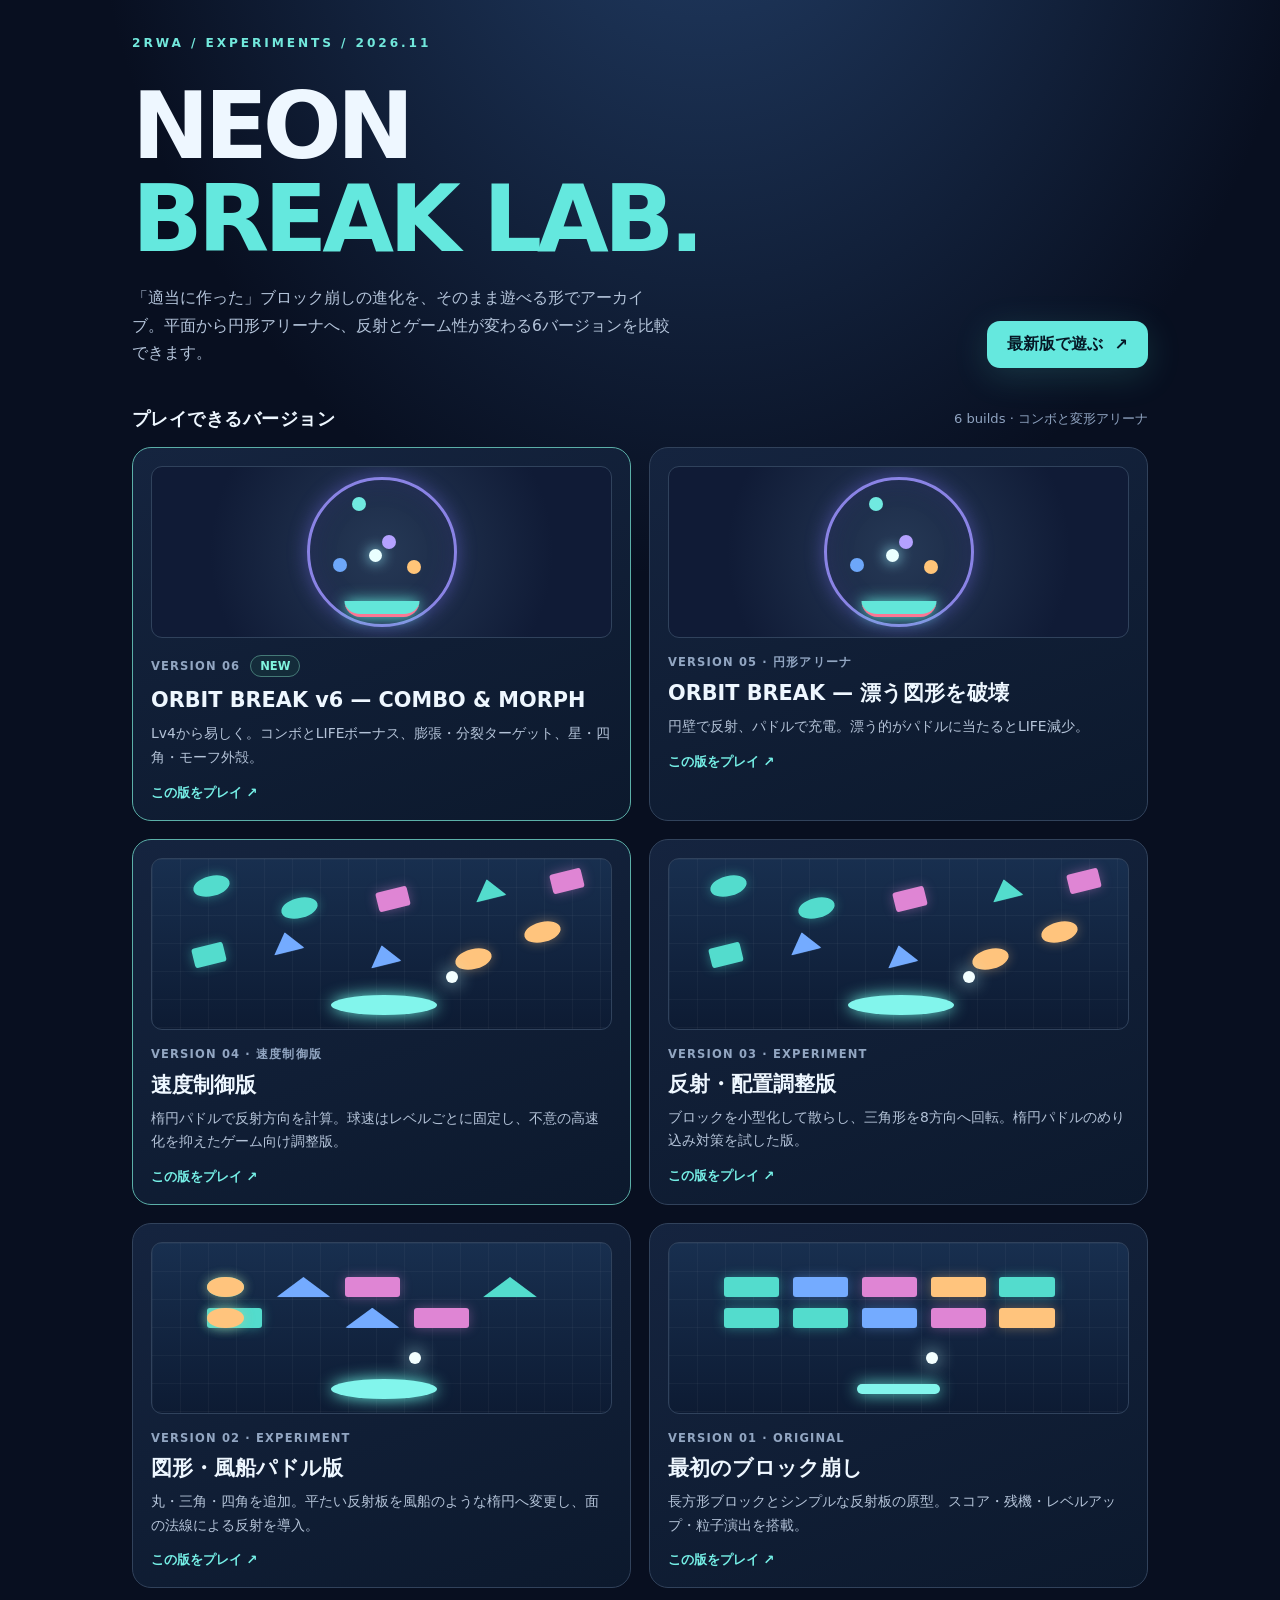
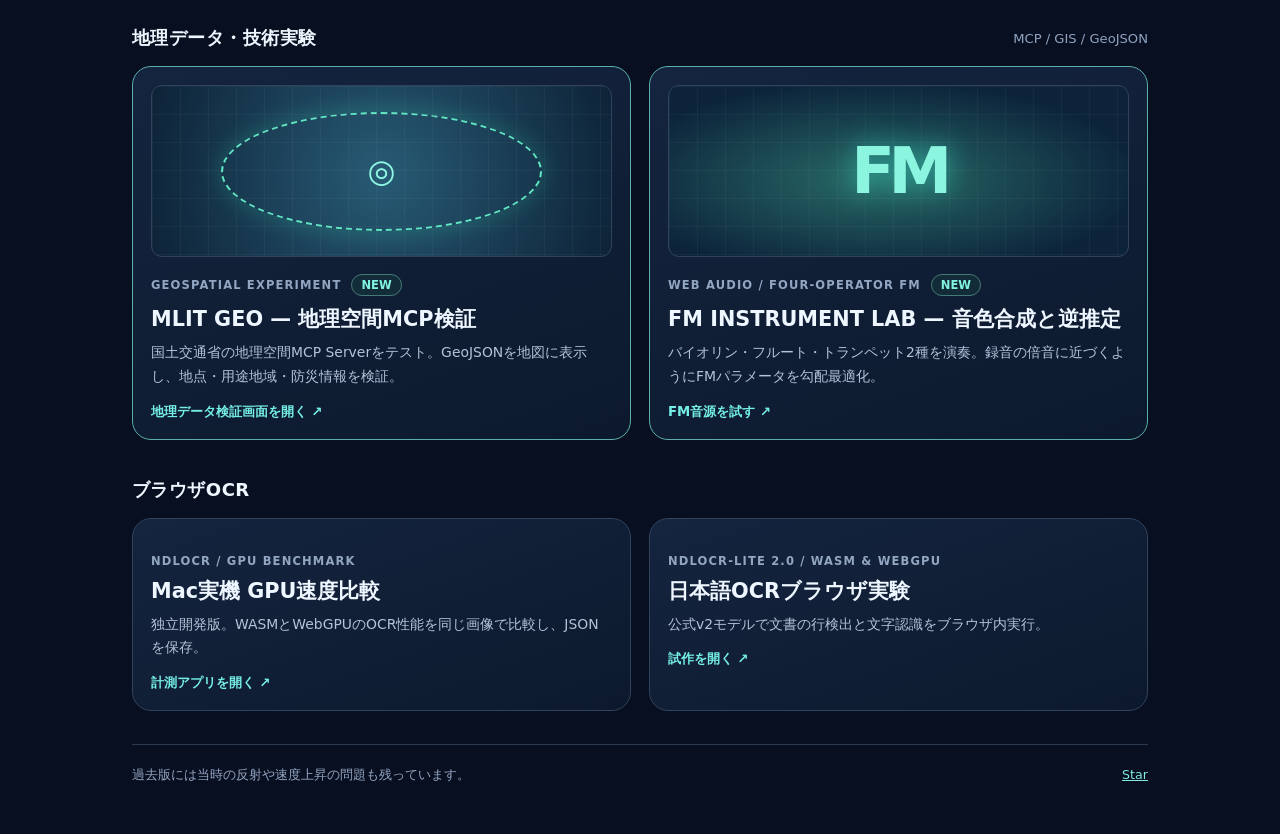
<file: index.html>
<!doctype html>
<html lang="ja">
<head>
<meta charset="utf-8">
<meta name="viewport" content="width=device-width, initial-scale=1">
<meta name="theme-color" content="#080f20">
<title>NEON BREAK LAB | ブロック崩しの実験記録</title>
<style>
:root{color-scheme:dark;font-family:system-ui,-apple-system,BlinkMacSystemFont,"Hiragino Kaku Gothic ProN","Noto Sans JP",sans-serif}
*{box-sizing:border-box}
body{margin:0;min-height:100vh;background:radial-gradient(ellipse 65% 45% at 55% -10%,#24416b,transparent 75%),#080f20;color:#eef7ff}
a{color:inherit}
.wrap{max-width:1100px;margin:auto;padding:36px clamp(18px,4vw,42px) 48px}
.topline{font-size:.76rem;letter-spacing:.24em;font-weight:800;color:#72e8dc;margin-bottom:30px}
header{display:flex;align-items:flex-end;justify-content:space-between;gap:25px;flex-wrap:wrap;margin-bottom:39px}
h1{font-size:clamp(2.8rem,7.5vw,5.8rem);letter-spacing:-.055em;line-height:1;margin:0;font-weight:900}
h1 span{color:#64e8de}
.lead{max-width:540px;line-height:1.8;color:#b4c4da;font-size:.97rem;margin:19px 0 0}
.cta{display:inline-flex;gap:12px;align-items:center;padding:13px 20px;border-radius:13px;background:#65e8de;color:#061826;font-weight:850;text-decoration:none;box-shadow:0 8px 35px #57eade28}
.cta:hover{background:#9ffbf3;transform:translateY(-2px)}
.cta:focus-visible,.tile:focus-visible,.footer a:focus-visible{outline:3px solid #ffe491;outline-offset:4px}
.sectionhead{display:flex;justify-content:space-between;gap:12px;flex-wrap:wrap;align-items:center;margin:8px 0 16px}
h2{font-size:1.13rem;margin:0;letter-spacing:.025em}
.muted{font-size:.82rem;color:#8fa3c0}
.gallery{display:grid;grid-template-columns:repeat(2,minmax(0,1fr));gap:18px}
.tile{display:block;text-decoration:none;border:1px solid #31425b;background:linear-gradient(160deg,#15243f,#0c192d);padding:18px;border-radius:19px;transition:transform .15s ease,border-color .15s ease;min-width:0}
.tile:hover{transform:translateY(-4px);border-color:#66e8df}
.tile.featured{border-color:#5bafa8}
.preview{height:172px;border-radius:11px;position:relative;overflow:hidden;border:1px solid #30425c;background:linear-gradient(#182f4f,#0d1b33)}
.preview:before{content:"";position:absolute;inset:0;background-image:linear-gradient(#ffffff09 1px,transparent 1px),linear-gradient(90deg,#ffffff09 1px,transparent 1px);background-size:28px 28px}
.blocks{position:absolute;inset:0}
.blocks i{display:block;position:absolute;width:12%;height:12%;background:#53dccd;border-radius:3px;box-shadow:0 0 12px #4ce3d26c}
.blocks i:nth-child(6n+2){background:#74abff;box-shadow:0 0 12px #74abff62}
.blocks i:nth-child(6n+3){background:#df85d4;box-shadow:0 0 12px #df85d462}
.blocks i:nth-child(6n+4){background:#ffc47d;box-shadow:0 0 12px #ffc47d62}
.blocks i:nth-child(1){top:20%;left:12%}.blocks i:nth-child(2){top:20%;left:27%}.blocks i:nth-child(3){top:20%;left:42%}.blocks i:nth-child(4){top:20%;left:57%}.blocks i:nth-child(5){top:20%;left:72%}
.blocks i:nth-child(6){top:38%;left:12%}.blocks i:nth-child(7){top:38%;left:27%}.blocks i:nth-child(8){top:38%;left:42%}.blocks i:nth-child(9){top:38%;left:57%}.blocks i:nth-child(10){top:38%;left:72%}
.shapes .blocks i:nth-child(3n+1){border-radius:50%;width:8%;left:calc(12% + (var(--shift,0) * 1%))}
.shapes .blocks i:nth-child(3n+2){clip-path:polygon(50% 0,100% 100%,0 100%)}
.scatter .blocks i{width:7%;height:12%;transform:rotate(-14deg)}
.scatter .blocks i:nth-child(1){top:10%;left:9%}.scatter .blocks i:nth-child(2){top:43%;left:26%}.scatter .blocks i:nth-child(3){top:18%;left:49%}.scatter .blocks i:nth-child(4){top:37%;left:81%}.scatter .blocks i:nth-child(5){top:12%;left:70%}
.scatter .blocks i:nth-child(6){top:51%;left:9%}.scatter .blocks i:nth-child(7){top:23%;left:28%}.scatter .blocks i:nth-child(8){top:51%;left:47%}.scatter .blocks i:nth-child(9){top:7%;left:87%}.scatter .blocks i:nth-child(10){top:53%;left:66%}
.ball{position:absolute;top:64%;left:56%;border-radius:50%;width:12px;height:12px;background:#f3ffff;box-shadow:0 0 18px #bffaff}
.paddle{position:absolute;bottom:11%;left:41%;width:18%;height:10px;background:#82f5ec;border-radius:8px;box-shadow:0 0 16px #6becde}
.shapes .paddle,.scatter .paddle{width:23%;height:20px;bottom:8%;border-radius:50%;left:39%}
.scatter .ball{left:64%;top:66%}
.meta{display:flex;gap:10px;align-items:center;margin-top:17px;font-size:.72rem;color:#92a6c2;font-weight:750;letter-spacing:.1em}
.status{color:#81f4df;border:1px solid #457a77;background:#1b484451;padding:3px 9px;border-radius:100px;letter-spacing:0}
h3{font-size:1.3rem;line-height:1.3;margin:10px 0 8px}
.tile p{color:#b4c3d8;font-size:.87rem;line-height:1.7;margin:0}
.open{display:block;color:#75efe6;font-size:.83rem;font-weight:800;margin-top:14px}
.footer{border-top:1px solid #2d3b52;margin-top:33px;padding-top:20px;display:flex;justify-content:space-between;gap:20px;flex-wrap:wrap;color:#93a5c1;font-size:.79rem;line-height:1.65}
.footer a{color:#82e9e1}
@media(max-width:650px){.gallery{grid-template-columns:1fr}.wrap{padding-top:22px}.preview{height:154px}header{margin-bottom:28px}}
@media(prefers-reduced-motion:reduce){.tile,.cta{transition:none}.tile:hover,.cta:hover{transform:none}}
.orbit-art{position:relative;height:172px;display:grid;place-items:center;overflow:hidden;border:1px solid #30425c;border-radius:11px;background:radial-gradient(circle,#263956,#101b36 70%)}.orbit-ring{width:150px;height:150px;border:3px solid #8a83e5;border-radius:50%;box-shadow:0 0 19px #7469e777,inset 0 0 27px #654bbc2b;position:relative}.orbit-ring::after{content:"";position:absolute;left:42px;top:17px;width:14px;height:14px;border-radius:50%;background:#70e9e0;box-shadow:30px 38px 0 #b4a1ff,55px 63px 0 #ffc478,-19px 61px 0 #6da7f9}.orbit-paddle{position:absolute;bottom:7px;left:50%;width:75px;height:16px;background:#62e6d9;border-radius:0 0 70px 70px;transform:translateX(-50%);border-bottom:3px solid #fd7694;box-shadow:0 0 15px #62e6d9}.orbit-orb{position:absolute;width:13px;height:13px;left:59px;bottom:62px;border-radius:50%;background:#eaffff;box-shadow:0 0 14px #9beefa}
</style>
</head>
<body>
<main class="wrap">
<div class="topline">2RWA / EXPERIMENTS / 2026.11</div>
<header>
 <div>
  <h1>NEON<br><span>BREAK LAB.</span></h1>
  <p class="lead">「適当に作った」ブロック崩しの進化を、そのまま遊べる形でアーカイブ。平面から円形アリーナへ、反射とゲーム性が変わる6バージョンを比較できます。</p>
 </div>
 <a class="cta" href="games/v6-orbit.html">最新版で遊ぶ <span aria-hidden="true">↗</span></a>
</header>
<div class="sectionhead"><h2>プレイできるバージョン</h2><span class="muted">6 builds · コンボと変形アリーナ</span></div>
<section class="gallery" aria-label="過去のブロック崩し一覧">
<a class="tile featured" href="games/v6-orbit.html">
 <div class="orbit-art" aria-hidden="true"><div class="orbit-ring"><span class="orbit-paddle"></span><span class="orbit-orb"></span></div></div>
 <div class="meta">VERSION 06 <span class="status">NEW</span></div>
 <h3>ORBIT BREAK v6 — COMBO &amp; MORPH</h3>
 <p>Lv4から易しく。コンボとLIFEボーナス、膨張・分裂ターゲット、星・四角・モーフ外殻。</p>
 <span class="open">この版をプレイ ↗</span>
</a>
<a class="tile" href="games/v5-orbit.html">
 <div class="orbit-art" aria-hidden="true"><div class="orbit-ring"><span class="orbit-paddle"></span><span class="orbit-orb"></span></div></div>
 <div class="meta">VERSION 05 · 円形アリーナ</div>
 <h3>ORBIT BREAK — 漂う図形を破壊</h3>
 <p>円壁で反射、パドルで充電。漂う的がパドルに当たるとLIFE減少。</p>
 <span class="open">この版をプレイ ↗</span>
</a>

<a class="tile featured" href="games/v4-speed.html">
 <div class="preview shapes scatter" aria-hidden="true"><div class="blocks"><i></i><i></i><i></i><i></i><i></i><i></i><i></i><i></i><i></i><i></i></div><div class="ball"></div><div class="paddle"></div></div>
 <div class="meta">VERSION 04 · 速度制御版</div>
 <h3>速度制御版</h3>
 <p>楕円パドルで反射方向を計算。球速はレベルごとに固定し、不意の高速化を抑えたゲーム向け調整版。</p>
 <span class="open">この版をプレイ ↗</span>
</a>
<a class="tile" href="games/v3-reflections.html">
 <div class="preview shapes scatter" aria-hidden="true"><div class="blocks"><i></i><i></i><i></i><i></i><i></i><i></i><i></i><i></i><i></i><i></i></div><div class="ball"></div><div class="paddle"></div></div>
 <div class="meta">VERSION 03 · EXPERIMENT</div>
 <h3>反射・配置調整版</h3>
 <p>ブロックを小型化して散らし、三角形を8方向へ回転。楕円パドルのめり込み対策を試した版。</p>
 <span class="open">この版をプレイ ↗</span>
</a>
<a class="tile" href="games/v2-shapes.html">
 <div class="preview shapes" aria-hidden="true"><div class="blocks"><i></i><i></i><i></i><i></i><i></i><i></i><i></i><i></i><i></i><i></i></div><div class="ball"></div><div class="paddle"></div></div>
 <div class="meta">VERSION 02 · EXPERIMENT</div>
 <h3>図形・風船パドル版</h3>
 <p>丸・三角・四角を追加。平たい反射板を風船のような楕円へ変更し、面の法線による反射を導入。</p>
 <span class="open">この版をプレイ ↗</span>
</a>
<a class="tile" href="games/v1-classic.html">
 <div class="preview" aria-hidden="true"><div class="blocks"><i></i><i></i><i></i><i></i><i></i><i></i><i></i><i></i><i></i><i></i></div><div class="ball"></div><div class="paddle"></div></div>
 <div class="meta">VERSION 01 · ORIGINAL</div>
 <h3>最初のブロック崩し</h3>
 <p>長方形ブロックとシンプルな反射板の原型。スコア・残機・レベルアップ・粒子演出を搭載。</p>
 <span class="open">この版をプレイ ↗</span>
</a>
</section>
<div class="sectionhead" style="margin-top:38px"><h2>地理データ・技術実験</h2><span class="muted">MCP / GIS / GeoJSON</span></div>
<section class="gallery" aria-label="その他の実験">
<a class="tile featured" href="geo-mcp/index.html">
 <div class="preview" aria-hidden="true" style="display:grid;place-items:center;background:radial-gradient(circle at 50% 52%,#285b75,#0d2237)">
 <div style="position:relative;width:70%;height:70%;border:2px dashed #61e5c3;border-radius:50%;display:grid;place-items:center;color:#8ff7e3;font-size:2rem;box-shadow:0 0 25px #3df8b337">◎</div></div>
 <div class="meta">GEOSPATIAL EXPERIMENT <span class="status">NEW</span></div>
 <h3>MLIT GEO — 地理空間MCP検証</h3>
 <p>国土交通省の地理空間MCP Serverをテスト。GeoJSONを地図に表示し、地点・用途地域・防災情報を検証。</p>
 <span class="open">地理データ検証画面を開く ↗</span>
</a>

<a class="tile featured" href="fm-lab/">
 <div class="preview" aria-hidden="true" style="display:grid;place-items:center;background:radial-gradient(ellipse at 45% 55%,#286a67,#0c233a 75%)">
  <div style="font-size:4rem;font-weight:900;letter-spacing:-.1em;color:#8bf5df;text-shadow:0 0 28px #3ef0d58a">FM</div></div>
 <div class="meta">WEB AUDIO / FOUR-OPERATOR FM <span class="status">NEW</span></div>
 <h3>FM INSTRUMENT LAB — 音色合成と逆推定</h3>
 <p>バイオリン・フルート・トランペット2種を演奏。録音の倍音に近づくようにFMパラメータを勾配最適化。</p>
 <span class="open">FM音源を試す ↗</span>
</a>
</section>
<div class="sectionhead" style="margin-top:38px"><h2>ブラウザOCR</h2></div>
<section class="gallery"><a class="tile" href="ndlocr-gpu/"><div class="meta">NDLOCR / GPU BENCHMARK</div><h3>Mac実機 GPU速度比較</h3><p>独立開発版。WASMとWebGPUのOCR性能を同じ画像で比較し、JSONを保存。</p><span class="open">計測アプリを開く ↗</span></a><a class="tile" href="ndlocr-lite-v2/"><div class="meta">NDLOCR-LITE 2.0 / WASM &amp; WEBGPU</div><h3>日本語OCRブラウザ実験</h3><p>公式v2モデルで文書の行検出と文字認識をブラウザ内実行。</p><span class="open">試作を開く ↗</span></a></section>
<div class="footer"><span>過去版には当時の反射や速度上昇の問題も残っています。</span><a class="github-button" href="https://github.com/2rwa/tmp-202611" data-show-count="true" aria-label="Star on GitHub">Star</a><script defer src="https://buttons.github.io/buttons.js"></script></div>
</main>
</body>
</html>
</file>
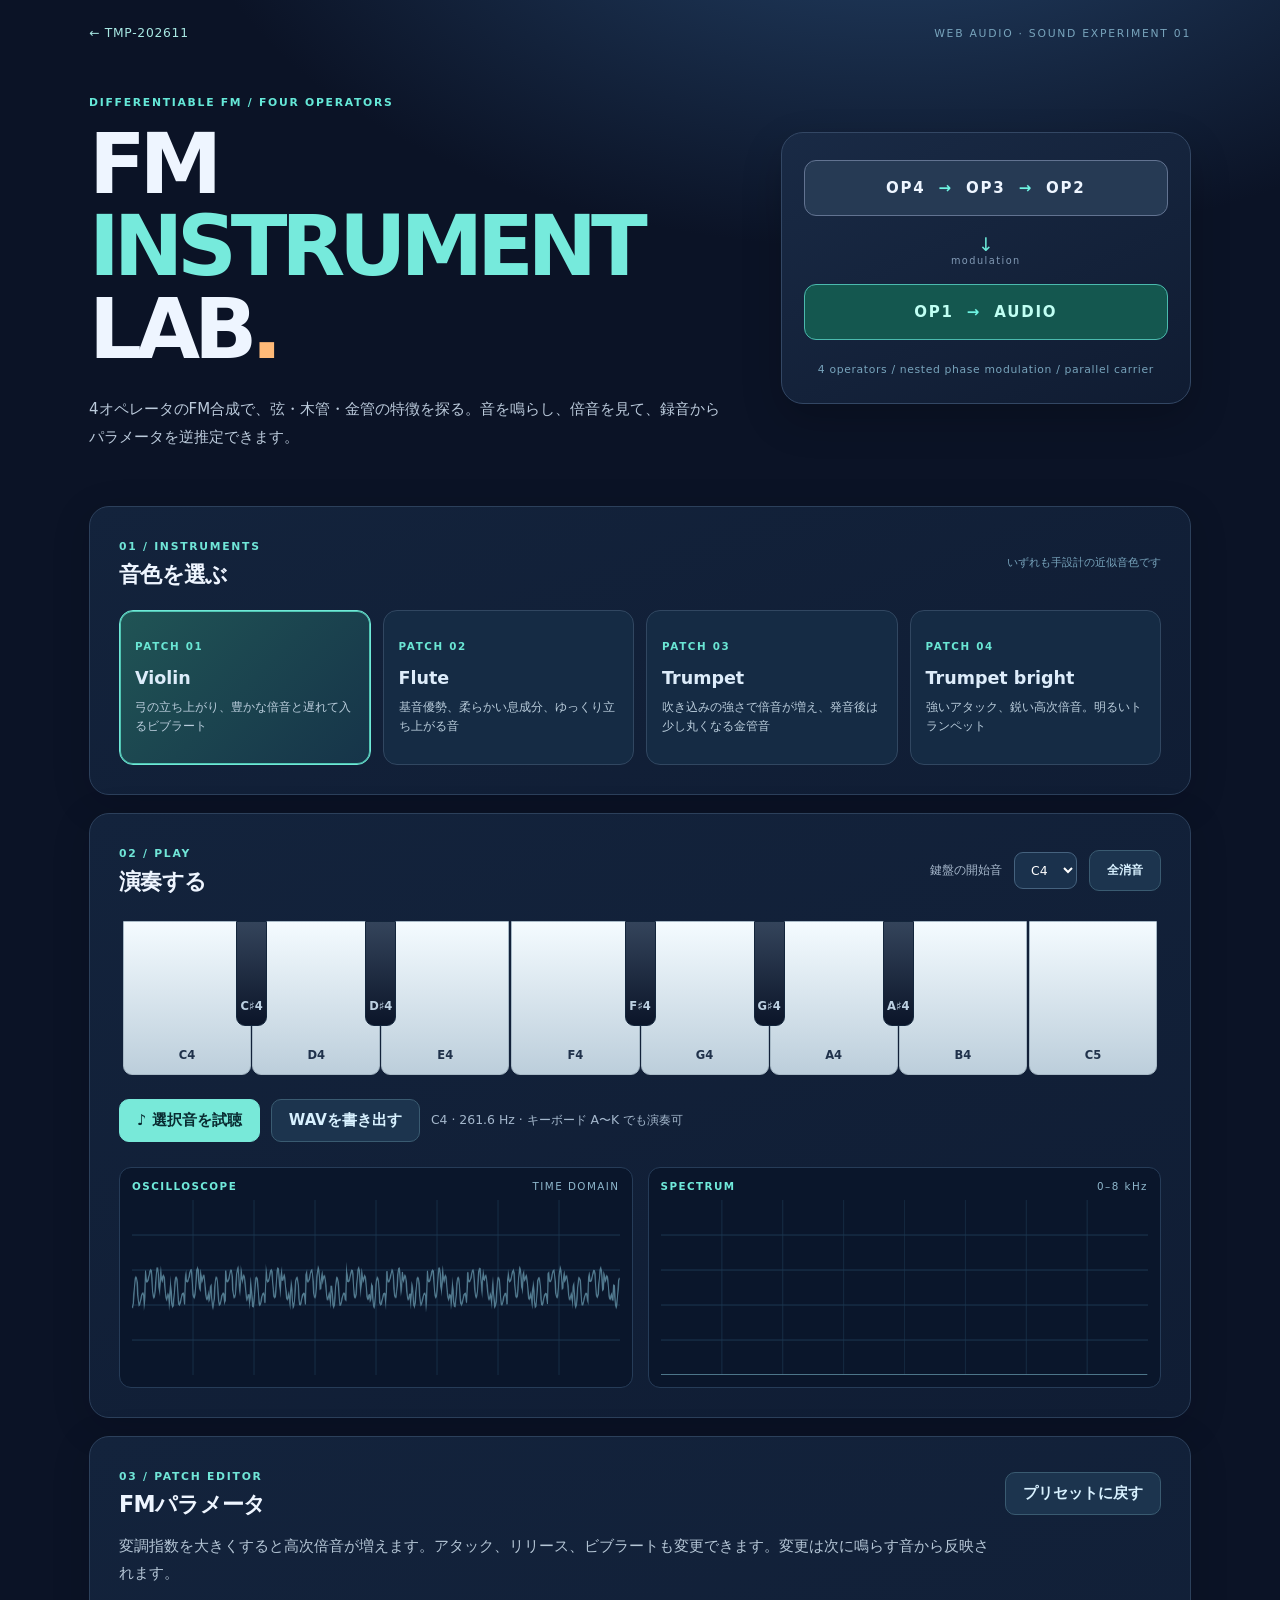
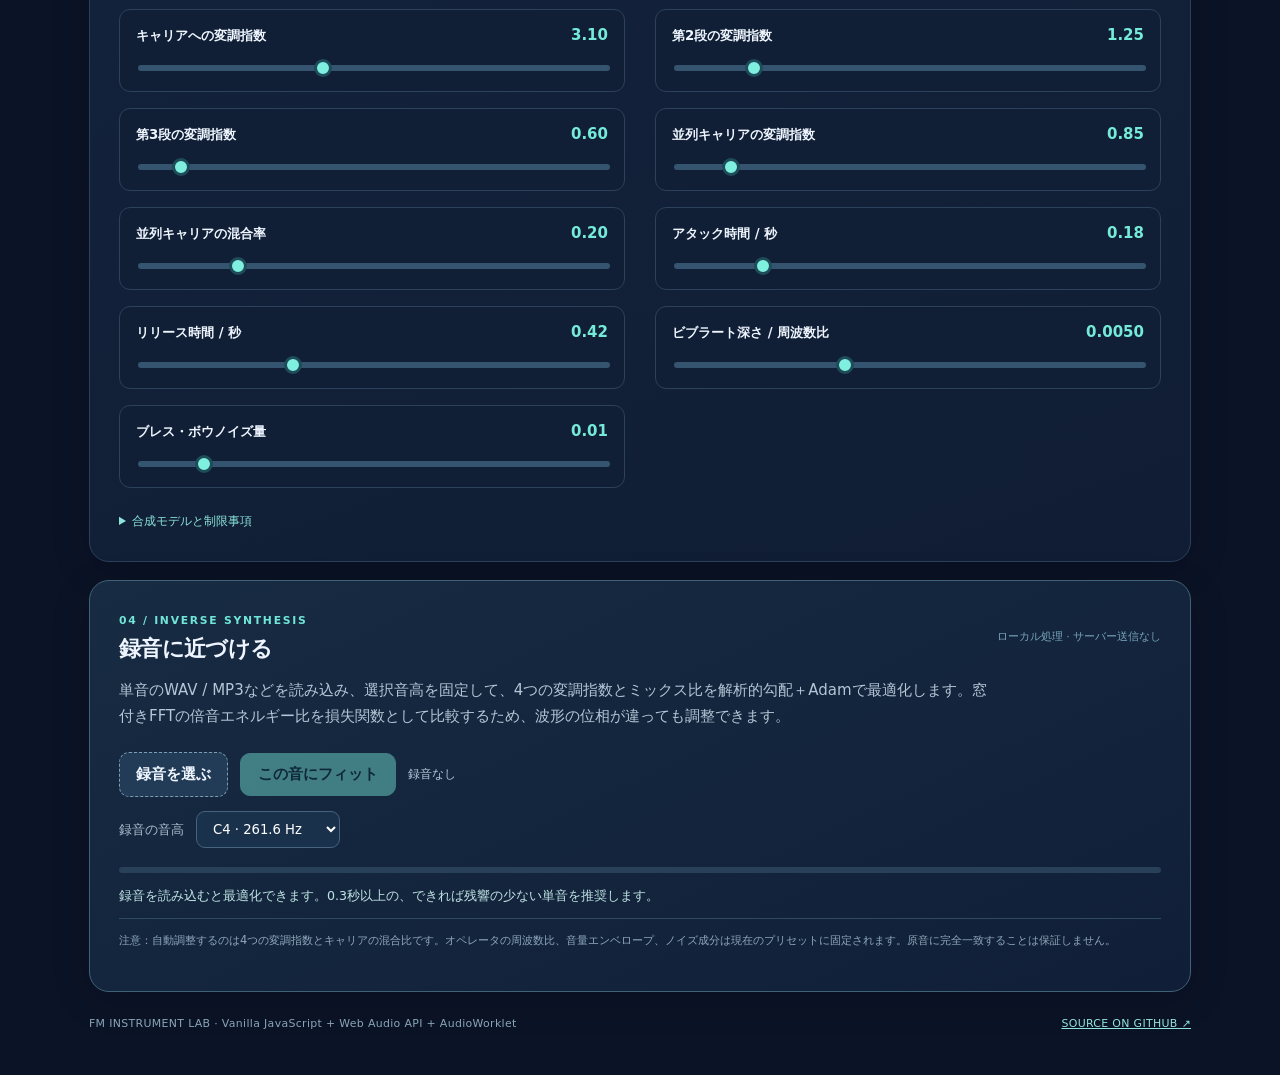
<file: fm-lab/index.html>
<!doctype html>
<html lang="ja">
<head>
<meta charset="utf-8">
<meta name="viewport" content="width=device-width,initial-scale=1">
<meta name="theme-color" content="#0b1326">
<title>FM INSTRUMENT LAB — 4-op FM synthesis</title>
<link rel="stylesheet" href="./style.css">
<script type="module" src="./app.mjs"></script>
</head>
<body>
<div class="shell">
  <header class="hero">
    <nav><a class="back" href="../">← TMP-202611</a><span class="eyebrow">WEB AUDIO · SOUND EXPERIMENT 01</span></nav>
    <div class="hero-grid">
      <div>
        <p class="overline">DIFFERENTIABLE FM / FOUR OPERATORS</p>
        <h1>FM <span>INSTRUMENT</span> LAB<span class="dot">.</span></h1>
        <p class="intro">4オペレータのFM合成で、弦・木管・金管の特徴を探る。音を鳴らし、倍音を見て、録音からパラメータを逆推定できます。</p>
      </div>
      <div class="hero-formula" aria-label="FMの構造">
        <div class="chip">OP4 <span>→</span> OP3 <span>→</span> OP2</div>
        <div class="path">↓ <small>modulation</small></div>
        <div class="chip accent">OP1 <span>→</span> AUDIO</div>
        <div class="legend">4 operators / nested phase modulation / parallel carrier</div>
      </div>
    </div>
  </header>
  <main>
    <section class="panel">
      <div class="panelhead"><div><span class="tag">01 / INSTRUMENTS</span><h2>音色を選ぶ</h2></div><span class="hint">いずれも手設計の近似音色です</span></div>
      <div class="presets" id="presets" role="group" aria-label="音色プリセット"></div>
    </section>
    <section class="panel instrument">
      <div class="panelhead"><div><span class="tag">02 / PLAY</span><h2>演奏する</h2></div><div class="inline-tools"><label for="octave">鍵盤の開始音</label><select id="octave"><option value="48">C3</option><option value="60" selected>C4</option><option value="72">C5</option></select><button id="panic" class="ghost">全消音</button></div></div>
      <div id="keyboard" class="keyboard" aria-label="演奏鍵盤"></div>
      <div class="playline"><button id="demo" class="primary">♪ 選択音を試聴</button><button id="export" class="ghost">WAVを書き出す</button><span id="note-info">C4 · 261.6 Hz · キーボード A〜K でも演奏可</span></div>
      <div class="visuals">
        <div class="monitor"><div class="monitorhead"><strong>OSCILLOSCOPE</strong><span>TIME DOMAIN</span></div><canvas id="scope" width="760" height="190" aria-label="オシロスコープの波形"></canvas></div>
        <div class="monitor"><div class="monitorhead"><strong>SPECTRUM</strong><span>0–8 kHz</span></div><canvas id="spectrum" width="760" height="190" aria-label="周波数スペクトル"></canvas></div>
      </div>
    </section>
    <section class="panel">
      <div class="panelhead"><div><span class="tag">03 / PATCH EDITOR</span><h2>FMパラメータ</h2></div><button id="reset" class="ghost">プリセットに戻す</button></div>
      <p class="section-copy">変調指数を大きくすると高次倍音が増えます。アタック、リリース、ビブラートも変更できます。変更は次に鳴らす音から反映されます。</p>
      <div id="controls" class="controls"></div>
      <details class="math"><summary>合成モデルと制限事項</summary>
        <p>4つのサイン波オペレータの位相を入れ子状に変調し、2系統のキャリアを混合します。指数は時間減衰し、ADSRに近い音量エンベロープとビブラートを使用します。弓・息・金管の物理モデリングではなく、FMでそれらの特徴を近似しています。</p>
      </details>
    </section>
    <section class="panel fit-panel">
      <div class="panelhead"><div><span class="tag">04 / INVERSE SYNTHESIS</span><h2>録音に近づける</h2></div><span class="hint">ローカル処理 · サーバー送信なし</span></div>
      <p class="section-copy">単音のWAV / MP3などを読み込み、選択音高を固定して、4つの変調指数とミックス比を解析的勾配＋Adamで最適化します。窓付きFFTの倍音エネルギー比を損失関数として比較するため、波形の位相が違っても調整できます。</p>
      <div class="fit-row"><label class="upload" for="target">録音を選ぶ <input type="file" accept="audio/*" id="target"></label><button class="primary" id="fit" disabled>この音にフィット</button><span id="target-name" class="filename">録音なし</span></div>
      <div class="fit-row secondary"><label for="target-note">録音の音高</label><select id="target-note"></select><audio id="target-audio" controls preload="none" hidden></audio></div>
      <div class="progress"><div id="progress-fill"></div></div>
      <p id="fit-status" role="status" aria-live="polite">録音を読み込むと最適化できます。0.3秒以上の、できれば残響の少ない単音を推奨します。</p>
      <p class="caveat">注意：自動調整するのは4つの変調指数とキャリアの混合比です。オペレータの周波数比、音量エンベロープ、ノイズ成分は現在のプリセットに固定されます。原音に完全一致することは保証しません。</p>
    </section>
  </main>
  <footer><span>FM INSTRUMENT LAB · Vanilla JavaScript + Web Audio API + AudioWorklet</span><a href="https://github.com/2rwa/tmp-202611/tree/main/fm-lab">SOURCE ON GITHUB ↗</a></footer>
</div>
</body>
</html>
</file>
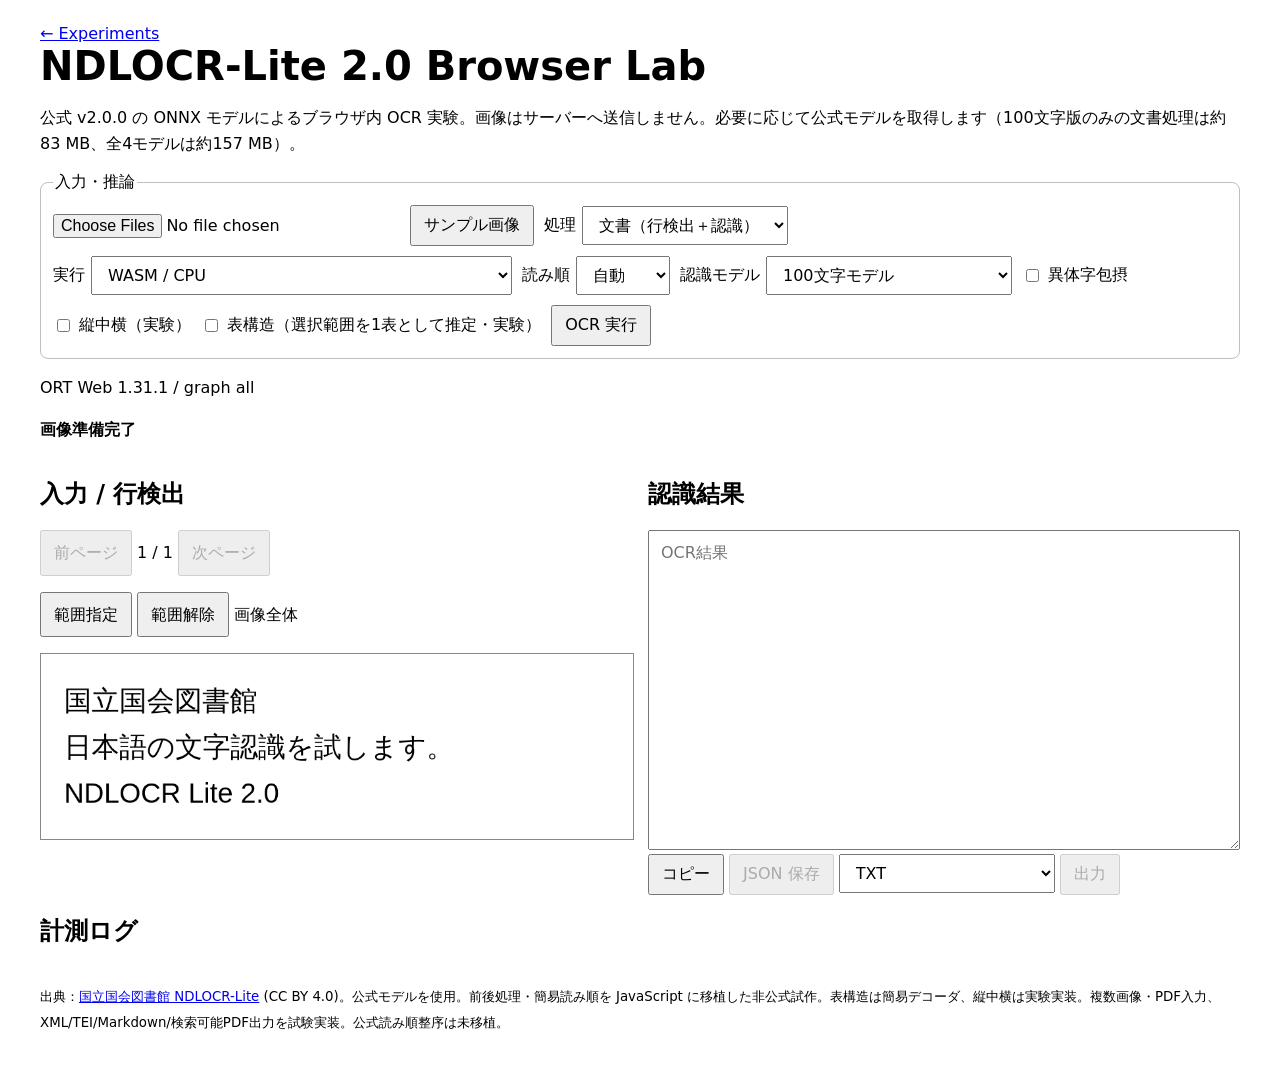
<file: ndlocr-lite-v2/index.html>
<!doctype html>
<html lang="ja"><meta charset="utf-8"><meta name="viewport" content="width=device-width,initial-scale=1">
<title>NDLOCR-Lite 2.0 Browser Lab</title>
<style>
:root{color-scheme:light dark;font:16px system-ui,sans-serif}body{max-width:1200px;margin:auto;padding:24px}h1{margin:0 0 8px;font-size:clamp(1.5rem,4vw,2.5rem)}p{line-height:1.6}button,input,select,textarea{font:inherit}button,select{padding:8px 12px}button{cursor:pointer}button:disabled{cursor:wait}#crop[aria-pressed=true]{outline:3px solid #0284c7}fieldset{border:1px solid #8888;border-radius:8px;display:flex;gap:10px;flex-wrap:wrap;align-items:center;margin:16px 0;padding:12px}label{display:flex;align-items:center;gap:6px}.panes{display:grid;grid-template-columns:minmax(0,1fr) minmax(0,1fr);gap:16px}canvas{display:block;max-width:100%;height:auto;background:#fff;border:1px solid #888}textarea{box-sizing:border-box;width:100%;min-height:320px;padding:12px;resize:vertical}pre{white-space:pre-wrap;overflow-wrap:anywhere;font-size:12px;max-height:220px;overflow:auto}#status{font-weight:bold}small{line-height:1.5}#table-preview{overflow:auto}#table-preview table{border-collapse:collapse;margin-top:12px}#table-preview td{border:1px solid #888;padding:6px} @media(max-width:750px){.panes{grid-template-columns:1fr}body{padding:12px}}
.edit-row{display:grid;grid-template-columns:5.5em minmax(0,1fr) auto;gap:6px;margin:8px 0;align-items:center}.edit-row textarea{min-height:0;padding:6px}.edit-row button{font-size:.8rem;padding:5px}#editor-panel{margin-top:16px}#editor-panel summary{cursor:pointer;font-weight:bold}</style>
<a href="../">← Experiments</a><h1>NDLOCR-Lite 2.0 Browser Lab</h1>
<p>公式 v2.0.0 の ONNX モデルによるブラウザ内 OCR 実験。画像はサーバーへ送信しません。必要に応じて公式モデルを取得します（100文字版のみの文書処理は約83 MB、全4モデルは約157 MB）。</p>
<fieldset><legend>入力・推論</legend><input id="file" type="file" accept="image/*,application/pdf,.pdf,.tif,.tiff,.jp2,.j2k,.j2c,.jpc" multiple><button id="sample">サンプル画像</button><label>処理 <select id="mode"><option value="page">文書（行検出＋認識）</option><option value="line">1行画像（認識のみ）</option></select></label><label>実行 <select id="ep"><option value="wasm">WASM / CPU</option><option value="webgpu">WebGPU + WASM</option><option value="webgpu-rec">DEIM WASM / PARSeq WebGPU</option><option value="webgpu-det">DEIM WebGPU / PARSeq WASM（Mac実測推奨）</option></select></label><label>読み順 <select id="order"><option value="auto">自動</option><option value="horizontal">横書き</option><option value="vertical">縦書き</option></select></label><label>認識モデル <select id="cascade"><option value="simple">100文字モデル</option><option value="cascade">自動カスケード 30/50/100</option></select></label><label><input type="checkbox" id="normalize-variants">異体字包摂</label><label><input type="checkbox" id="enable-tcy">縦中横（実験）</label><label><input type="checkbox" id="table-structure">表構造（選択範囲を1表として推定・実験）</label><button id="run" disabled>OCR 実行</button></fieldset>
<p id="runtime-info"></p><p id="status" role="status" data-state="idle">初期化前</p>
<div class="panes"><section><h2>入力 / 行検出</h2><p><button id="page-prev" disabled>前ページ</button> <span id="page-info">0 / 0</span> <button id="page-next" disabled>次ページ</button></p><p><button id="crop" aria-pressed="false">範囲指定</button> <button id="crop-clear">範囲解除</button> <span id="crop-info">画像全体</span></p><canvas id="preview" width="640" height="160"></canvas></section><section><h2>認識結果</h2><textarea id="result" readonly aria-label="認識結果" placeholder="OCR結果"></textarea><button id="copy">コピー</button> <button id="save" disabled>JSON 保存</button> <select id="export-format" aria-label="出力形式"><option value="txt">TXT</option><option value="html">HTML</option><option value="xml">NDL XML</option><option value="tei">TEI XML</option><option value="markdown">Markdown</option><option value="pdf">検索可能PDF</option><option value="daisy">テキストDAISY 3 (ZIP)</option></select> <button id="export" disabled>出力</button><div id="table-preview"></div><details id="editor-panel" hidden><summary>認識結果を訂正</summary><p>行単位で本文を訂正できます。表セルは別に訂正できます。元の認識と座標は保持します。</p><p id="edit-status" role="status"></p><h3>本文</h3><div id="line-editor"></div><h3 id="cell-editor-heading">表セル</h3><div id="cell-editor"></div></details></section></div>
<h2>計測ログ</h2><pre id="log"></pre>
<p><small>出典：<a href="https://github.com/ndl-lab/ndlocr-lite">国立国会図書館 NDLOCR-Lite</a> (CC BY 4.0)。公式モデルを使用。前後処理・簡易読み順を JavaScript に移植した非公式試作。表構造は簡易デコーダ、縦中横は実験実装。複数画像・PDF入力、XML/TEI/Markdown/検索可能PDF出力を試験実装。公式読み順整序は未移植。</small></p>
<script type="module" src="./app.mjs?v=14"></script></html>
</file>
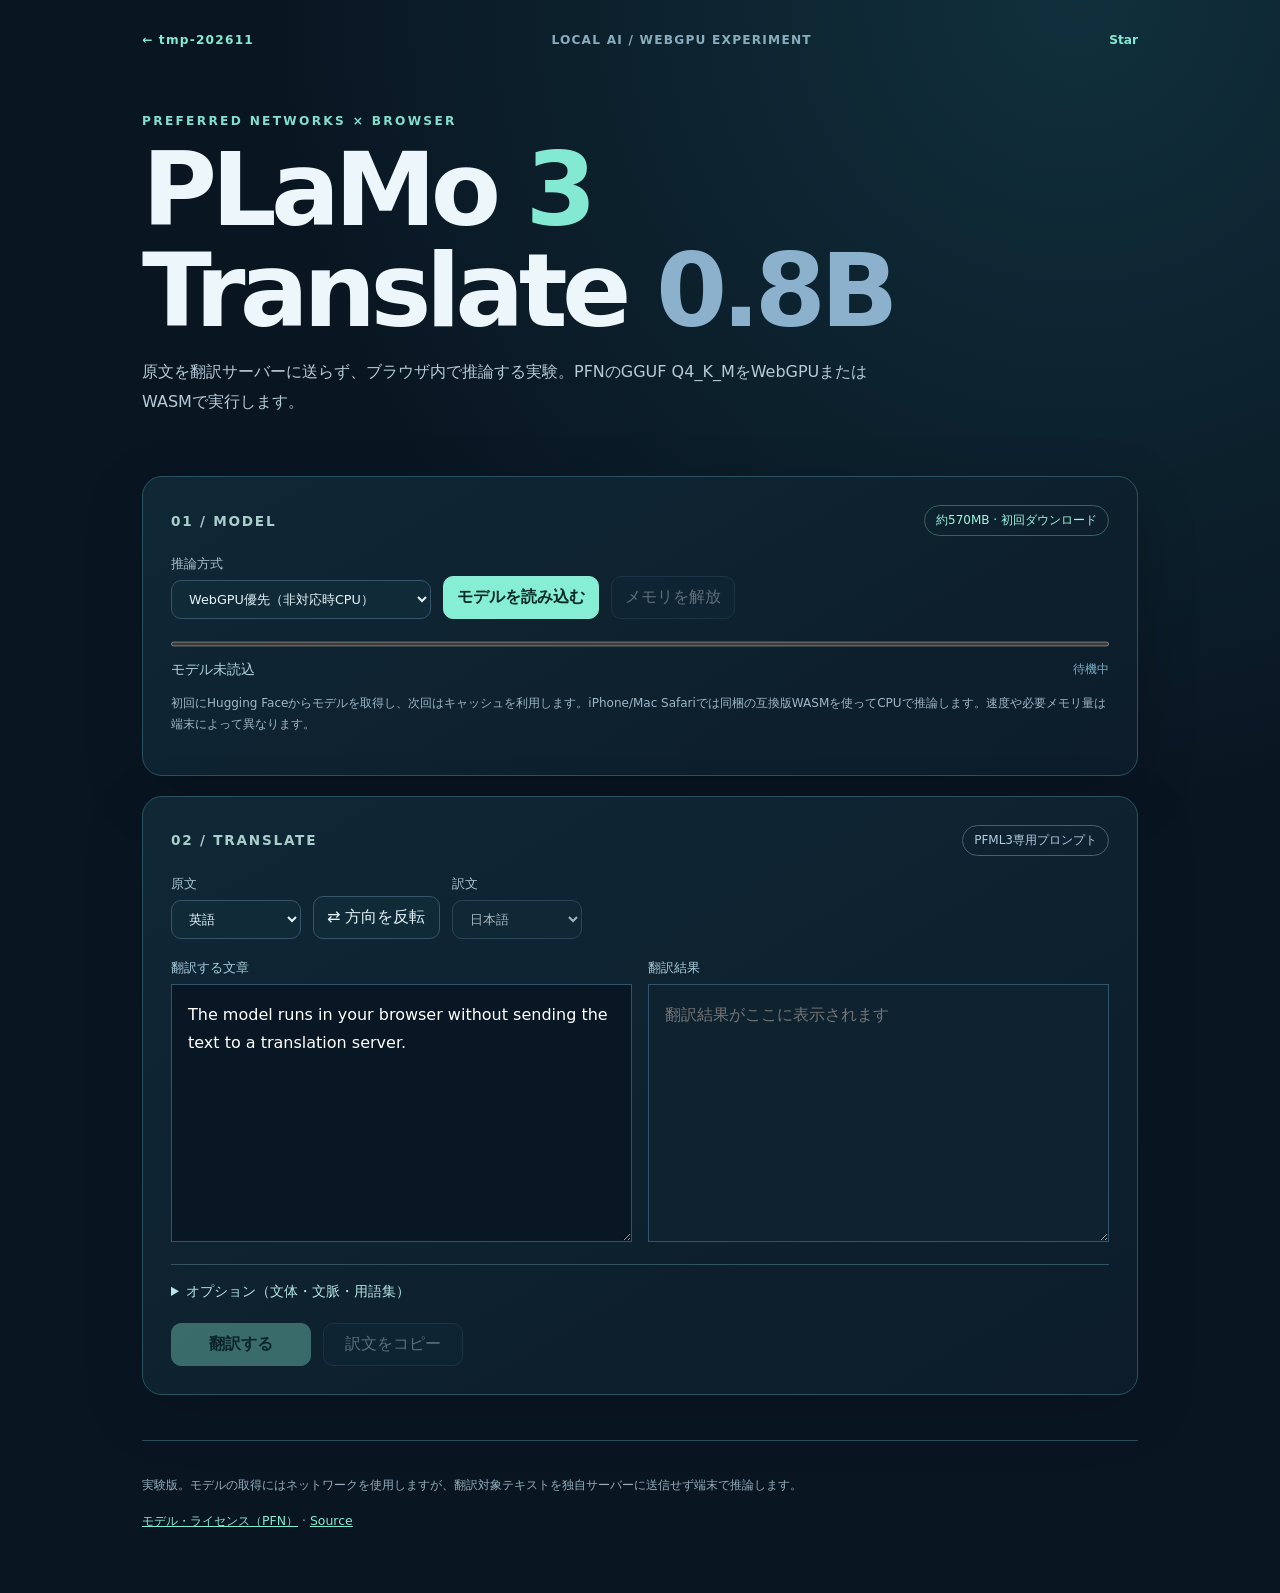
<file: translate/index.html>
<!doctype html>
<html lang="ja"><head><meta charset="utf-8"><meta name="viewport" content="width=device-width, initial-scale=1">
<meta name="theme-color" content="#091622"><title>PLaMo 3 Translate 0.8B | Browser Lab</title>
<link rel="stylesheet" href="./style.css"><script type="module" src="./app.js"></script></head>
<body><main class="wrap">
<nav><a href="../">← tmp-202611</a><span>LOCAL AI / WEBGPU EXPERIMENT</span><div class="github-star"><a class="github-button" href="https://github.com/2rwa/tmp-202611" data-show-count="true" aria-label="Star on GitHub">Star</a></div></nav>
<header><p class="eyebrow">PREFERRED NETWORKS × BROWSER</p><h1>PLaMo <em>3</em><br>Translate <span>0.8B</span></h1>
<p class="lede">原文を翻訳サーバーに送らず、ブラウザ内で推論する実験。PFNのGGUF Q4_K_MをWebGPUまたはWASMで実行します。</p></header>
<section class="card" aria-labelledby="setup-title"><div class="heading"><h2 id="setup-title">01 / MODEL</h2><span class="pill">約570MB · 初回ダウンロード</span></div>
<div class="toolbar"><label>推論方式<select id="backend"><option value="auto">WebGPU優先（非対応時CPU）</option><option value="cpu">CPU / WASM固定</option></select></label>
<button class="primary" id="load">モデルを読み込む</button><button id="unload" disabled>メモリを解放</button></div>
<progress id="progress" value="0" max="100" aria-label="ダウンロード進捗"></progress>
<div class="subline"><span id="status" role="status" aria-live="polite" data-state="idle">モデル未読込</span><small id="progressText">待機中</small></div>
<p class="note">初回にHugging Faceからモデルを取得し、次回はキャッシュを利用します。iPhone/Mac Safariでは同梱の互換版WASMを使ってCPUで推論します。速度や必要メモリ量は端末によって異なります。</p></section>
<section class="card" aria-labelledby="translate-title"><div class="heading"><h2 id="translate-title">02 / TRANSLATE</h2><span class="pill neutral">PFML3専用プロンプト</span></div>
<div class="languages"><label>原文<select id="sourceLang"><option value="en">英語</option><option value="ja">日本語</option></select></label>
<button id="swap">⇄ 方向を反転</button><label>訳文<select id="targetLang" disabled><option value="ja">日本語</option><option value="en">英語</option></select></label></div>
<div class="columns"><div><label for="source">翻訳する文章</label><textarea id="source" rows="8" spellcheck="false">The model runs in your browser without sending the text to a translation server.</textarea></div>
<div><label for="result">翻訳結果</label><textarea id="result" rows="8" readonly placeholder="翻訳結果がここに表示されます"></textarea></div></div>
<details><summary>オプション（文体・文脈・用語集）</summary><div class="options">
<label>日本語の文体<select id="form"><option value="polite">です・ます調</option><option value="plain">だ・である調</option></select></label>
<label>補足文脈<textarea id="context" rows="2" placeholder="例：技術文書の説明です"></textarea></label>
<label>用語集（一行に 原語=訳語）<textarea id="glossary" rows="3" placeholder="WebGPU=WebGPU"></textarea></label></div></details>
<div class="actions"><button id="translate" class="primary" disabled>翻訳する</button><button id="copy" disabled>訳文をコピー</button><span id="stats" aria-live="polite"></span></div>
</section><footer><p>実験版。モデルの取得にはネットワークを使用しますが、翻訳対象テキストを独自サーバーに送信せず端末で推論します。</p><a href="https://huggingface.co/pfnet/plamo-3-translate-0.8b-GGUF">モデル・ライセンス（PFN）</a> · <a href="https://github.com/2rwa/tmp-202611">Source</a></footer>
<script defer src="https://buttons.github.io/buttons.js"></script></main></body></html>
</file>
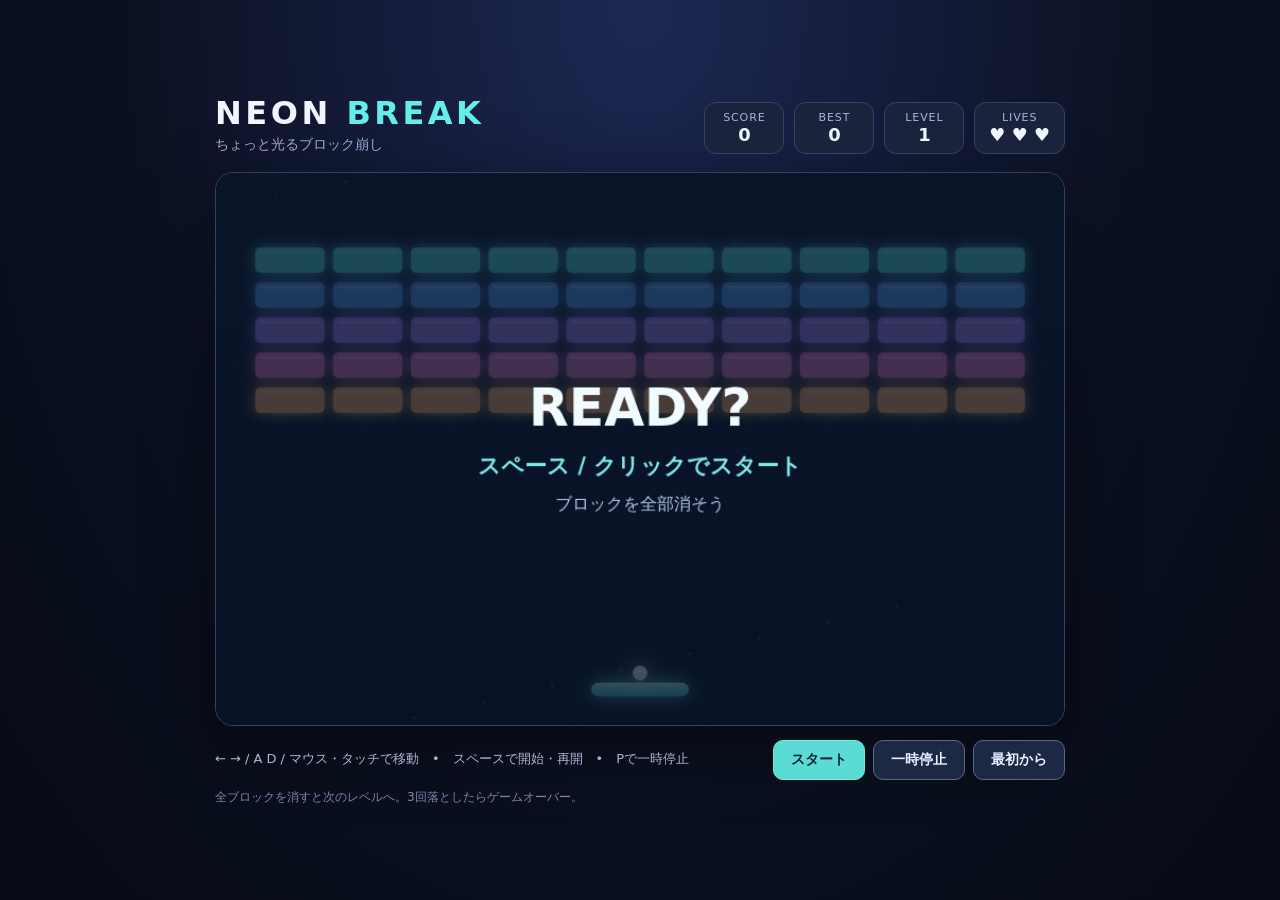
<file: games/v1-classic.html>
<!doctype html>
<html lang="ja">
<head>
  <meta charset="utf-8">
  <meta name="viewport" content="width=device-width, initial-scale=1">
  <meta name="theme-color" content="#0b1020">
  <title>NEON BREAK — ブロック崩し</title>
  <style>
    :root { color-scheme: dark; font-family: system-ui, -apple-system, BlinkMacSystemFont, "Hiragino Kaku Gothic ProN", "Noto Sans JP", sans-serif; }
    * { box-sizing: border-box; }
    body { margin: 0; min-height: 100vh; display: grid; place-items: center; padding: 22px 14px; color: #f1f5ff; background: radial-gradient(ellipse at 50% 0%, #1d2854 0%, #0b1020 58%, #070b16 100%); }
    .shell { width: min(100%, 850px); }
    header { display: flex; align-items: end; justify-content: space-between; flex-wrap: wrap; gap: 10px; margin: 0 0 18px; }
    h1 { margin: 0; font-size: clamp(1.35rem, 4vw, 2rem); letter-spacing: .11em; font-weight: 850; }
    h1 span { color: #63eeeb; }
    .subtitle { margin: 4px 0 0; color: #9caad0; font-size: .85rem; }
    .scores { display: flex; gap: 10px; }
    .score { background: #19233c; padding: 8px 14px; border: 1px solid #354263; border-radius: 12px; min-width: 80px; text-align: center; }
    .score small { display: block; color: #a7b7d7; font-size: .69rem; letter-spacing: .08em; }
    .score strong { font-variant-numeric: tabular-nums; font-size: 1.12rem; }
    .frame { border: 1px solid #344363; border-radius: 18px; overflow: hidden; background: #0d1529; box-shadow: 0 20px 72px #0006, inset 0 0 0 1px #ffffff0b; }
    canvas { width: 100%; aspect-ratio: 800 / 520; height: auto; display: block; touch-action: none; cursor: crosshair; }
    .bar { display: flex; align-items: center; gap: 10px; flex-wrap: wrap; justify-content: space-between; margin-top: 14px; }
    .hint { color: #aab8d7; font-size: .81rem; line-height: 1.6; }
    .controls { display: flex; gap: 8px; }
    button { appearance: none; border: 1px solid #586889; padding: 10px 17px; background: #1d2944; color: #e9f1ff; border-radius: 10px; font-weight: 720; font-size: .86rem; cursor: pointer; }
    button:hover { background: #283857; }
    button.primary { border-color: #77e9de; background: #5adbd4; color: #092331; }
    button.primary:hover { background: #8ff8ed; }
    button:focus-visible { outline: 3px solid #f6d886; outline-offset: 3px; }
    .footer { margin-top: 9px; color: #7989ac; font-size: .76rem; }
    @media (max-width: 620px) { .score { min-width: 70px; padding: 6px 9px; } header { align-items: start; } .bar { justify-content: center; } .hint { text-align: center; width: 100%; } .footer { text-align: center; } }
  </style>
</head>
<body>
  <main class="shell">
    <header>
      <div><h1>NEON <span>BREAK</span></h1><p class="subtitle">ちょっと光るブロック崩し</p></div>
      <div class="scores">
        <div class="score"><small>SCORE</small><strong id="score">0</strong></div>
        <div class="score"><small>BEST</small><strong id="best">0</strong></div>
        <div class="score"><small>LEVEL</small><strong id="level">1</strong></div>
        <div class="score"><small>LIVES</small><strong id="lives">♥ ♥ ♥</strong></div>
      </div>
    </header>
    <div class="frame"><canvas id="game" width="800" height="520" role="img" aria-label="ブロック崩しのゲーム画面。左右キー、マウス、タッチでパドルを操作します。"></canvas></div>
    <div class="bar">
      <div class="hint">← → / A D / マウス・タッチで移動　•　スペースで開始・再開　•　Pで一時停止</div>
      <div class="controls"><button class="primary" id="start">スタート</button><button id="pause">一時停止</button><button id="reset">最初から</button></div>
    </div>
    <div class="footer">全ブロックを消すと次のレベルへ。3回落としたらゲームオーバー。</div>
  </main>
  <script>
  (() => {
    'use strict';
    const canvas = document.querySelector('#game');
    const ctx = canvas.getContext('2d');
    const W = canvas.width, H = canvas.height;
    const els = Object.fromEntries(['score','best','level','lives','start','pause','reset'].map(id => [id, document.getElementById(id)]));
    const colors = ['#54e7de','#57a8ff','#a68cff','#ec83c9','#ffb86f','#f6db82','#7fe6a6'];
    const clamp = (x,a,b) => Math.max(a,Math.min(b,x));
    let best = 0;
    try { best = Number(localStorage.getItem('neonBreakBest')) || 0; } catch (_) {}
    let score=0,level=1,lives=3,state='ready', last=0;
    let left=false,right=false,pointerX=null;
    let particles=[], trails=[];
    const paddle={x:354,y:480,w:92,h:13};
    const ball={x:400,y:467,vx:180,vy:-330,r:7};
    let bricks=[];
    const stars=Array.from({length:48},(_,i)=>({x:(i*173+57)%W,y:(i*101+23)%H,r:i%5===0?1.3:0.75}));

    function syncUI(){
      els.score.textContent=score.toLocaleString('ja-JP');
      els.best.textContent=best.toLocaleString('ja-JP');
      els.level.textContent=level;
      els.lives.textContent='♥ '.repeat(lives).trim() || '—';
      els.start.textContent=state==='playing'?'プレイ中':state==='paused'?'再開':state==='ready'?'スタート':'もう一度';
      els.pause.textContent=state==='paused'?'再開':'一時停止';
    }
    function newBricks(){
      bricks=[];
      const cols=10, rows=Math.min(4+level,7), gap=8, margin=37, bw=(W-margin*2-gap*(cols-1))/cols, bh=24;
      for(let r=0;r<rows;r++) for(let c=0;c<cols;c++) {
        const hp=level>=3&&r===0?2:1;
        bricks.push({x:margin+c*(bw+gap),y:70+r*(bh+9),w:bw,h:bh,hp,maxHp:hp,color:colors[r%colors.length]});
      }
    }
    function resetBall(){
      paddle.x=(W-paddle.w)/2;
      ball.x=paddle.x+paddle.w/2; ball.y=paddle.y-ball.r-2;
      const speed=Math.min(360+level*24,505);
      ball.vx=speed*.48*(Math.random()>.5?1:-1);ball.vy=-Math.sqrt(speed*speed-ball.vx*ball.vx);
      trails=[];
    }
    function restart(){score=0;level=1;lives=3;particles=[];state='ready';newBricks();resetBall();syncUI();}
    function nextLevel(){level++;newBricks();resetBall();state='ready';syncUI();}
    function start(){
      if(state==='playing')return;
      if(state==='gameover'||state==='won')restart();
      state='playing';syncUI();
    }
    function togglePause(){
      if(state==='playing')state='paused'; else if(state==='paused')state='playing'; else if(state==='ready')state='playing';
      syncUI();
    }
    function addScore(points){
      score+=points;
      if(score>best){best=score;try{localStorage.setItem('neonBreakBest',String(best));}catch(_){}}
      syncUI();
    }
    function pop(x,y,color,n=9){
      for(let i=0;i<n;i++){const a=Math.random()*Math.PI*2,v=45+Math.random()*135;
        particles.push({x,y,vx:Math.cos(a)*v,vy:Math.sin(a)*v,t:0,life:.35+Math.random()*.35,color});}
    }
    function circleRect(b,r){const cx=clamp(b.x,r.x,r.x+r.w),cy=clamp(b.y,r.y,r.y+r.h);const dx=b.x-cx,dy=b.y-cy;return dx*dx+dy*dy<b.r*b.r;}
    function update(dt){
      if(pointerX!==null){paddle.x+=(clamp(pointerX-paddle.w/2,5,W-paddle.w-5)-paddle.x)*Math.min(1,dt*18);}
      else {const dir=(right?1:0)-(left?1:0);paddle.x=clamp(paddle.x+dir*580*dt,5,W-paddle.w-5);}
      particles=particles.filter(p=>p.t<p.life);
      for(const p of particles){p.t+=dt;p.x+=p.vx*dt;p.y+=p.vy*dt;p.vy+=160*dt;}
      if(state!=='playing'){
        if(state==='ready'){ball.x=paddle.x+paddle.w/2;ball.y=paddle.y-ball.r-2;}
        return;
      }
      const steps=Math.max(1,Math.ceil(dt/(1/180))),s=dt/steps;
      for(let j=0;j<steps;j++){
        const prevX=ball.x,prevY=ball.y;
        ball.x+=ball.vx*s;ball.y+=ball.vy*s;
        if(ball.x-ball.r<8){ball.x=8+ball.r;ball.vx=Math.abs(ball.vx);}
        if(ball.x+ball.r>W-8){ball.x=W-8-ball.r;ball.vx=-Math.abs(ball.vx);}
        if(ball.y-ball.r<8){ball.y=8+ball.r;ball.vy=Math.abs(ball.vy);}
        if(ball.vy>0&&circleRect(ball,paddle)&&prevY+ball.r<=paddle.y+9){
          ball.y=paddle.y-ball.r-.1;
          let speed=Math.min(Math.hypot(ball.vx,ball.vy)*1.015,720);
          const frac=clamp((ball.x-(paddle.x+paddle.w/2))/(paddle.w/2),-1,1);
          ball.vx=speed*Math.sin(frac*1.13);
          ball.vy=-Math.abs(speed*Math.cos(frac*1.13));
          pop(ball.x,paddle.y,'#69f4e9',5);
        }
        for(let i=bricks.length-1;i>=0;i--){
          const b=bricks[i];if(!circleRect(ball,b))continue;
          const priorOutsideX=prevX+ball.r<=b.x||prevX-ball.r>=b.x+b.w;
          const priorOutsideY=prevY+ball.r<=b.y||prevY-ball.r>=b.y+b.h;
          if(priorOutsideX&&!priorOutsideY)ball.vx*=-1;
          else if(priorOutsideY&&!priorOutsideX)ball.vy*=-1;
          else {
            const ox=Math.min(Math.abs(ball.x+ball.r-b.x),Math.abs(b.x+b.w-(ball.x-ball.r)));
            const oy=Math.min(Math.abs(ball.y+ball.r-b.y),Math.abs(b.y+b.h-(ball.y-ball.r)));
            if(ox<oy)ball.vx*=-1;else ball.vy*=-1;
          }
          b.hp--;addScore(b.hp===0?10*level:5*level);pop(ball.x,ball.y,b.color,b.hp===0?11:5);
          if(b.hp<=0)bricks.splice(i,1);
          break;
        }
        if(ball.y-ball.r>H){
          lives--;pop(ball.x,H-10,'#ff849b',20);
          if(lives<=0){state='gameover';}
          else {state='ready';resetBall();}
          syncUI();break;
        }
        if(bricks.length===0){addScore(100*level);nextLevel();break;}
      }
      trails.push({x:ball.x,y:ball.y,t:0});if(trails.length>12)trails.shift();
      for(const t of trails)t.t+=dt;
    }
    function roundRect(x,y,w,h,r){ctx.beginPath();ctx.roundRect(x,y,w,h,r);}
    function draw(){
      const bg=ctx.createLinearGradient(0,0,0,H);bg.addColorStop(0,'#101c36');bg.addColorStop(1,'#0a1427');ctx.fillStyle=bg;ctx.fillRect(0,0,W,H);
      ctx.strokeStyle='#29416938';ctx.lineWidth=1;
      for(let x=20;x<W;x+=40){ctx.beginPath();ctx.moveTo(x,0);ctx.lineTo(x,H);ctx.stroke();}
      for(let y=20;y<H;y+=40){ctx.beginPath();ctx.moveTo(0,y);ctx.lineTo(W,y);ctx.stroke();}
      for(const s of stars){ctx.fillStyle='#96c8ff55';ctx.beginPath();ctx.arc(s.x,s.y,s.r,0,Math.PI*2);ctx.fill();}
      ctx.shadowBlur=13;
      for(const b of bricks){
        ctx.shadowColor=b.color;ctx.fillStyle=b.color;roundRect(b.x,b.y,b.w,b.h,5);ctx.fill();
        ctx.shadowBlur=0;ctx.fillStyle='#ffffff48';roundRect(b.x+4,b.y+3,b.w-8,3,2);ctx.fill();
        if(b.hp>1){ctx.strokeStyle='#ffffffa0';ctx.lineWidth=1.5;roundRect(b.x+4,b.y+4,b.w-8,b.h-8,3);ctx.stroke();}
        ctx.shadowBlur=13;
      }
      ctx.shadowBlur=17;ctx.shadowColor='#5de9e2';
      const pgrad=ctx.createLinearGradient(paddle.x,paddle.y,paddle.x,paddle.y+paddle.h);pgrad.addColorStop(0,'#b9fff4');pgrad.addColorStop(1,'#39c5d5');
      ctx.fillStyle=pgrad;roundRect(paddle.x,paddle.y,paddle.w,paddle.h,7);ctx.fill();ctx.shadowBlur=0;
      if(state==='playing'||state==='ready'){
        for(let i=0;i<trails.length;i++){const t=trails[i];ctx.fillStyle=`rgba(103,236,232,${(i/trails.length)*.22})`;ctx.beginPath();ctx.arc(t.x,t.y,ball.r*(.3+i/trails.length*.55),0,Math.PI*2);ctx.fill();}
      }
      ctx.shadowColor='#c1fbff';ctx.shadowBlur=22;ctx.fillStyle='#f4ffff';ctx.beginPath();ctx.arc(ball.x,ball.y,ball.r,0,Math.PI*2);ctx.fill();ctx.shadowBlur=0;
      for(const p of particles){ctx.globalAlpha=Math.max(0,1-p.t/p.life);ctx.fillStyle=p.color;ctx.beginPath();ctx.arc(p.x,p.y,2.7,0,Math.PI*2);ctx.fill();}ctx.globalAlpha=1;
      if(state!=='playing'){
        ctx.fillStyle='#071225bd';ctx.fillRect(0,0,W,H);
        let title='',hint='',small='';
        if(state==='ready'){title=level===1&&score===0?'READY?':`LEVEL ${level}`;hint='スペース / クリックでスタート';small='ブロックを全部消そう';}
        if(state==='paused'){title='PAUSED';hint='スペース / クリックで再開';small='';}
        if(state==='gameover'){title='GAME OVER';hint='クリックでリトライ';small=`SCORE ${score.toLocaleString('ja-JP')}`;}
        if(state==='won'){title='CLEAR!';hint='クリックでリトライ';small=`SCORE ${score.toLocaleString('ja-JP')}`;}
        ctx.textAlign='center';ctx.fillStyle='#f2fbff';ctx.font='800 49px system-ui, sans-serif';ctx.fillText(title,W/2,H/2-22);
        ctx.font='600 21px system-ui, sans-serif';ctx.fillStyle='#7deae5';ctx.fillText(hint,W/2,H/2+23);
        ctx.font='16px system-ui, sans-serif';ctx.fillStyle='#b6c7e4';ctx.fillText(small,W/2,H/2+57);
      }
    }
    function frame(now){let dt=last?Math.min((now-last)/1000,.033):1/60;last=now;update(dt);draw();requestAnimationFrame(frame);}
    function position(e){const r=canvas.getBoundingClientRect();pointerX=clamp((e.clientX-r.left)/r.width*W,0,W);}
    canvas.addEventListener('pointermove',e=>{position(e);});
    canvas.addEventListener('pointerdown',e=>{position(e);try{canvas.setPointerCapture(e.pointerId);}catch(_){}if(state!=='playing')start();});
    canvas.addEventListener('pointerleave',e=>{if(e.pointerType==='mouse')pointerX=null;});
    window.addEventListener('keydown',e=>{
      if(['ArrowLeft','ArrowRight','Space','KeyA','KeyD','KeyP','KeyR'].includes(e.code))e.preventDefault();
      if(e.code==='ArrowLeft'||e.code==='KeyA'){left=true;pointerX=null;}
      if(e.code==='ArrowRight'||e.code==='KeyD'){right=true;pointerX=null;}
      if(e.code==='Space'){if(state==='playing')togglePause();else start();}
      if(e.code==='KeyP')togglePause();
      if(e.code==='KeyR')restart();
    });
    window.addEventListener('keyup',e=>{if(e.code==='ArrowLeft'||e.code==='KeyA')left=false;if(e.code==='ArrowRight'||e.code==='KeyD')right=false;});
    window.addEventListener('blur',()=>{left=false;right=false;if(state==='playing'){state='paused';syncUI();}});
    els.start.addEventListener('click',()=>{if(state==='playing')return;start();});
    els.pause.addEventListener('click',togglePause);
    els.reset.addEventListener('click',restart);
    restart();requestAnimationFrame(frame);
  })();
  </script>
</body>
</html>
</file>
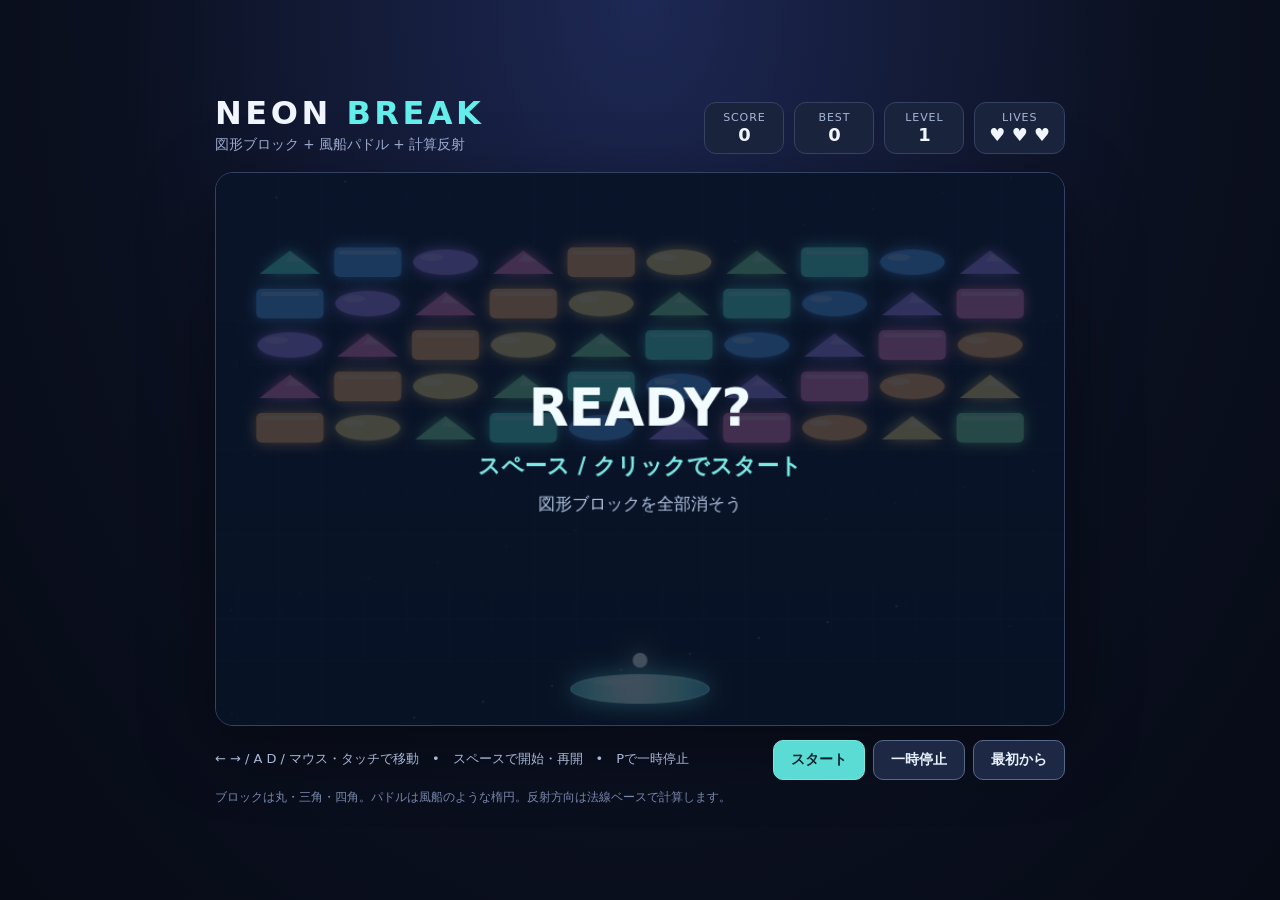
<file: games/v2-shapes.html>
<!doctype html>
<html lang="ja">
<head>
  <meta charset="utf-8">
  <meta name="viewport" content="width=device-width, initial-scale=1">
  <meta name="theme-color" content="#0b1020">
  <title>NEON BREAK — 図形ブロック崩し</title>
  <style>
    :root {
      color-scheme: dark;
      font-family: system-ui, -apple-system, BlinkMacSystemFont, "Hiragino Kaku Gothic ProN", "Noto Sans JP", sans-serif;
    }
    * { box-sizing: border-box; }
    body {
      margin: 0;
      min-height: 100vh;
      display: grid;
      place-items: center;
      padding: 22px 14px;
      color: #f1f5ff;
      background: radial-gradient(ellipse at 50% 0%, #1d2854 0%, #0b1020 58%, #070b16 100%);
    }
    .shell { width: min(100%, 850px); }
    header {
      display: flex;
      align-items: end;
      justify-content: space-between;
      flex-wrap: wrap;
      gap: 10px;
      margin: 0 0 18px;
    }
    h1 { margin: 0; font-size: clamp(1.35rem, 4vw, 2rem); letter-spacing: .11em; font-weight: 850; }
    h1 span { color: #63eeeb; }
    .subtitle { margin: 4px 0 0; color: #9caad0; font-size: .85rem; }
    .scores { display: flex; gap: 10px; }
    .score {
      background: #19233c;
      padding: 8px 14px;
      border: 1px solid #354263;
      border-radius: 12px;
      min-width: 80px;
      text-align: center;
    }
    .score small { display: block; color: #a7b7d7; font-size: .69rem; letter-spacing: .08em; }
    .score strong { font-variant-numeric: tabular-nums; font-size: 1.12rem; }
    .frame {
      border: 1px solid #344363;
      border-radius: 18px;
      overflow: hidden;
      background: #0d1529;
      box-shadow: 0 20px 72px #0006, inset 0 0 0 1px #ffffff0b;
    }
    canvas {
      width: 100%;
      aspect-ratio: 800 / 520;
      height: auto;
      display: block;
      touch-action: none;
      cursor: crosshair;
    }
    .bar {
      display: flex;
      align-items: center;
      gap: 10px;
      flex-wrap: wrap;
      justify-content: space-between;
      margin-top: 14px;
    }
    .hint { color: #aab8d7; font-size: .81rem; line-height: 1.6; }
    .controls { display: flex; gap: 8px; }
    button {
      appearance: none;
      border: 1px solid #586889;
      padding: 10px 17px;
      background: #1d2944;
      color: #e9f1ff;
      border-radius: 10px;
      font-weight: 720;
      font-size: .86rem;
      cursor: pointer;
    }
    button:hover { background: #283857; }
    button.primary { border-color: #77e9de; background: #5adbd4; color: #092331; }
    button.primary:hover { background: #8ff8ed; }
    button:focus-visible { outline: 3px solid #f6d886; outline-offset: 3px; }
    .footer { margin-top: 9px; color: #7989ac; font-size: .76rem; }
    @media (max-width: 620px) {
      .score { min-width: 70px; padding: 6px 9px; }
      header { align-items: start; }
      .bar { justify-content: center; }
      .hint { text-align: center; width: 100%; }
      .footer { text-align: center; }
    }
  </style>
</head>
<body>
  <main class="shell">
    <header>
      <div>
        <h1>NEON <span>BREAK</span></h1>
        <p class="subtitle">図形ブロック + 風船パドル + 計算反射</p>
      </div>
      <div class="scores">
        <div class="score"><small>SCORE</small><strong id="score">0</strong></div>
        <div class="score"><small>BEST</small><strong id="best">0</strong></div>
        <div class="score"><small>LEVEL</small><strong id="level">1</strong></div>
        <div class="score"><small>LIVES</small><strong id="lives">♥ ♥ ♥</strong></div>
      </div>
    </header>
    <div class="frame">
      <canvas id="game" width="800" height="520" role="img" aria-label="ブロック崩しのゲーム画面。左右キー、マウス、タッチでパドルを操作します。"></canvas>
    </div>
    <div class="bar">
      <div class="hint">← → / A D / マウス・タッチで移動　•　スペースで開始・再開　•　Pで一時停止</div>
      <div class="controls">
        <button class="primary" id="start">スタート</button>
        <button id="pause">一時停止</button>
        <button id="reset">最初から</button>
      </div>
    </div>
    <div class="footer">ブロックは丸・三角・四角。パドルは風船のような楕円。反射方向は法線ベースで計算します。</div>
  </main>
  <script>
  (() => {
    'use strict';

    const canvas = document.querySelector('#game');
    const ctx = canvas.getContext('2d');
    const W = canvas.width;
    const H = canvas.height;
    const els = Object.fromEntries(['score','best','level','lives','start','pause','reset'].map(id => [id, document.getElementById(id)]));

    const colors = ['#54e7de','#57a8ff','#a68cff','#ec83c9','#ffb86f','#f6db82','#7fe6a6'];
    const clamp = (x, a, b) => Math.max(a, Math.min(b, x));
    const len = (x, y) => Math.hypot(x, y);
    const normalize = (x, y) => {
      const l = Math.hypot(x, y) || 1;
      return { x: x / l, y: y / l };
    };
    const reflect = (vx, vy, nx, ny) => {
      const dot = vx * nx + vy * ny;
      return { vx: vx - 2 * dot * nx, vy: vy - 2 * dot * ny };
    };
    const pointInTriangle = (px, py, a, b, c) => {
      const s1 = (px - c.x) * (b.y - c.y) - (b.x - c.x) * (py - c.y);
      const s2 = (px - a.x) * (c.y - a.y) - (c.x - a.x) * (py - a.y);
      const s3 = (px - b.x) * (a.y - b.y) - (a.x - b.x) * (py - b.y);
      const hasNeg = s1 < 0 || s2 < 0 || s3 < 0;
      const hasPos = s1 > 0 || s2 > 0 || s3 > 0;
      return !(hasNeg && hasPos);
    };
    const closestPointOnSegment = (px, py, ax, ay, bx, by) => {
      const dx = bx - ax, dy = by - ay;
      const denom = dx * dx + dy * dy || 1;
      const t = clamp(((px - ax) * dx + (py - ay) * dy) / denom, 0, 1);
      return { x: ax + dx * t, y: ay + dy * t, t };
    };

    let best = 0;
    try { best = Number(localStorage.getItem('neonBreakBest')) || 0; } catch (_) {}

    let score = 0;
    let level = 1;
    let lives = 3;
    let state = 'ready';
    let last = 0;
    let left = false;
    let right = false;
    let pointerX = null;
    let particles = [];
    let trails = [];
    let bricks = [];

    const paddle = { x: 334, y: 472, w: 132, h: 28, rx: 66, ry: 14 };
    const ball = { x: 400, y: 458, vx: 195, vy: -330, r: 7 };
    const stars = Array.from({ length: 48 }, (_, i) => ({ x: (i * 173 + 57) % W, y: (i * 101 + 23) % H, r: i % 5 === 0 ? 1.3 : 0.75 }));

    function syncUI() {
      els.score.textContent = score.toLocaleString('ja-JP');
      els.best.textContent = best.toLocaleString('ja-JP');
      els.level.textContent = level;
      els.lives.textContent = '♥ '.repeat(lives).trim() || '—';
      els.start.textContent = state === 'playing' ? 'プレイ中' : state === 'paused' ? '再開' : state === 'ready' ? 'スタート' : 'もう一度';
      els.pause.textContent = state === 'paused' ? '再開' : '一時停止';
    }

    function updatePaddleShape() {
      paddle.rx = paddle.w / 2;
      paddle.ry = paddle.h / 2;
    }

    function newBricks() {
      bricks = [];
      const cols = 10;
      const rows = Math.min(4 + level, 7);
      const gap = 10;
      const margin = 38;
      const bw = (W - margin * 2 - gap * (cols - 1)) / cols;
      const bh = 28;
      const shapes = ['circle', 'triangle', 'rect'];
      for (let r = 0; r < rows; r++) {
        for (let c = 0; c < cols; c++) {
          const hp = level >= 3 && r === 0 ? 2 : 1;
          bricks.push({
            x: margin + c * (bw + gap),
            y: 70 + r * (bh + 11),
            w: bw,
            h: bh,
            hp,
            maxHp: hp,
            color: colors[(r + c) % colors.length],
            shape: shapes[(r + c + level) % shapes.length]
          });
        }
      }
    }

    function resetBall() {
      paddle.x = (W - paddle.w) / 2;
      ball.x = paddle.x + paddle.w / 2;
      ball.y = paddle.y - ball.r - 6;
      const speed = Math.min(380 + level * 24, 520);
      const angle = -Math.PI / 2 + (level % 2 === 0 ? 0.18 : -0.18);
      ball.vx = Math.cos(angle) * speed;
      ball.vy = Math.sin(angle) * speed;
      trails = [];
    }

    function restart() {
      score = 0;
      level = 1;
      lives = 3;
      particles = [];
      state = 'ready';
      newBricks();
      resetBall();
      syncUI();
    }

    function nextLevel() {
      level++;
      newBricks();
      resetBall();
      state = 'ready';
      syncUI();
    }

    function start() {
      if (state === 'playing') return;
      if (state === 'gameover' || state === 'won') restart();
      state = 'playing';
      syncUI();
    }

    function togglePause() {
      if (state === 'playing') state = 'paused';
      else if (state === 'paused') state = 'playing';
      else if (state === 'ready') state = 'playing';
      syncUI();
    }

    function addScore(points) {
      score += points;
      if (score > best) {
        best = score;
        try { localStorage.setItem('neonBreakBest', String(best)); } catch (_) {}
      }
      syncUI();
    }

    function pop(x, y, color, n = 9) {
      for (let i = 0; i < n; i++) {
        const a = Math.random() * Math.PI * 2;
        const v = 45 + Math.random() * 135;
        particles.push({ x, y, vx: Math.cos(a) * v, vy: Math.sin(a) * v, t: 0, life: .35 + Math.random() * .35, color });
      }
    }

    function keepBallSpeed(speedTarget) {
      const n = normalize(ball.vx, ball.vy);
      ball.vx = n.x * speedTarget;
      ball.vy = n.y * speedTarget;
    }

    function resolveWallCollision() {
      let bounced = false;
      if (ball.x - ball.r < 8) {
        ball.x = 8 + ball.r;
        const out = reflect(ball.vx, ball.vy, 1, 0);
        ball.vx = out.vx; ball.vy = out.vy;
        bounced = true;
      }
      if (ball.x + ball.r > W - 8) {
        ball.x = W - 8 - ball.r;
        const out = reflect(ball.vx, ball.vy, -1, 0);
        ball.vx = out.vx; ball.vy = out.vy;
        bounced = true;
      }
      if (ball.y - ball.r < 8) {
        ball.y = 8 + ball.r;
        const out = reflect(ball.vx, ball.vy, 0, 1);
        ball.vx = out.vx; ball.vy = out.vy;
        bounced = true;
      }
      if (bounced) keepBallSpeed(Math.min(Math.hypot(ball.vx, ball.vy), 720));
    }

    function collideBallPaddle(prevX, prevY) {
      if (ball.vy <= 0) return false;
      const cx = paddle.x + paddle.w / 2;
      const cy = paddle.y + paddle.h / 2;
      const rx = paddle.rx + ball.r;
      const ry = paddle.ry + ball.r;
      const dx = ball.x - cx;
      const dy = ball.y - cy;
      const inside = (dx * dx) / (rx * rx) + (dy * dy) / (ry * ry) <= 1;
      const wasAbove = prevY <= cy;
      if (!inside || !wasAbove) return false;

      let nx = dx / (rx * rx);
      let ny = dy / (ry * ry);
      let n = normalize(nx, ny);
      if (n.y > -0.08) n = normalize(n.x, -0.22);
      if (n.y > 0) n.y *= -1;

      const out = reflect(ball.vx, ball.vy, n.x, n.y);
      ball.vx = out.vx;
      ball.vy = out.vy;
      if (ball.vy > -70) ball.vy = -70;

      const surfaceScale = 1 / Math.sqrt((dx * dx) / (rx * rx * rx * rx) + (dy * dy) / (ry * ry * ry * ry) || 1);
      const sx = cx + (dx / (rx * rx)) * surfaceScale;
      const sy = cy + (dy / (ry * ry)) * surfaceScale;
      ball.x = sx + n.x * (ball.r + 0.6);
      ball.y = sy + n.y * (ball.r + 0.6);

      const speed = Math.min(Math.hypot(ball.vx, ball.vy) * 1.01, 720);
      keepBallSpeed(speed);
      pop(ball.x, paddle.y + 6, '#69f4e9', 5);
      return true;
    }

    function getRectCollision(b) {
      const nearestX = clamp(ball.x, b.x, b.x + b.w);
      const nearestY = clamp(ball.y, b.y, b.y + b.h);
      const dx = ball.x - nearestX;
      const dy = ball.y - nearestY;
      const dist2 = dx * dx + dy * dy;
      if (dist2 > ball.r * ball.r) return null;

      if (dist2 > 1e-6) {
        const n = normalize(dx, dy);
        return { nx: n.x, ny: n.y, px: nearestX, py: nearestY, penetration: ball.r - Math.sqrt(dist2) + 0.2 };
      }

      const leftPen = Math.abs(ball.x - b.x);
      const rightPen = Math.abs(ball.x - (b.x + b.w));
      const topPen = Math.abs(ball.y - b.y);
      const bottomPen = Math.abs(ball.y - (b.y + b.h));
      const minPen = Math.min(leftPen, rightPen, topPen, bottomPen);
      if (minPen === leftPen) return { nx: -1, ny: 0, px: b.x, py: ball.y, penetration: ball.r + 0.4 };
      if (minPen === rightPen) return { nx: 1, ny: 0, px: b.x + b.w, py: ball.y, penetration: ball.r + 0.4 };
      if (minPen === topPen) return { nx: 0, ny: -1, px: ball.x, py: b.y, penetration: ball.r + 0.4 };
      return { nx: 0, ny: 1, px: ball.x, py: b.y + b.h, penetration: ball.r + 0.4 };
    }

    function getCircleBrickCollision(b) {
      const cx = b.x + b.w / 2;
      const cy = b.y + b.h / 2;
      const rr = Math.min(b.w, b.h) * 0.48;
      const dx = ball.x - cx;
      const dy = ball.y - cy;
      const dist = Math.hypot(dx, dy);
      if (dist > rr + ball.r) return null;
      const n = dist > 1e-6 ? { x: dx / dist, y: dy / dist } : { x: 0, y: -1 };
      return { nx: n.x, ny: n.y, px: cx + n.x * rr, py: cy + n.y * rr, penetration: rr + ball.r - dist + 0.2 };
    }

    function getTriangleBrickCollision(b) {
      const pad = 3;
      const a = { x: b.x + b.w / 2, y: b.y + pad };
      const c = { x: b.x + pad, y: b.y + b.h - pad };
      const d = { x: b.x + b.w - pad, y: b.y + b.h - pad };
      const edges = [[a, d], [d, c], [c, a]];
      let bestHit = null;
      for (const [p1, p2] of edges) {
        const cp = closestPointOnSegment(ball.x, ball.y, p1.x, p1.y, p2.x, p2.y);
        const dx = ball.x - cp.x;
        const dy = ball.y - cp.y;
        const dist = Math.hypot(dx, dy);
        if (dist <= ball.r + 0.1) {
          let n;
          if (dist > 1e-6) n = { x: dx / dist, y: dy / dist };
          else {
            const ex = p2.x - p1.x;
            const ey = p2.y - p1.y;
            n = normalize(-ey, ex);
            const midx = (p1.x + p2.x) * 0.5;
            const midy = (p1.y + p2.y) * 0.5;
            const toCenter = { x: (b.x + b.w / 2) - midx, y: (b.y + b.h / 2) - midy };
            if (n.x * toCenter.x + n.y * toCenter.y > 0) n = { x: -n.x, y: -n.y };
          }
          const penetration = ball.r - dist + 0.2;
          if (!bestHit || penetration > bestHit.penetration) bestHit = { nx: n.x, ny: n.y, px: cp.x, py: cp.y, penetration };
        }
      }
      if (bestHit) return bestHit;

      if (pointInTriangle(ball.x, ball.y, a, d, c)) {
        let best = null;
        for (const [p1, p2] of edges) {
          const cp = closestPointOnSegment(ball.x, ball.y, p1.x, p1.y, p2.x, p2.y);
          const dx = ball.x - cp.x;
          const dy = ball.y - cp.y;
          const dist = Math.hypot(dx, dy) || 1;
          const penetration = ball.r + dist;
          const n = normalize(dx, dy);
          if (!best || dist < best.dist) best = { dist, nx: n.x, ny: n.y, px: cp.x, py: cp.y, penetration: penetration * 0.5 };
        }
        return best;
      }
      return null;
    }

    function getBrickCollision(b) {
      if (b.shape === 'circle') return getCircleBrickCollision(b);
      if (b.shape === 'triangle') return getTriangleBrickCollision(b);
      return getRectCollision(b);
    }

    function collideBricks() {
      for (let i = bricks.length - 1; i >= 0; i--) {
        const b = bricks[i];
        const hit = getBrickCollision(b);
        if (!hit) continue;

        const out = reflect(ball.vx, ball.vy, hit.nx, hit.ny);
        ball.vx = out.vx;
        ball.vy = out.vy;
        ball.x += hit.nx * hit.penetration;
        ball.y += hit.ny * hit.penetration;
        keepBallSpeed(Math.min(Math.hypot(ball.vx, ball.vy) * 1.006, 720));

        b.hp--;
        addScore(b.hp === 0 ? 10 * level : 5 * level);
        pop(hit.px, hit.py, b.color, b.hp === 0 ? 11 : 5);
        if (b.hp <= 0) bricks.splice(i, 1);
        return true;
      }
      return false;
    }

    function update(dt) {
      if (pointerX !== null) {
        paddle.x += (clamp(pointerX - paddle.w / 2, 5, W - paddle.w - 5) - paddle.x) * Math.min(1, dt * 18);
      } else {
        const dir = (right ? 1 : 0) - (left ? 1 : 0);
        paddle.x = clamp(paddle.x + dir * 580 * dt, 5, W - paddle.w - 5);
      }

      particles = particles.filter(p => p.t < p.life);
      for (const p of particles) {
        p.t += dt;
        p.x += p.vx * dt;
        p.y += p.vy * dt;
        p.vy += 160 * dt;
      }

      if (state !== 'playing') {
        if (state === 'ready') {
          ball.x = paddle.x + paddle.w / 2;
          ball.y = paddle.y - ball.r - 6;
        }
        return;
      }

      const steps = Math.max(1, Math.ceil(dt / (1 / 180)));
      const s = dt / steps;
      for (let j = 0; j < steps; j++) {
        const prevX = ball.x;
        const prevY = ball.y;
        ball.x += ball.vx * s;
        ball.y += ball.vy * s;

        resolveWallCollision();
        collideBallPaddle(prevX, prevY);
        collideBricks();

        if (ball.y - ball.r > H) {
          lives--;
          pop(ball.x, H - 10, '#ff849b', 20);
          if (lives <= 0) state = 'gameover';
          else {
            state = 'ready';
            resetBall();
          }
          syncUI();
          break;
        }
        if (bricks.length === 0) {
          addScore(100 * level);
          nextLevel();
          break;
        }
      }

      trails.push({ x: ball.x, y: ball.y, t: 0 });
      if (trails.length > 12) trails.shift();
      for (const t of trails) t.t += dt;
    }

    function roundRectPath(x, y, w, h, r) {
      ctx.beginPath();
      ctx.roundRect(x, y, w, h, r);
    }

    function ellipsePath(x, y, w, h) {
      ctx.beginPath();
      ctx.ellipse(x + w / 2, y + h / 2, w / 2, h / 2, 0, 0, Math.PI * 2);
    }

    function trianglePath(x, y, w, h) {
      const pad = 3;
      ctx.beginPath();
      ctx.moveTo(x + w / 2, y + pad);
      ctx.lineTo(x + w - pad, y + h - pad);
      ctx.lineTo(x + pad, y + h - pad);
      ctx.closePath();
    }

    function drawBrick(b) {
      ctx.save();
      ctx.shadowColor = b.color;
      ctx.shadowBlur = 13;
      ctx.fillStyle = b.color;
      if (b.shape === 'circle') ellipsePath(b.x + 1, b.y + 2, b.w - 2, b.h - 4);
      else if (b.shape === 'triangle') trianglePath(b.x, b.y, b.w, b.h);
      else roundRectPath(b.x, b.y, b.w, b.h, 5);
      ctx.fill();

      ctx.shadowBlur = 0;
      ctx.fillStyle = '#ffffff48';
      if (b.shape === 'circle') ellipsePath(b.x + 8, b.y + 6, b.w * 0.35, b.h * 0.25);
      else if (b.shape === 'triangle') {
        ctx.beginPath();
        ctx.moveTo(b.x + b.w * 0.52, b.y + 6);
        ctx.lineTo(b.x + b.w * 0.72, b.y + b.h * 0.48);
        ctx.lineTo(b.x + b.w * 0.42, b.y + b.h * 0.48);
        ctx.closePath();
      } else {
        roundRectPath(b.x + 4, b.y + 3, b.w - 8, 4, 2);
      }
      ctx.fill();

      if (b.hp > 1) {
        ctx.strokeStyle = '#ffffffb0';
        ctx.lineWidth = 1.5;
        if (b.shape === 'circle') ellipsePath(b.x + 4, b.y + 4, b.w - 8, b.h - 8);
        else if (b.shape === 'triangle') trianglePath(b.x + 3, b.y + 3, b.w - 6, b.h - 6);
        else roundRectPath(b.x + 4, b.y + 4, b.w - 8, b.h - 8, 3);
        ctx.stroke();
      }
      ctx.restore();
    }

    function drawPaddle() {
      ctx.save();
      ctx.shadowColor = '#5de9e2';
      ctx.shadowBlur = 22;

      const grad = ctx.createRadialGradient(
        paddle.x + paddle.w * 0.45, paddle.y + paddle.h * 0.35, paddle.w * 0.08,
        paddle.x + paddle.w * 0.5, paddle.y + paddle.h * 0.55, paddle.w * 0.65
      );
      grad.addColorStop(0, '#dcfffb');
      grad.addColorStop(0.42, '#8af2ea');
      grad.addColorStop(1, '#2da9c9');
      ctx.fillStyle = grad;
      ellipsePath(paddle.x, paddle.y, paddle.w, paddle.h);
      ctx.fill();

      ctx.shadowBlur = 0;
      ctx.fillStyle = '#ffffff55';
      ellipsePath(paddle.x + paddle.w * 0.16, paddle.y + paddle.h * 0.14, paddle.w * 0.34, paddle.h * 0.24);
      ctx.fill();

      ctx.strokeStyle = '#d7ffff80';
      ctx.lineWidth = 1.2;
      ellipsePath(paddle.x + 1, paddle.y + 1, paddle.w - 2, paddle.h - 2);
      ctx.stroke();
      ctx.restore();
    }

    function drawBall() {
      if (state === 'playing' || state === 'ready') {
        for (let i = 0; i < trails.length; i++) {
          const t = trails[i];
          ctx.fillStyle = `rgba(103,236,232,${(i / trails.length) * .22})`;
          ctx.beginPath();
          ctx.arc(t.x, t.y, ball.r * (.3 + i / trails.length * .55), 0, Math.PI * 2);
          ctx.fill();
        }
      }
      ctx.shadowColor = '#c1fbff';
      ctx.shadowBlur = 22;
      ctx.fillStyle = '#f4ffff';
      ctx.beginPath();
      ctx.arc(ball.x, ball.y, ball.r, 0, Math.PI * 2);
      ctx.fill();
      ctx.shadowBlur = 0;
    }

    function drawOverlay() {
      if (state === 'playing') return;
      ctx.fillStyle = '#071225bd';
      ctx.fillRect(0, 0, W, H);
      let title = '';
      let hint = '';
      let small = '';
      if (state === 'ready') {
        title = level === 1 && score === 0 ? 'READY?' : `LEVEL ${level}`;
        hint = 'スペース / クリックでスタート';
        small = '図形ブロックを全部消そう';
      }
      if (state === 'paused') {
        title = 'PAUSED';
        hint = 'スペース / クリックで再開';
      }
      if (state === 'gameover') {
        title = 'GAME OVER';
        hint = 'クリックでリトライ';
        small = `SCORE ${score.toLocaleString('ja-JP')}`;
      }
      if (state === 'won') {
        title = 'CLEAR!';
        hint = 'クリックでリトライ';
        small = `SCORE ${score.toLocaleString('ja-JP')}`;
      }
      ctx.textAlign = 'center';
      ctx.fillStyle = '#f2fbff';
      ctx.font = '800 49px system-ui, sans-serif';
      ctx.fillText(title, W / 2, H / 2 - 22);
      ctx.font = '600 21px system-ui, sans-serif';
      ctx.fillStyle = '#7deae5';
      ctx.fillText(hint, W / 2, H / 2 + 23);
      ctx.font = '16px system-ui, sans-serif';
      ctx.fillStyle = '#b6c7e4';
      ctx.fillText(small, W / 2, H / 2 + 57);
    }

    function draw() {
      const bg = ctx.createLinearGradient(0, 0, 0, H);
      bg.addColorStop(0, '#101c36');
      bg.addColorStop(1, '#0a1427');
      ctx.fillStyle = bg;
      ctx.fillRect(0, 0, W, H);

      ctx.strokeStyle = '#29416938';
      ctx.lineWidth = 1;
      for (let x = 20; x < W; x += 40) {
        ctx.beginPath();
        ctx.moveTo(x, 0);
        ctx.lineTo(x, H);
        ctx.stroke();
      }
      for (let y = 20; y < H; y += 40) {
        ctx.beginPath();
        ctx.moveTo(0, y);
        ctx.lineTo(W, y);
        ctx.stroke();
      }

      for (const s of stars) {
        ctx.fillStyle = '#96c8ff55';
        ctx.beginPath();
        ctx.arc(s.x, s.y, s.r, 0, Math.PI * 2);
        ctx.fill();
      }

      for (const b of bricks) drawBrick(b);
      drawPaddle();
      drawBall();

      for (const p of particles) {
        ctx.globalAlpha = Math.max(0, 1 - p.t / p.life);
        ctx.fillStyle = p.color;
        ctx.beginPath();
        ctx.arc(p.x, p.y, 2.7, 0, Math.PI * 2);
        ctx.fill();
      }
      ctx.globalAlpha = 1;

      drawOverlay();
    }

    function frame(now) {
      const dt = last ? Math.min((now - last) / 1000, .033) : 1 / 60;
      last = now;
      update(dt);
      draw();
      requestAnimationFrame(frame);
    }

    function position(e) {
      const r = canvas.getBoundingClientRect();
      pointerX = clamp((e.clientX - r.left) / r.width * W, 0, W);
    }

    canvas.addEventListener('pointermove', e => { position(e); });
    canvas.addEventListener('pointerdown', e => {
      position(e);
      try { canvas.setPointerCapture(e.pointerId); } catch (_) {}
      if (state !== 'playing') start();
    });
    canvas.addEventListener('pointerleave', e => { if (e.pointerType === 'mouse') pointerX = null; });

    window.addEventListener('keydown', e => {
      if (['ArrowLeft','ArrowRight','Space','KeyA','KeyD','KeyP','KeyR'].includes(e.code)) e.preventDefault();
      if (e.code === 'ArrowLeft' || e.code === 'KeyA') { left = true; pointerX = null; }
      if (e.code === 'ArrowRight' || e.code === 'KeyD') { right = true; pointerX = null; }
      if (e.code === 'Space') {
        if (state === 'playing') togglePause();
        else start();
      }
      if (e.code === 'KeyP') togglePause();
      if (e.code === 'KeyR') restart();
    });
    window.addEventListener('keyup', e => {
      if (e.code === 'ArrowLeft' || e.code === 'KeyA') left = false;
      if (e.code === 'ArrowRight' || e.code === 'KeyD') right = false;
    });
    window.addEventListener('blur', () => {
      left = false;
      right = false;
      if (state === 'playing') {
        state = 'paused';
        syncUI();
      }
    });

    els.start.addEventListener('click', () => {
      if (state === 'playing') return;
      start();
    });
    els.pause.addEventListener('click', togglePause);
    els.reset.addEventListener('click', restart);

    updatePaddleShape();
    restart();
    requestAnimationFrame(frame);
  })();
  </script>
</body>
</html>
</file>
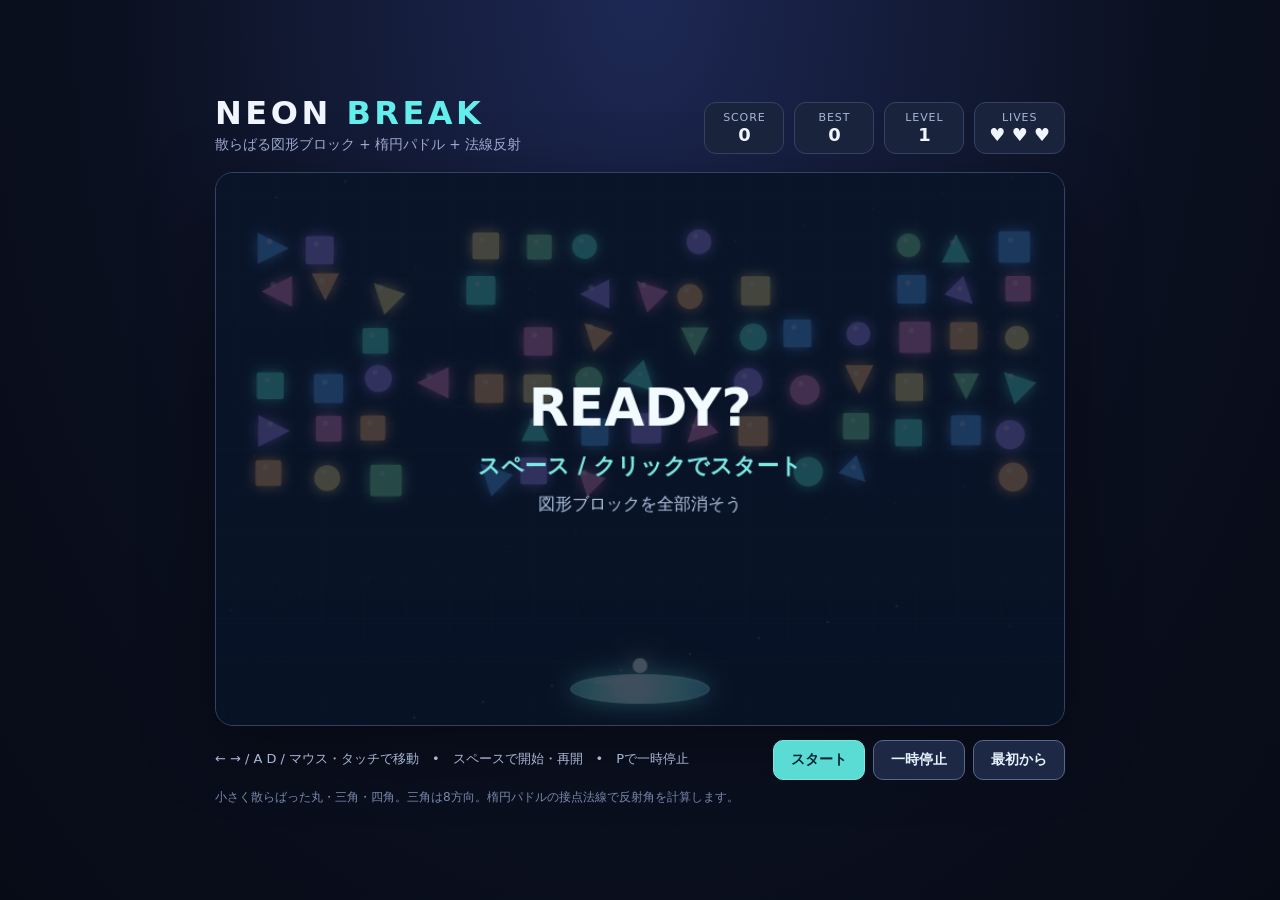
<file: games/v3-reflections.html>
<!doctype html>
<html lang="ja">
<head>
  <meta charset="utf-8">
  <meta name="viewport" content="width=device-width, initial-scale=1">
  <meta name="theme-color" content="#0b1020">
  <title>NEON BREAK — 図形ブロック崩し</title>
  <style>
    :root {
      color-scheme: dark;
      font-family: system-ui, -apple-system, BlinkMacSystemFont, "Hiragino Kaku Gothic ProN", "Noto Sans JP", sans-serif;
    }
    * { box-sizing: border-box; }
    body {
      margin: 0;
      min-height: 100vh;
      display: grid;
      place-items: center;
      padding: 22px 14px;
      color: #f1f5ff;
      background: radial-gradient(ellipse at 50% 0%, #1d2854 0%, #0b1020 58%, #070b16 100%);
    }
    .shell { width: min(100%, 850px); }
    header {
      display: flex;
      align-items: end;
      justify-content: space-between;
      flex-wrap: wrap;
      gap: 10px;
      margin: 0 0 18px;
    }
    h1 { margin: 0; font-size: clamp(1.35rem, 4vw, 2rem); letter-spacing: .11em; font-weight: 850; }
    h1 span { color: #63eeeb; }
    .subtitle { margin: 4px 0 0; color: #9caad0; font-size: .85rem; }
    .scores { display: flex; gap: 10px; }
    .score {
      background: #19233c;
      padding: 8px 14px;
      border: 1px solid #354263;
      border-radius: 12px;
      min-width: 80px;
      text-align: center;
    }
    .score small { display: block; color: #a7b7d7; font-size: .69rem; letter-spacing: .08em; }
    .score strong { font-variant-numeric: tabular-nums; font-size: 1.12rem; }
    .frame {
      border: 1px solid #344363;
      border-radius: 18px;
      overflow: hidden;
      background: #0d1529;
      box-shadow: 0 20px 72px #0006, inset 0 0 0 1px #ffffff0b;
    }
    canvas {
      width: 100%;
      aspect-ratio: 800 / 520;
      height: auto;
      display: block;
      touch-action: none;
      cursor: crosshair;
    }
    .bar {
      display: flex;
      align-items: center;
      gap: 10px;
      flex-wrap: wrap;
      justify-content: space-between;
      margin-top: 14px;
    }
    .hint { color: #aab8d7; font-size: .81rem; line-height: 1.6; }
    .controls { display: flex; gap: 8px; }
    button {
      appearance: none;
      border: 1px solid #586889;
      padding: 10px 17px;
      background: #1d2944;
      color: #e9f1ff;
      border-radius: 10px;
      font-weight: 720;
      font-size: .86rem;
      cursor: pointer;
    }
    button:hover { background: #283857; }
    button.primary { border-color: #77e9de; background: #5adbd4; color: #092331; }
    button.primary:hover { background: #8ff8ed; }
    button:focus-visible { outline: 3px solid #f6d886; outline-offset: 3px; }
    .footer { margin-top: 9px; color: #7989ac; font-size: .76rem; }
    @media (max-width: 620px) {
      .score { min-width: 70px; padding: 6px 9px; }
      header { align-items: start; }
      .bar { justify-content: center; }
      .hint { text-align: center; width: 100%; }
      .footer { text-align: center; }
    }
  </style>
</head>
<body>
  <main class="shell">
    <header>
      <div>
        <h1>NEON <span>BREAK</span></h1>
        <p class="subtitle">散らばる図形ブロック + 楕円パドル + 法線反射</p>
      </div>
      <div class="scores">
        <div class="score"><small>SCORE</small><strong id="score">0</strong></div>
        <div class="score"><small>BEST</small><strong id="best">0</strong></div>
        <div class="score"><small>LEVEL</small><strong id="level">1</strong></div>
        <div class="score"><small>LIVES</small><strong id="lives">♥ ♥ ♥</strong></div>
      </div>
    </header>
    <div class="frame">
      <canvas id="game" width="800" height="520" role="img" aria-label="ブロック崩しのゲーム画面。左右キー、マウス、タッチでパドルを操作します。"></canvas>
    </div>
    <div class="bar">
      <div class="hint">← → / A D / マウス・タッチで移動　•　スペースで開始・再開　•　Pで一時停止</div>
      <div class="controls">
        <button class="primary" id="start">スタート</button>
        <button id="pause">一時停止</button>
        <button id="reset">最初から</button>
      </div>
    </div>
    <div class="footer">小さく散らばった丸・三角・四角。三角は8方向。楕円パドルの接点法線で反射角を計算します。</div>
  </main>
  <script>
  (() => {
    'use strict';

    const canvas = document.querySelector('#game');
    const ctx = canvas.getContext('2d');
    const W = canvas.width;
    const H = canvas.height;
    const els = Object.fromEntries(['score','best','level','lives','start','pause','reset'].map(id => [id, document.getElementById(id)]));

    const colors = ['#54e7de','#57a8ff','#a68cff','#ec83c9','#ffb86f','#f6db82','#7fe6a6'];
    const clamp = (x, a, b) => Math.max(a, Math.min(b, x));
    const len = (x, y) => Math.hypot(x, y);
    const normalize = (x, y) => {
      const l = Math.hypot(x, y) || 1;
      return { x: x / l, y: y / l };
    };
    const reflect = (vx, vy, nx, ny) => {
      const dot = vx * nx + vy * ny;
      return { vx: vx - 2 * dot * nx, vy: vy - 2 * dot * ny };
    };
    const pointInTriangle = (px, py, a, b, c) => {
      const s1 = (px - c.x) * (b.y - c.y) - (b.x - c.x) * (py - c.y);
      const s2 = (px - a.x) * (c.y - a.y) - (c.x - a.x) * (py - a.y);
      const s3 = (px - b.x) * (a.y - b.y) - (a.x - b.x) * (py - b.y);
      const hasNeg = s1 < 0 || s2 < 0 || s3 < 0;
      const hasPos = s1 > 0 || s2 > 0 || s3 > 0;
      return !(hasNeg && hasPos);
    };
    const closestPointOnSegment = (px, py, ax, ay, bx, by) => {
      const dx = bx - ax, dy = by - ay;
      const denom = dx * dx + dy * dy || 1;
      const t = clamp(((px - ax) * dx + (py - ay) * dy) / denom, 0, 1);
      return { x: ax + dx * t, y: ay + dy * t, t };
    };

    let best = 0;
    try { best = Number(localStorage.getItem('neonBreakBest')) || 0; } catch (_) {}

    let score = 0;
    let level = 1;
    let lives = 3;
    let state = 'ready';
    let last = 0;
    let left = false;
    let right = false;
    let pointerX = null;
    let particles = [];
    let trails = [];
    let bricks = [];

    const paddle = { x: 334, y: 472, w: 132, h: 28, rx: 66, ry: 14 };
    const ball = { x: 400, y: 458, vx: 195, vy: -330, r: 7 };
    const stars = Array.from({ length: 48 }, (_, i) => ({ x: (i * 173 + 57) % W, y: (i * 101 + 23) % H, r: i % 5 === 0 ? 1.3 : 0.75 }));

    function syncUI() {
      els.score.textContent = score.toLocaleString('ja-JP');
      els.best.textContent = best.toLocaleString('ja-JP');
      els.level.textContent = level;
      els.lives.textContent = '♥ '.repeat(lives).trim() || '—';
      els.start.textContent = state === 'playing' ? 'プレイ中' : state === 'paused' ? '再開' : state === 'ready' ? 'スタート' : 'もう一度';
      els.pause.textContent = state === 'paused' ? '再開' : '一時停止';
    }

    function updatePaddleShape() {
      paddle.rx = paddle.w / 2;
      paddle.ry = paddle.h / 2;
    }

    // 固定シードの配置。ゲーム内容は再現可能で、反射に乱数は使わない。
    function seededRandom(seed) {
      let x = seed >>> 0;
      return () => {
        x = (Math.imul(1664525, x) + 1013904223) >>> 0;
        return x / 4294967296;
      };
    }

    function newBricks() {
      bricks = [];
      const rand = seededRandom(0x2bc9a5 + level * 15427);
      const cols = 15;
      const rows = Math.min(6 + Math.floor(level / 2), 8);
      const shapes = ['circle', 'triangle', 'rect'];

      // 小さな図形を、マス目の中で揺らしながら疎らに配置する。
      for (let r = 0; r < rows; r++) {
        for (let c = 0; c < cols; c++) {
          if (rand() < (r % 3 === 0 ? 0.23 : 0.34)) continue;
          const shape = shapes[Math.floor(rand() * shapes.length)];
          const size = 23 + rand() * 7;
          const w = size;
          const h = size;
          const x = 40 + c * 50 + (rand() - 0.5) * 11;
          const y = 56 + r * 43 + (rand() - 0.5) * 10;
          const hp = level >= 3 && rand() < 0.12 ? 2 : 1;
          bricks.push({
            x, y, w, h, hp, maxHp: hp,
            color: colors[(r * 2 + c + level) % colors.length],
            shape,
            // 0°,45°,90°...315°。斜面がさまざまな方向を向く。
            rotation: Math.floor(rand() * 8) * Math.PI / 4
          });
        }
      }
    }

    function resetBall() {
      paddle.x = (W - paddle.w) / 2;
      ball.x = paddle.x + paddle.w / 2;
      ball.y = paddle.y - ball.r - 1;
      const speed = Math.min(380 + level * 24, 520);
      const angle = -Math.PI / 2 + (level % 2 === 0 ? 0.18 : -0.18);
      ball.vx = Math.cos(angle) * speed;
      ball.vy = Math.sin(angle) * speed;
      trails = [];
    }

    function restart() {
      score = 0;
      level = 1;
      lives = 3;
      particles = [];
      state = 'ready';
      newBricks();
      resetBall();
      syncUI();
    }

    function nextLevel() {
      level++;
      newBricks();
      resetBall();
      state = 'ready';
      syncUI();
    }

    function start() {
      if (state === 'playing') return;
      if (state === 'gameover' || state === 'won') restart();
      state = 'playing';
      syncUI();
    }

    function togglePause() {
      if (state === 'playing') state = 'paused';
      else if (state === 'paused') state = 'playing';
      else if (state === 'ready') state = 'playing';
      syncUI();
    }

    function addScore(points) {
      score += points;
      if (score > best) {
        best = score;
        try { localStorage.setItem('neonBreakBest', String(best)); } catch (_) {}
      }
      syncUI();
    }

    function pop(x, y, color, n = 9) {
      for (let i = 0; i < n; i++) {
        const a = Math.random() * Math.PI * 2;
        const v = 45 + Math.random() * 135;
        particles.push({ x, y, vx: Math.cos(a) * v, vy: Math.sin(a) * v, t: 0, life: .35 + Math.random() * .35, color });
      }
    }

    function keepBallSpeed(speedTarget) {
      const n = normalize(ball.vx, ball.vy);
      ball.vx = n.x * speedTarget;
      ball.vy = n.y * speedTarget;
    }

    function resolveWallCollision() {
      let bounced = false;
      if (ball.x - ball.r < 8) {
        ball.x = 8 + ball.r;
        const out = reflect(ball.vx, ball.vy, 1, 0);
        ball.vx = out.vx; ball.vy = out.vy;
        bounced = true;
      }
      if (ball.x + ball.r > W - 8) {
        ball.x = W - 8 - ball.r;
        const out = reflect(ball.vx, ball.vy, -1, 0);
        ball.vx = out.vx; ball.vy = out.vy;
        bounced = true;
      }
      if (ball.y - ball.r < 8) {
        ball.y = 8 + ball.r;
        const out = reflect(ball.vx, ball.vy, 0, 1);
        ball.vx = out.vx; ball.vy = out.vy;
        bounced = true;
      }
      if (bounced) keepBallSpeed(Math.min(Math.hypot(ball.vx, ball.vy), 720));
    }

    // 点から楕円への最近接点。楕円の厳密な境界上の点を求める。
    // 楕円外の点ではラグランジュ乗数の単調方程式を二分探索する。
    function closestEllipsePoint(dx, dy, a, b) {
      const aa = a * a, bb = b * b;
      const q = dx * dx / aa + dy * dy / bb;
      if (q >= 1) {
        const f = t => (a * dx / (aa + t)) ** 2 + (b * dy / (bb + t)) ** 2 - 1;
        let low = 0, high = 1;
        while (f(high) > 0) high *= 2;
        for (let i = 0; i < 42; i++) {
          const mid = (low + high) / 2;
          if (f(mid) > 0) low = mid;
          else high = mid;
        }
        const t = (low + high) / 2;
        return { x: aa * dx / (aa + t), y: bb * dy / (bb + t), inside: false };
      }

      // 中心が内側に進入した場合も、上半分の最短距離点へ押し戻せるようにする。
      // 64サンプルで候補を選び、局所的に黄金分割探索で絞る。
      const dist2 = t => {
        const x = a * Math.cos(t), y = -b * Math.sin(t);
        return (x - dx) ** 2 + (y - dy) ** 2;
      };
      let best = 0, minimum = Infinity;
      for (let i = 0; i <= 64; i++) {
        const t = Math.PI * i / 64;
        const d = dist2(t);
        if (d < minimum) { minimum = d; best = t; }
      }
      let lo = Math.max(0, best - Math.PI / 64);
      let hi = Math.min(Math.PI, best + Math.PI / 64);
      const phi = (Math.sqrt(5) - 1) / 2;
      for (let i = 0; i < 32; i++) {
        const m1 = hi - phi * (hi - lo);
        const m2 = lo + phi * (hi - lo);
        if (dist2(m1) < dist2(m2)) hi = m2;
        else lo = m1;
      }
      const t = (lo + hi) / 2;
      return { x: a * Math.cos(t), y: -b * Math.sin(t), inside: true };
    }

    function collideBallPaddle(paddleVX) {
      const cx = paddle.x + paddle.rx;
      const cy = paddle.y + paddle.ry;
      const dx = ball.x - cx;
      const dy = ball.y - cy;
      const a = paddle.rx, b = paddle.ry;
      const r = ball.r;
      if (Math.abs(dx) > a + r || Math.abs(dy) > b + r) return false;
      // パドルの裏側では反射させない。
      if (ball.y > cy + 1) return false;

      const cp = closestEllipsePoint(dx, dy, a, b);
      const distance = Math.hypot(dx - cp.x, dy - cp.y);
      if (!cp.inside && distance > r) return false;

      // 楕円 x²/a²+y²/b²=1 の勾配が接触面の法線。
      const n = normalize(cp.x / (a * a), cp.y / (b * b));
      // 接触面からボール半径ぶん外側に配置。食い込みを必ず解消する。
      ball.x = cx + cp.x + n.x * (r + 0.25);
      ball.y = cy + cp.y + n.y * (r + 0.25);

      // 移動するパドルの速度を差し引いた相対速度を鏡面反射する。
      const rvx = ball.vx - paddleVX;
      const rvy = ball.vy;
      const approach = rvx * n.x + rvy * n.y;
      if (approach < -0.001) {
        const out = reflect(rvx, rvy, n.x, n.y);
        ball.vx = out.vx + paddleVX;
        ball.vy = out.vy;
        keepBallSpeed(Math.min(Math.hypot(ball.vx, ball.vy) * 1.005, 720));
        pop(ball.x, ball.y, '#69f4e9', 5);
      }
      return true;
    }

    function getRectCollision(b) {
      const nearestX = clamp(ball.x, b.x, b.x + b.w);
      const nearestY = clamp(ball.y, b.y, b.y + b.h);
      const dx = ball.x - nearestX;
      const dy = ball.y - nearestY;
      const dist2 = dx * dx + dy * dy;
      if (dist2 > ball.r * ball.r) return null;

      if (dist2 > 1e-6) {
        const n = normalize(dx, dy);
        return { nx: n.x, ny: n.y, px: nearestX, py: nearestY, penetration: ball.r - Math.sqrt(dist2) + 0.2 };
      }

      const leftPen = Math.abs(ball.x - b.x);
      const rightPen = Math.abs(ball.x - (b.x + b.w));
      const topPen = Math.abs(ball.y - b.y);
      const bottomPen = Math.abs(ball.y - (b.y + b.h));
      const minPen = Math.min(leftPen, rightPen, topPen, bottomPen);
      if (minPen === leftPen) return { nx: -1, ny: 0, px: b.x, py: ball.y, penetration: ball.r + minPen + 0.25 };
      if (minPen === rightPen) return { nx: 1, ny: 0, px: b.x + b.w, py: ball.y, penetration: ball.r + minPen + 0.25 };
      if (minPen === topPen) return { nx: 0, ny: -1, px: ball.x, py: b.y, penetration: ball.r + minPen + 0.25 };
      return { nx: 0, ny: 1, px: ball.x, py: b.y + b.h, penetration: ball.r + minPen + 0.25 };
    }

    function getCircleBrickCollision(b) {
      const cx = b.x + b.w / 2;
      const cy = b.y + b.h / 2;
      const rr = Math.min(b.w, b.h) * 0.48;
      const dx = ball.x - cx;
      const dy = ball.y - cy;
      const dist = Math.hypot(dx, dy);
      if (dist > rr + ball.r) return null;
      const n = dist > 1e-6 ? { x: dx / dist, y: dy / dist } : { x: 0, y: -1 };
      return { nx: n.x, ny: n.y, px: cx + n.x * rr, py: cy + n.y * rr, penetration: rr + ball.r - dist + 0.25 };
    }

    function triangleVertices(b) {
      const cx = b.x + b.w / 2, cy = b.y + b.h / 2;
      const base = [
        { x: 0, y: -b.h / 2 },
        { x: b.w / 2, y: b.h / 2 },
        { x: -b.w / 2, y: b.h / 2 }
      ];
      const cs = Math.cos(b.rotation), sn = Math.sin(b.rotation);
      return base.map(p => ({ x: cx + p.x * cs - p.y * sn, y: cy + p.x * sn + p.y * cs }));
    }

    function getTriangleBrickCollision(b) {
      const vertices = triangleVertices(b);
      const inside = pointInTriangle(ball.x, ball.y, vertices[0], vertices[1], vertices[2]);
      let nearest = null;
      for (let i = 0; i < 3; i++) {
        const a = vertices[i], c = vertices[(i + 1) % 3];
        const cp = closestPointOnSegment(ball.x, ball.y, a.x, a.y, c.x, c.y);
        const dx = ball.x - cp.x, dy = ball.y - cp.y;
        const d2 = dx * dx + dy * dy;
        if (nearest === null || d2 < nearest.d2) {
          let n = normalize(c.y - a.y, a.x - c.x);
          // 外向きになるよう三角形の重心との内積で向きを決める。
          const gc = { x: b.x + b.w / 2, y: b.y + b.h / 6 };
          // 実際の重心は回転させた頂点平均。
          gc.x = (vertices[0].x + vertices[1].x + vertices[2].x) / 3;
          gc.y = (vertices[0].y + vertices[1].y + vertices[2].y) / 3;
          if (n.x * (gc.x - cp.x) + n.y * (gc.y - cp.y) > 0) n = { x: -n.x, y: -n.y };
          nearest = { d2, px: cp.x, py: cp.y, edgeNormal: n };
        }
      }
      if (!inside && nearest.d2 > ball.r * ball.r) return null;
      const dist = Math.sqrt(nearest.d2);
      let n;
      if (inside || dist < 1e-8) n = nearest.edgeNormal;
      else n = { x: (ball.x - nearest.px) / dist, y: (ball.y - nearest.py) / dist };
      return {
        nx: n.x, ny: n.y, px: nearest.px, py: nearest.py,
        penetration: (inside ? ball.r + dist : ball.r - dist) + 0.25
      };
    }

    function getBrickCollision(b) {
      if (b.shape === 'circle') return getCircleBrickCollision(b);
      if (b.shape === 'triangle') return getTriangleBrickCollision(b);
      return getRectCollision(b);
    }

    function collideBricks() {
      for (let i = bricks.length - 1; i >= 0; i--) {
        const b = bricks[i];
        const hit = getBrickCollision(b);
        if (!hit) continue;

        // 反射前に重なりを解消する。同一ブロックの連続ヒットを防ぐ。
        ball.x += hit.nx * hit.penetration;
        ball.y += hit.ny * hit.penetration;
        const approach = ball.vx * hit.nx + ball.vy * hit.ny;
        if (approach >= -0.001) continue;

        const out = reflect(ball.vx, ball.vy, hit.nx, hit.ny);
        ball.vx = out.vx;
        ball.vy = out.vy;
        keepBallSpeed(Math.min(Math.hypot(ball.vx, ball.vy) * 1.006, 720));

        b.hp--;
        addScore(b.hp === 0 ? 10 * level : 5 * level);
        pop(hit.px, hit.py, b.color, b.hp === 0 ? 11 : 5);
        if (b.hp <= 0) bricks.splice(i, 1);
        return true;
      }
      return false;
    }

    function movePaddle(dt) {
      const oldX = paddle.x;
      const target = pointerX !== null
        ? clamp(pointerX - paddle.w / 2, 5, W - paddle.w - 5)
        : clamp(paddle.x + ((right ? 1 : 0) - (left ? 1 : 0)) * 580 * dt, 5, W - paddle.w - 5);
      const maxSpeed = pointerX !== null ? 1050 : 580;
      paddle.x = clamp(paddle.x + clamp(target - paddle.x, -maxSpeed * dt, maxSpeed * dt), 5, W - paddle.w - 5);
      return (paddle.x - oldX) / dt;
    }

    function update(dt) {
      particles = particles.filter(p => p.t < p.life);
      for (const p of particles) {
        p.t += dt;
        p.x += p.vx * dt;
        p.y += p.vy * dt;
        p.vy += 160 * dt;
      }

      if (state !== 'playing') {
        movePaddle(dt);
        if (state === 'ready') {
          ball.x = paddle.x + paddle.w / 2;
          ball.y = paddle.y - ball.r - 1;
        }
        return;
      }

      // ボールと移動中のパドルを同じ小刻みな時間ステップで進める。
      const steps = Math.max(1, Math.ceil(dt / (1 / 240)));
      const s = dt / steps;
      for (let j = 0; j < steps; j++) {
        const paddleVX = movePaddle(s);
        ball.x += ball.vx * s;
        ball.y += ball.vy * s;

        resolveWallCollision();
        collideBallPaddle(paddleVX);
        collideBricks();

        if (ball.y - ball.r > H) {
          lives--;
          pop(ball.x, H - 10, '#ff849b', 20);
          if (lives <= 0) state = 'gameover';
          else { state = 'ready'; resetBall(); }
          syncUI();
          break;
        }
        if (bricks.length === 0) {
          addScore(100 * level);
          nextLevel();
          break;
        }
      }

      trails.push({ x: ball.x, y: ball.y, t: 0 });
      if (trails.length > 12) trails.shift();
      for (const t of trails) t.t += dt;
    }

    function roundRectPath(x, y, w, h, r) {
      ctx.beginPath();
      ctx.roundRect(x, y, w, h, r);
    }

    function ellipsePath(x, y, w, h) {
      ctx.beginPath();
      ctx.ellipse(x + w / 2, y + h / 2, w / 2, h / 2, 0, 0, Math.PI * 2);
    }

    function trianglePath(b) {
      const verts = triangleVertices(b);
      ctx.beginPath();
      ctx.moveTo(verts[0].x, verts[0].y);
      ctx.lineTo(verts[1].x, verts[1].y);
      ctx.lineTo(verts[2].x, verts[2].y);
      ctx.closePath();
    }

    function drawBrick(b) {
      ctx.save();
      ctx.shadowColor = b.color;
      ctx.shadowBlur = 13;
      ctx.fillStyle = b.color;
      if (b.shape === 'circle') {
        ctx.beginPath();
        ctx.arc(b.x + b.w / 2, b.y + b.h / 2, Math.min(b.w, b.h) * .48, 0, Math.PI * 2);
      } else if (b.shape === 'triangle') trianglePath(b);
      else roundRectPath(b.x, b.y, b.w, b.h, 2);
      ctx.fill();

      ctx.shadowBlur = 0;
      ctx.fillStyle = '#ffffff65';
      ctx.beginPath();
      ctx.arc(b.x + b.w * .38, b.y + b.h * .28, 2.6, 0, Math.PI * 2);
      ctx.fill();
      if (b.hp > 1) {
        ctx.strokeStyle = '#ffffffb0';
        ctx.lineWidth = 1.6;
        ctx.beginPath();
        ctx.arc(b.x + b.w / 2, b.y + b.h / 2, 4.5, 0, Math.PI * 2);
        ctx.stroke();
      }
      ctx.restore();
    }

    function drawPaddle() {
      ctx.save();
      ctx.shadowColor = '#5de9e2';
      ctx.shadowBlur = 22;

      const grad = ctx.createRadialGradient(
        paddle.x + paddle.w * 0.45, paddle.y + paddle.h * 0.35, paddle.w * 0.08,
        paddle.x + paddle.w * 0.5, paddle.y + paddle.h * 0.55, paddle.w * 0.65
      );
      grad.addColorStop(0, '#dcfffb');
      grad.addColorStop(0.42, '#8af2ea');
      grad.addColorStop(1, '#2da9c9');
      ctx.fillStyle = grad;
      ellipsePath(paddle.x, paddle.y, paddle.w, paddle.h);
      ctx.fill();

      ctx.shadowBlur = 0;
      ctx.fillStyle = '#ffffff55';
      ellipsePath(paddle.x + paddle.w * 0.16, paddle.y + paddle.h * 0.14, paddle.w * 0.34, paddle.h * 0.24);
      ctx.fill();

      ctx.strokeStyle = '#d7ffff80';
      ctx.lineWidth = 1.2;
      ellipsePath(paddle.x + 1, paddle.y + 1, paddle.w - 2, paddle.h - 2);
      ctx.stroke();
      ctx.restore();
    }

    function drawBall() {
      if (state === 'playing' || state === 'ready') {
        for (let i = 0; i < trails.length; i++) {
          const t = trails[i];
          ctx.fillStyle = `rgba(103,236,232,${(i / trails.length) * .22})`;
          ctx.beginPath();
          ctx.arc(t.x, t.y, ball.r * (.3 + i / trails.length * .55), 0, Math.PI * 2);
          ctx.fill();
        }
      }
      ctx.shadowColor = '#c1fbff';
      ctx.shadowBlur = 22;
      ctx.fillStyle = '#f4ffff';
      ctx.beginPath();
      ctx.arc(ball.x, ball.y, ball.r, 0, Math.PI * 2);
      ctx.fill();
      ctx.shadowBlur = 0;
    }

    function drawOverlay() {
      if (state === 'playing') return;
      ctx.fillStyle = '#071225bd';
      ctx.fillRect(0, 0, W, H);
      let title = '';
      let hint = '';
      let small = '';
      if (state === 'ready') {
        title = level === 1 && score === 0 ? 'READY?' : `LEVEL ${level}`;
        hint = 'スペース / クリックでスタート';
        small = '図形ブロックを全部消そう';
      }
      if (state === 'paused') {
        title = 'PAUSED';
        hint = 'スペース / クリックで再開';
      }
      if (state === 'gameover') {
        title = 'GAME OVER';
        hint = 'クリックでリトライ';
        small = `SCORE ${score.toLocaleString('ja-JP')}`;
      }
      if (state === 'won') {
        title = 'CLEAR!';
        hint = 'クリックでリトライ';
        small = `SCORE ${score.toLocaleString('ja-JP')}`;
      }
      ctx.textAlign = 'center';
      ctx.fillStyle = '#f2fbff';
      ctx.font = '800 49px system-ui, sans-serif';
      ctx.fillText(title, W / 2, H / 2 - 22);
      ctx.font = '600 21px system-ui, sans-serif';
      ctx.fillStyle = '#7deae5';
      ctx.fillText(hint, W / 2, H / 2 + 23);
      ctx.font = '16px system-ui, sans-serif';
      ctx.fillStyle = '#b6c7e4';
      ctx.fillText(small, W / 2, H / 2 + 57);
    }

    function draw() {
      const bg = ctx.createLinearGradient(0, 0, 0, H);
      bg.addColorStop(0, '#101c36');
      bg.addColorStop(1, '#0a1427');
      ctx.fillStyle = bg;
      ctx.fillRect(0, 0, W, H);

      ctx.strokeStyle = '#29416938';
      ctx.lineWidth = 1;
      for (let x = 20; x < W; x += 40) {
        ctx.beginPath();
        ctx.moveTo(x, 0);
        ctx.lineTo(x, H);
        ctx.stroke();
      }
      for (let y = 20; y < H; y += 40) {
        ctx.beginPath();
        ctx.moveTo(0, y);
        ctx.lineTo(W, y);
        ctx.stroke();
      }

      for (const s of stars) {
        ctx.fillStyle = '#96c8ff55';
        ctx.beginPath();
        ctx.arc(s.x, s.y, s.r, 0, Math.PI * 2);
        ctx.fill();
      }

      for (const b of bricks) drawBrick(b);
      drawPaddle();
      drawBall();

      for (const p of particles) {
        ctx.globalAlpha = Math.max(0, 1 - p.t / p.life);
        ctx.fillStyle = p.color;
        ctx.beginPath();
        ctx.arc(p.x, p.y, 2.7, 0, Math.PI * 2);
        ctx.fill();
      }
      ctx.globalAlpha = 1;

      drawOverlay();
    }

    function frame(now) {
      const dt = last ? Math.min((now - last) / 1000, .033) : 1 / 60;
      last = now;
      update(dt);
      draw();
      requestAnimationFrame(frame);
    }

    function position(e) {
      const r = canvas.getBoundingClientRect();
      pointerX = clamp((e.clientX - r.left) / r.width * W, 0, W);
    }

    canvas.addEventListener('pointermove', e => { position(e); });
    canvas.addEventListener('pointerdown', e => {
      position(e);
      try { canvas.setPointerCapture(e.pointerId); } catch (_) {}
      if (state !== 'playing') start();
    });
    canvas.addEventListener('pointerleave', e => { if (e.pointerType === 'mouse') pointerX = null; });

    window.addEventListener('keydown', e => {
      if (['ArrowLeft','ArrowRight','Space','KeyA','KeyD','KeyP','KeyR'].includes(e.code)) e.preventDefault();
      if (e.code === 'ArrowLeft' || e.code === 'KeyA') { left = true; pointerX = null; }
      if (e.code === 'ArrowRight' || e.code === 'KeyD') { right = true; pointerX = null; }
      if (e.code === 'Space') {
        if (state === 'playing') togglePause();
        else start();
      }
      if (e.code === 'KeyP') togglePause();
      if (e.code === 'KeyR') restart();
    });
    window.addEventListener('keyup', e => {
      if (e.code === 'ArrowLeft' || e.code === 'KeyA') left = false;
      if (e.code === 'ArrowRight' || e.code === 'KeyD') right = false;
    });
    window.addEventListener('blur', () => {
      left = false;
      right = false;
      if (state === 'playing') {
        state = 'paused';
        syncUI();
      }
    });

    els.start.addEventListener('click', () => {
      if (state === 'playing') return;
      start();
    });
    els.pause.addEventListener('click', togglePause);
    els.reset.addEventListener('click', restart);

    updatePaddleShape();
    restart();
    requestAnimationFrame(frame);
  })();
  </script>
</body>
</html>
</file>
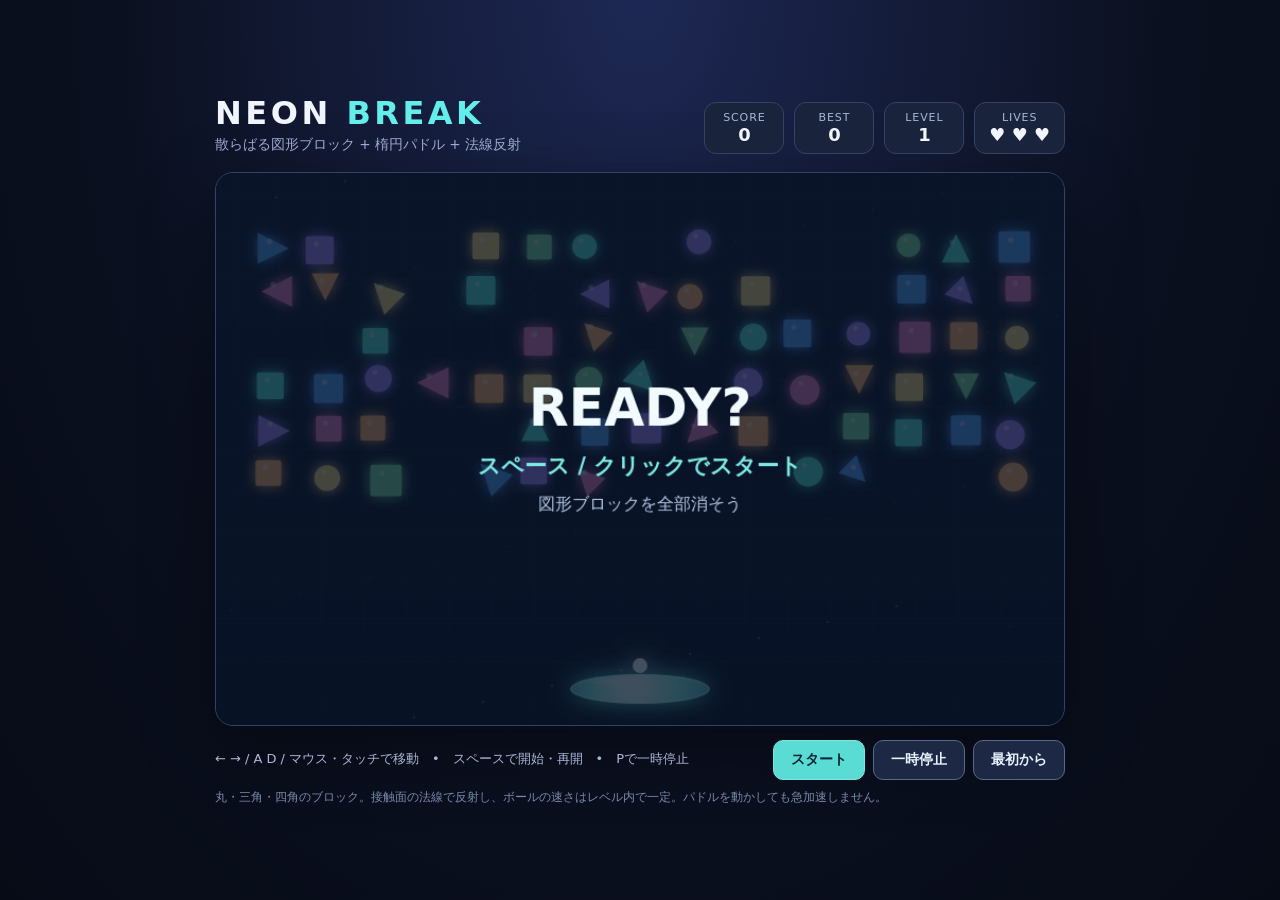
<file: games/v4-speed.html>
<!doctype html>
<html lang="ja">
<head>
  <meta charset="utf-8">
  <meta name="viewport" content="width=device-width, initial-scale=1">
  <meta name="theme-color" content="#0b1020">
  <title>NEON BREAK — 図形ブロック崩し</title>
  <style>
    :root {
      color-scheme: dark;
      font-family: system-ui, -apple-system, BlinkMacSystemFont, "Hiragino Kaku Gothic ProN", "Noto Sans JP", sans-serif;
    }
    * { box-sizing: border-box; }
    body {
      margin: 0;
      min-height: 100vh;
      display: grid;
      place-items: center;
      padding: 22px 14px;
      color: #f1f5ff;
      background: radial-gradient(ellipse at 50% 0%, #1d2854 0%, #0b1020 58%, #070b16 100%);
    }
    .shell { width: min(100%, 850px); }
    header {
      display: flex;
      align-items: end;
      justify-content: space-between;
      flex-wrap: wrap;
      gap: 10px;
      margin: 0 0 18px;
    }
    h1 { margin: 0; font-size: clamp(1.35rem, 4vw, 2rem); letter-spacing: .11em; font-weight: 850; }
    h1 span { color: #63eeeb; }
    .subtitle { margin: 4px 0 0; color: #9caad0; font-size: .85rem; }
    .scores { display: flex; gap: 10px; }
    .score {
      background: #19233c;
      padding: 8px 14px;
      border: 1px solid #354263;
      border-radius: 12px;
      min-width: 80px;
      text-align: center;
    }
    .score small { display: block; color: #a7b7d7; font-size: .69rem; letter-spacing: .08em; }
    .score strong { font-variant-numeric: tabular-nums; font-size: 1.12rem; }
    .frame {
      border: 1px solid #344363;
      border-radius: 18px;
      overflow: hidden;
      background: #0d1529;
      box-shadow: 0 20px 72px #0006, inset 0 0 0 1px #ffffff0b;
    }
    canvas {
      width: 100%;
      aspect-ratio: 800 / 520;
      height: auto;
      display: block;
      touch-action: none;
      cursor: crosshair;
    }
    .bar {
      display: flex;
      align-items: center;
      gap: 10px;
      flex-wrap: wrap;
      justify-content: space-between;
      margin-top: 14px;
    }
    .hint { color: #aab8d7; font-size: .81rem; line-height: 1.6; }
    .controls { display: flex; gap: 8px; }
    button {
      appearance: none;
      border: 1px solid #586889;
      padding: 10px 17px;
      background: #1d2944;
      color: #e9f1ff;
      border-radius: 10px;
      font-weight: 720;
      font-size: .86rem;
      cursor: pointer;
    }
    button:hover { background: #283857; }
    button.primary { border-color: #77e9de; background: #5adbd4; color: #092331; }
    button.primary:hover { background: #8ff8ed; }
    button:focus-visible { outline: 3px solid #f6d886; outline-offset: 3px; }
    .footer { margin-top: 9px; color: #7989ac; font-size: .76rem; }
    @media (max-width: 620px) {
      .score { min-width: 70px; padding: 6px 9px; }
      header { align-items: start; }
      .bar { justify-content: center; }
      .hint { text-align: center; width: 100%; }
      .footer { text-align: center; }
    }
  </style>
</head>
<body>
  <main class="shell">
    <header>
      <div>
        <h1>NEON <span>BREAK</span></h1>
        <p class="subtitle">散らばる図形ブロック + 楕円パドル + 法線反射</p>
      </div>
      <div class="scores">
        <div class="score"><small>SCORE</small><strong id="score">0</strong></div>
        <div class="score"><small>BEST</small><strong id="best">0</strong></div>
        <div class="score"><small>LEVEL</small><strong id="level">1</strong></div>
        <div class="score"><small>LIVES</small><strong id="lives">♥ ♥ ♥</strong></div>
      </div>
    </header>
    <div class="frame">
      <canvas id="game" width="800" height="520" role="img" aria-label="ブロック崩しのゲーム画面。左右キー、マウス、タッチでパドルを操作します。"></canvas>
    </div>
    <div class="bar">
      <div class="hint">← → / A D / マウス・タッチで移動　•　スペースで開始・再開　•　Pで一時停止</div>
      <div class="controls">
        <button class="primary" id="start">スタート</button>
        <button id="pause">一時停止</button>
        <button id="reset">最初から</button>
      </div>
    </div>
    <div class="footer">丸・三角・四角のブロック。接触面の法線で反射し、ボールの速さはレベル内で一定。パドルを動かしても急加速しません。</div>
  </main>
  <script>
  (() => {
    'use strict';

    const canvas = document.querySelector('#game');
    const ctx = canvas.getContext('2d');
    const W = canvas.width;
    const H = canvas.height;
    const els = Object.fromEntries(['score','best','level','lives','start','pause','reset'].map(id => [id, document.getElementById(id)]));

    const colors = ['#54e7de','#57a8ff','#a68cff','#ec83c9','#ffb86f','#f6db82','#7fe6a6'];
    const clamp = (x, a, b) => Math.max(a, Math.min(b, x));
    const len = (x, y) => Math.hypot(x, y);
    const normalize = (x, y) => {
      const l = Math.hypot(x, y) || 1;
      return { x: x / l, y: y / l };
    };
    const reflect = (vx, vy, nx, ny) => {
      const dot = vx * nx + vy * ny;
      return { vx: vx - 2 * dot * nx, vy: vy - 2 * dot * ny };
    };
    const pointInTriangle = (px, py, a, b, c) => {
      const s1 = (px - c.x) * (b.y - c.y) - (b.x - c.x) * (py - c.y);
      const s2 = (px - a.x) * (c.y - a.y) - (c.x - a.x) * (py - a.y);
      const s3 = (px - b.x) * (a.y - b.y) - (a.x - b.x) * (py - b.y);
      const hasNeg = s1 < 0 || s2 < 0 || s3 < 0;
      const hasPos = s1 > 0 || s2 > 0 || s3 > 0;
      return !(hasNeg && hasPos);
    };
    const closestPointOnSegment = (px, py, ax, ay, bx, by) => {
      const dx = bx - ax, dy = by - ay;
      const denom = dx * dx + dy * dy || 1;
      const t = clamp(((px - ax) * dx + (py - ay) * dy) / denom, 0, 1);
      return { x: ax + dx * t, y: ay + dy * t, t };
    };

    let best = 0;
    try { best = Number(localStorage.getItem('neonBreakBest')) || 0; } catch (_) {}

    let score = 0;
    let level = 1;
    let lives = 3;
    let state = 'ready';
    let last = 0;
    let left = false;
    let right = false;
    let pointerX = null;
    let particles = [];
    let trails = [];
    let bricks = [];

    // ゲーム性を優先し、速度はレベル単位で一定にする。
    // 速度変化はヒット数やパドル移動速度からは生じさせない。
    const levelSpeed = () => Math.min(350 + (level - 1) * 18, 470);
    const paddleSpin = 0.16; // パドルを動かした場合の反射方向への影響（速度への影響はなし）
    const paddleSpinMax = 420;
    const minUpwardFraction = 0.24; // 水平飛行・下向き跳ね返りを避ける
    const paddle = { x: 334, y: 472, w: 132, h: 28, rx: 66, ry: 14 };
    const ball = { x: 400, y: 458, vx: 195, vy: -330, r: 7 };
    const stars = Array.from({ length: 48 }, (_, i) => ({ x: (i * 173 + 57) % W, y: (i * 101 + 23) % H, r: i % 5 === 0 ? 1.3 : 0.75 }));

    function syncUI() {
      els.score.textContent = score.toLocaleString('ja-JP');
      els.best.textContent = best.toLocaleString('ja-JP');
      els.level.textContent = level;
      els.lives.textContent = '♥ '.repeat(lives).trim() || '—';
      els.start.textContent = state === 'playing' ? 'プレイ中' : state === 'paused' ? '再開' : state === 'ready' ? 'スタート' : 'もう一度';
      els.pause.textContent = state === 'paused' ? '再開' : '一時停止';
    }

    function updatePaddleShape() {
      paddle.rx = paddle.w / 2;
      paddle.ry = paddle.h / 2;
    }

    // 固定シードの配置。ゲーム内容は再現可能で、反射に乱数は使わない。
    function seededRandom(seed) {
      let x = seed >>> 0;
      return () => {
        x = (Math.imul(1664525, x) + 1013904223) >>> 0;
        return x / 4294967296;
      };
    }

    function newBricks() {
      bricks = [];
      const rand = seededRandom(0x2bc9a5 + level * 15427);
      const cols = 15;
      const rows = Math.min(6 + Math.floor(level / 2), 8);
      const shapes = ['circle', 'triangle', 'rect'];

      // 小さな図形を、マス目の中で揺らしながら疎らに配置する。
      for (let r = 0; r < rows; r++) {
        for (let c = 0; c < cols; c++) {
          if (rand() < (r % 3 === 0 ? 0.23 : 0.34)) continue;
          const shape = shapes[Math.floor(rand() * shapes.length)];
          const size = 23 + rand() * 7;
          const w = size;
          const h = size;
          const x = 40 + c * 50 + (rand() - 0.5) * 11;
          const y = 56 + r * 43 + (rand() - 0.5) * 10;
          const hp = level >= 3 && rand() < 0.12 ? 2 : 1;
          bricks.push({
            x, y, w, h, hp, maxHp: hp,
            color: colors[(r * 2 + c + level) % colors.length],
            shape,
            // 0°,45°,90°...315°。斜面がさまざまな方向を向く。
            rotation: Math.floor(rand() * 8) * Math.PI / 4
          });
        }
      }
    }

    function resetBall() {
      paddle.x = (W - paddle.w) / 2;
      ball.x = paddle.x + paddle.w / 2;
      ball.y = paddle.y - ball.r - 1;
      const speed = levelSpeed();
      const angle = -Math.PI / 2 + (level % 2 === 0 ? 0.18 : -0.18);
      ball.vx = Math.cos(angle) * speed;
      ball.vy = Math.sin(angle) * speed;
      trails = [];
    }

    function restart() {
      score = 0;
      level = 1;
      lives = 3;
      particles = [];
      state = 'ready';
      newBricks();
      resetBall();
      syncUI();
    }

    function nextLevel() {
      level++;
      newBricks();
      resetBall();
      state = 'ready';
      syncUI();
    }

    function start() {
      if (state === 'playing') return;
      if (state === 'gameover' || state === 'won') restart();
      state = 'playing';
      syncUI();
    }

    function togglePause() {
      if (state === 'playing') state = 'paused';
      else if (state === 'paused') state = 'playing';
      else if (state === 'ready') state = 'playing';
      syncUI();
    }

    function addScore(points) {
      score += points;
      if (score > best) {
        best = score;
        try { localStorage.setItem('neonBreakBest', String(best)); } catch (_) {}
      }
      syncUI();
    }

    function pop(x, y, color, n = 9) {
      for (let i = 0; i < n; i++) {
        const a = Math.random() * Math.PI * 2;
        const v = 45 + Math.random() * 135;
        particles.push({ x, y, vx: Math.cos(a) * v, vy: Math.sin(a) * v, t: 0, life: .35 + Math.random() * .35, color });
      }
    }

    function keepBallSpeed() {
      // 反射では方向だけ変える。毎回レベル固定速度へ正規化する。
      const n = normalize(ball.vx, ball.vy);
      const speed = levelSpeed();
      ball.vx = n.x * speed;
      ball.vy = n.y * speed;
    }

    function keepPaddleBounceUpward() {
      // 楕円の側面で生じる下向き・水平の跳ね返りはゲーム用に補正する。
      // 角度は計算された方向を使い、必要なときだけ上向き成分を制限する。
      const speed = levelSpeed();
      const minUpward = speed * minUpwardFraction;
      if (ball.vy > -minUpward) {
        const sign = ball.vx < 0 ? -1 : 1;
        ball.vy = -minUpward;
        ball.vx = sign * Math.sqrt(speed * speed - minUpward * minUpward);
      } else {
        keepBallSpeed();
      }
    }

    function resolveWallCollision() {
      let bounced = false;
      if (ball.x - ball.r < 8) {
        ball.x = 8 + ball.r;
        const out = reflect(ball.vx, ball.vy, 1, 0);
        ball.vx = out.vx; ball.vy = out.vy;
        bounced = true;
      }
      if (ball.x + ball.r > W - 8) {
        ball.x = W - 8 - ball.r;
        const out = reflect(ball.vx, ball.vy, -1, 0);
        ball.vx = out.vx; ball.vy = out.vy;
        bounced = true;
      }
      if (ball.y - ball.r < 8) {
        ball.y = 8 + ball.r;
        const out = reflect(ball.vx, ball.vy, 0, 1);
        ball.vx = out.vx; ball.vy = out.vy;
        bounced = true;
      }
      if (bounced) keepBallSpeed();
    }

    // 点から楕円への最近接点。楕円の厳密な境界上の点を求める。
    // 楕円外の点ではラグランジュ乗数の単調方程式を二分探索する。
    function closestEllipsePoint(dx, dy, a, b) {
      const aa = a * a, bb = b * b;
      const q = dx * dx / aa + dy * dy / bb;
      if (q >= 1) {
        const f = t => (a * dx / (aa + t)) ** 2 + (b * dy / (bb + t)) ** 2 - 1;
        let low = 0, high = 1;
        while (f(high) > 0) high *= 2;
        for (let i = 0; i < 42; i++) {
          const mid = (low + high) / 2;
          if (f(mid) > 0) low = mid;
          else high = mid;
        }
        const t = (low + high) / 2;
        return { x: aa * dx / (aa + t), y: bb * dy / (bb + t), inside: false };
      }

      // 中心が内側に進入した場合も、上半分の最短距離点へ押し戻せるようにする。
      // 64サンプルで候補を選び、局所的に黄金分割探索で絞る。
      const dist2 = t => {
        const x = a * Math.cos(t), y = -b * Math.sin(t);
        return (x - dx) ** 2 + (y - dy) ** 2;
      };
      let best = 0, minimum = Infinity;
      for (let i = 0; i <= 64; i++) {
        const t = Math.PI * i / 64;
        const d = dist2(t);
        if (d < minimum) { minimum = d; best = t; }
      }
      let lo = Math.max(0, best - Math.PI / 64);
      let hi = Math.min(Math.PI, best + Math.PI / 64);
      const phi = (Math.sqrt(5) - 1) / 2;
      for (let i = 0; i < 32; i++) {
        const m1 = hi - phi * (hi - lo);
        const m2 = lo + phi * (hi - lo);
        if (dist2(m1) < dist2(m2)) hi = m2;
        else lo = m1;
      }
      const t = (lo + hi) / 2;
      return { x: a * Math.cos(t), y: -b * Math.sin(t), inside: true };
    }

    function collideBallPaddle(paddleVX) {
      const cx = paddle.x + paddle.rx;
      const cy = paddle.y + paddle.ry;
      const dx = ball.x - cx;
      const dy = ball.y - cy;
      const a = paddle.rx, b = paddle.ry;
      const r = ball.r;
      if (Math.abs(dx) > a + r || Math.abs(dy) > b + r) return false;
      // パドルの裏側では反射させない。
      if (ball.y > cy + 1) return false;

      const cp = closestEllipsePoint(dx, dy, a, b);
      const distance = Math.hypot(dx - cp.x, dy - cp.y);
      if (!cp.inside && distance > r) return false;

      // 楕円 x²/a²+y²/b²=1 の勾配が接触面の法線。
      const n = normalize(cp.x / (a * a), cp.y / (b * b));
      // 接触面からボール半径ぶん外側に配置。食い込みを必ず解消する。
      ball.x = cx + cp.x + n.x * (r + 0.25);
      ball.y = cy + cp.y + n.y * (r + 0.25);

      // 接触面の法線で計算する。パドル移動は方向だけに限定して影響する。
      // パドル速度をそのまま加え戻すと異常な加速の原因になるためしない。
      const influence = clamp(paddleVX, -paddleSpinMax, paddleSpinMax) * paddleSpin;
      const rvx = ball.vx - influence;
      const rvy = ball.vy;
      const approach = rvx * n.x + rvy * n.y;
      if (approach < -0.001) {
        const out = reflect(rvx, rvy, n.x, n.y);
        ball.vx = out.vx + influence;
        ball.vy = out.vy;
        keepBallSpeed();
        keepPaddleBounceUpward();
        pop(ball.x, ball.y, '#69f4e9', 5);
      }
      return true;
    }

    function getRectCollision(b) {
      const nearestX = clamp(ball.x, b.x, b.x + b.w);
      const nearestY = clamp(ball.y, b.y, b.y + b.h);
      const dx = ball.x - nearestX;
      const dy = ball.y - nearestY;
      const dist2 = dx * dx + dy * dy;
      if (dist2 > ball.r * ball.r) return null;

      if (dist2 > 1e-6) {
        const n = normalize(dx, dy);
        return { nx: n.x, ny: n.y, px: nearestX, py: nearestY, penetration: ball.r - Math.sqrt(dist2) + 0.2 };
      }

      const leftPen = Math.abs(ball.x - b.x);
      const rightPen = Math.abs(ball.x - (b.x + b.w));
      const topPen = Math.abs(ball.y - b.y);
      const bottomPen = Math.abs(ball.y - (b.y + b.h));
      const minPen = Math.min(leftPen, rightPen, topPen, bottomPen);
      if (minPen === leftPen) return { nx: -1, ny: 0, px: b.x, py: ball.y, penetration: ball.r + minPen + 0.25 };
      if (minPen === rightPen) return { nx: 1, ny: 0, px: b.x + b.w, py: ball.y, penetration: ball.r + minPen + 0.25 };
      if (minPen === topPen) return { nx: 0, ny: -1, px: ball.x, py: b.y, penetration: ball.r + minPen + 0.25 };
      return { nx: 0, ny: 1, px: ball.x, py: b.y + b.h, penetration: ball.r + minPen + 0.25 };
    }

    function getCircleBrickCollision(b) {
      const cx = b.x + b.w / 2;
      const cy = b.y + b.h / 2;
      const rr = Math.min(b.w, b.h) * 0.48;
      const dx = ball.x - cx;
      const dy = ball.y - cy;
      const dist = Math.hypot(dx, dy);
      if (dist > rr + ball.r) return null;
      const n = dist > 1e-6 ? { x: dx / dist, y: dy / dist } : { x: 0, y: -1 };
      return { nx: n.x, ny: n.y, px: cx + n.x * rr, py: cy + n.y * rr, penetration: rr + ball.r - dist + 0.25 };
    }

    function triangleVertices(b) {
      const cx = b.x + b.w / 2, cy = b.y + b.h / 2;
      const base = [
        { x: 0, y: -b.h / 2 },
        { x: b.w / 2, y: b.h / 2 },
        { x: -b.w / 2, y: b.h / 2 }
      ];
      const cs = Math.cos(b.rotation), sn = Math.sin(b.rotation);
      return base.map(p => ({ x: cx + p.x * cs - p.y * sn, y: cy + p.x * sn + p.y * cs }));
    }

    function getTriangleBrickCollision(b) {
      const vertices = triangleVertices(b);
      const inside = pointInTriangle(ball.x, ball.y, vertices[0], vertices[1], vertices[2]);
      let nearest = null;
      for (let i = 0; i < 3; i++) {
        const a = vertices[i], c = vertices[(i + 1) % 3];
        const cp = closestPointOnSegment(ball.x, ball.y, a.x, a.y, c.x, c.y);
        const dx = ball.x - cp.x, dy = ball.y - cp.y;
        const d2 = dx * dx + dy * dy;
        if (nearest === null || d2 < nearest.d2) {
          let n = normalize(c.y - a.y, a.x - c.x);
          // 外向きになるよう三角形の重心との内積で向きを決める。
          const gc = { x: b.x + b.w / 2, y: b.y + b.h / 6 };
          // 実際の重心は回転させた頂点平均。
          gc.x = (vertices[0].x + vertices[1].x + vertices[2].x) / 3;
          gc.y = (vertices[0].y + vertices[1].y + vertices[2].y) / 3;
          if (n.x * (gc.x - cp.x) + n.y * (gc.y - cp.y) > 0) n = { x: -n.x, y: -n.y };
          nearest = { d2, px: cp.x, py: cp.y, edgeNormal: n };
        }
      }
      if (!inside && nearest.d2 > ball.r * ball.r) return null;
      const dist = Math.sqrt(nearest.d2);
      let n;
      if (inside || dist < 1e-8) n = nearest.edgeNormal;
      else n = { x: (ball.x - nearest.px) / dist, y: (ball.y - nearest.py) / dist };
      return {
        nx: n.x, ny: n.y, px: nearest.px, py: nearest.py,
        penetration: (inside ? ball.r + dist : ball.r - dist) + 0.25
      };
    }

    function getBrickCollision(b) {
      if (b.shape === 'circle') return getCircleBrickCollision(b);
      if (b.shape === 'triangle') return getTriangleBrickCollision(b);
      return getRectCollision(b);
    }

    function collideBricks() {
      for (let i = bricks.length - 1; i >= 0; i--) {
        const b = bricks[i];
        const hit = getBrickCollision(b);
        if (!hit) continue;

        // 反射前に重なりを解消する。同一ブロックの連続ヒットを防ぐ。
        ball.x += hit.nx * hit.penetration;
        ball.y += hit.ny * hit.penetration;
        const approach = ball.vx * hit.nx + ball.vy * hit.ny;
        if (approach >= -0.001) continue;

        const out = reflect(ball.vx, ball.vy, hit.nx, hit.ny);
        ball.vx = out.vx;
        ball.vy = out.vy;
        keepBallSpeed();

        b.hp--;
        addScore(b.hp === 0 ? 10 * level : 5 * level);
        pop(hit.px, hit.py, b.color, b.hp === 0 ? 11 : 5);
        if (b.hp <= 0) bricks.splice(i, 1);
        return true;
      }
      return false;
    }

    function movePaddle(dt) {
      const oldX = paddle.x;
      const target = pointerX !== null
        ? clamp(pointerX - paddle.w / 2, 5, W - paddle.w - 5)
        : clamp(paddle.x + ((right ? 1 : 0) - (left ? 1 : 0)) * 580 * dt, 5, W - paddle.w - 5);
      const maxSpeed = pointerX !== null ? 1050 : 580;
      paddle.x = clamp(paddle.x + clamp(target - paddle.x, -maxSpeed * dt, maxSpeed * dt), 5, W - paddle.w - 5);
      return (paddle.x - oldX) / dt;
    }

    function update(dt) {
      particles = particles.filter(p => p.t < p.life);
      for (const p of particles) {
        p.t += dt;
        p.x += p.vx * dt;
        p.y += p.vy * dt;
        p.vy += 160 * dt;
      }

      if (state !== 'playing') {
        movePaddle(dt);
        if (state === 'ready') {
          ball.x = paddle.x + paddle.w / 2;
          ball.y = paddle.y - ball.r - 1;
        }
        return;
      }

      // ボールと移動中のパドルを同じ小刻みな時間ステップで進める。
      const steps = Math.max(1, Math.ceil(dt / (1 / 240)));
      const s = dt / steps;
      for (let j = 0; j < steps; j++) {
        const paddleVX = movePaddle(s);
        ball.x += ball.vx * s;
        ball.y += ball.vy * s;

        resolveWallCollision();
        collideBallPaddle(paddleVX);
        collideBricks();

        if (ball.y - ball.r > H) {
          lives--;
          pop(ball.x, H - 10, '#ff849b', 20);
          if (lives <= 0) state = 'gameover';
          else { state = 'ready'; resetBall(); }
          syncUI();
          break;
        }
        if (bricks.length === 0) {
          addScore(100 * level);
          nextLevel();
          break;
        }
      }

      trails.push({ x: ball.x, y: ball.y, t: 0 });
      if (trails.length > 12) trails.shift();
      for (const t of trails) t.t += dt;
    }

    function roundRectPath(x, y, w, h, r) {
      ctx.beginPath();
      ctx.roundRect(x, y, w, h, r);
    }

    function ellipsePath(x, y, w, h) {
      ctx.beginPath();
      ctx.ellipse(x + w / 2, y + h / 2, w / 2, h / 2, 0, 0, Math.PI * 2);
    }

    function trianglePath(b) {
      const verts = triangleVertices(b);
      ctx.beginPath();
      ctx.moveTo(verts[0].x, verts[0].y);
      ctx.lineTo(verts[1].x, verts[1].y);
      ctx.lineTo(verts[2].x, verts[2].y);
      ctx.closePath();
    }

    function drawBrick(b) {
      ctx.save();
      ctx.shadowColor = b.color;
      ctx.shadowBlur = 13;
      ctx.fillStyle = b.color;
      if (b.shape === 'circle') {
        ctx.beginPath();
        ctx.arc(b.x + b.w / 2, b.y + b.h / 2, Math.min(b.w, b.h) * .48, 0, Math.PI * 2);
      } else if (b.shape === 'triangle') trianglePath(b);
      else roundRectPath(b.x, b.y, b.w, b.h, 2);
      ctx.fill();

      ctx.shadowBlur = 0;
      ctx.fillStyle = '#ffffff65';
      ctx.beginPath();
      ctx.arc(b.x + b.w * .38, b.y + b.h * .28, 2.6, 0, Math.PI * 2);
      ctx.fill();
      if (b.hp > 1) {
        ctx.strokeStyle = '#ffffffb0';
        ctx.lineWidth = 1.6;
        ctx.beginPath();
        ctx.arc(b.x + b.w / 2, b.y + b.h / 2, 4.5, 0, Math.PI * 2);
        ctx.stroke();
      }
      ctx.restore();
    }

    function drawPaddle() {
      ctx.save();
      ctx.shadowColor = '#5de9e2';
      ctx.shadowBlur = 22;

      const grad = ctx.createRadialGradient(
        paddle.x + paddle.w * 0.45, paddle.y + paddle.h * 0.35, paddle.w * 0.08,
        paddle.x + paddle.w * 0.5, paddle.y + paddle.h * 0.55, paddle.w * 0.65
      );
      grad.addColorStop(0, '#dcfffb');
      grad.addColorStop(0.42, '#8af2ea');
      grad.addColorStop(1, '#2da9c9');
      ctx.fillStyle = grad;
      ellipsePath(paddle.x, paddle.y, paddle.w, paddle.h);
      ctx.fill();

      ctx.shadowBlur = 0;
      ctx.fillStyle = '#ffffff55';
      ellipsePath(paddle.x + paddle.w * 0.16, paddle.y + paddle.h * 0.14, paddle.w * 0.34, paddle.h * 0.24);
      ctx.fill();

      ctx.strokeStyle = '#d7ffff80';
      ctx.lineWidth = 1.2;
      ellipsePath(paddle.x + 1, paddle.y + 1, paddle.w - 2, paddle.h - 2);
      ctx.stroke();
      ctx.restore();
    }

    function drawBall() {
      if (state === 'playing' || state === 'ready') {
        for (let i = 0; i < trails.length; i++) {
          const t = trails[i];
          ctx.fillStyle = `rgba(103,236,232,${(i / trails.length) * .22})`;
          ctx.beginPath();
          ctx.arc(t.x, t.y, ball.r * (.3 + i / trails.length * .55), 0, Math.PI * 2);
          ctx.fill();
        }
      }
      ctx.shadowColor = '#c1fbff';
      ctx.shadowBlur = 22;
      ctx.fillStyle = '#f4ffff';
      ctx.beginPath();
      ctx.arc(ball.x, ball.y, ball.r, 0, Math.PI * 2);
      ctx.fill();
      ctx.shadowBlur = 0;
    }

    function drawOverlay() {
      if (state === 'playing') return;
      ctx.fillStyle = '#071225bd';
      ctx.fillRect(0, 0, W, H);
      let title = '';
      let hint = '';
      let small = '';
      if (state === 'ready') {
        title = level === 1 && score === 0 ? 'READY?' : `LEVEL ${level}`;
        hint = 'スペース / クリックでスタート';
        small = '図形ブロックを全部消そう';
      }
      if (state === 'paused') {
        title = 'PAUSED';
        hint = 'スペース / クリックで再開';
      }
      if (state === 'gameover') {
        title = 'GAME OVER';
        hint = 'クリックでリトライ';
        small = `SCORE ${score.toLocaleString('ja-JP')}`;
      }
      if (state === 'won') {
        title = 'CLEAR!';
        hint = 'クリックでリトライ';
        small = `SCORE ${score.toLocaleString('ja-JP')}`;
      }
      ctx.textAlign = 'center';
      ctx.fillStyle = '#f2fbff';
      ctx.font = '800 49px system-ui, sans-serif';
      ctx.fillText(title, W / 2, H / 2 - 22);
      ctx.font = '600 21px system-ui, sans-serif';
      ctx.fillStyle = '#7deae5';
      ctx.fillText(hint, W / 2, H / 2 + 23);
      ctx.font = '16px system-ui, sans-serif';
      ctx.fillStyle = '#b6c7e4';
      ctx.fillText(small, W / 2, H / 2 + 57);
    }

    function draw() {
      const bg = ctx.createLinearGradient(0, 0, 0, H);
      bg.addColorStop(0, '#101c36');
      bg.addColorStop(1, '#0a1427');
      ctx.fillStyle = bg;
      ctx.fillRect(0, 0, W, H);

      ctx.strokeStyle = '#29416938';
      ctx.lineWidth = 1;
      for (let x = 20; x < W; x += 40) {
        ctx.beginPath();
        ctx.moveTo(x, 0);
        ctx.lineTo(x, H);
        ctx.stroke();
      }
      for (let y = 20; y < H; y += 40) {
        ctx.beginPath();
        ctx.moveTo(0, y);
        ctx.lineTo(W, y);
        ctx.stroke();
      }

      for (const s of stars) {
        ctx.fillStyle = '#96c8ff55';
        ctx.beginPath();
        ctx.arc(s.x, s.y, s.r, 0, Math.PI * 2);
        ctx.fill();
      }

      for (const b of bricks) drawBrick(b);
      drawPaddle();
      drawBall();

      for (const p of particles) {
        ctx.globalAlpha = Math.max(0, 1 - p.t / p.life);
        ctx.fillStyle = p.color;
        ctx.beginPath();
        ctx.arc(p.x, p.y, 2.7, 0, Math.PI * 2);
        ctx.fill();
      }
      ctx.globalAlpha = 1;

      drawOverlay();
    }

    function frame(now) {
      const dt = last ? Math.min((now - last) / 1000, .033) : 1 / 60;
      last = now;
      update(dt);
      draw();
      requestAnimationFrame(frame);
    }

    function position(e) {
      const r = canvas.getBoundingClientRect();
      pointerX = clamp((e.clientX - r.left) / r.width * W, 0, W);
    }

    canvas.addEventListener('pointermove', e => { position(e); });
    canvas.addEventListener('pointerdown', e => {
      position(e);
      try { canvas.setPointerCapture(e.pointerId); } catch (_) {}
      if (state !== 'playing') start();
    });
    canvas.addEventListener('pointerleave', e => { if (e.pointerType === 'mouse') pointerX = null; });

    window.addEventListener('keydown', e => {
      if (['ArrowLeft','ArrowRight','Space','KeyA','KeyD','KeyP','KeyR'].includes(e.code)) e.preventDefault();
      if (e.code === 'ArrowLeft' || e.code === 'KeyA') { left = true; pointerX = null; }
      if (e.code === 'ArrowRight' || e.code === 'KeyD') { right = true; pointerX = null; }
      if (e.code === 'Space') {
        if (state === 'playing') togglePause();
        else start();
      }
      if (e.code === 'KeyP') togglePause();
      if (e.code === 'KeyR') restart();
    });
    window.addEventListener('keyup', e => {
      if (e.code === 'ArrowLeft' || e.code === 'KeyA') left = false;
      if (e.code === 'ArrowRight' || e.code === 'KeyD') right = false;
    });
    window.addEventListener('blur', () => {
      left = false;
      right = false;
      if (state === 'playing') {
        state = 'paused';
        syncUI();
      }
    });

    els.start.addEventListener('click', () => {
      if (state === 'playing') return;
      start();
    });
    els.pause.addEventListener('click', togglePause);
    els.reset.addEventListener('click', restart);

    updatePaddleShape();
    restart();
    requestAnimationFrame(frame);
  })();
  </script>
</body>
</html>
</file>
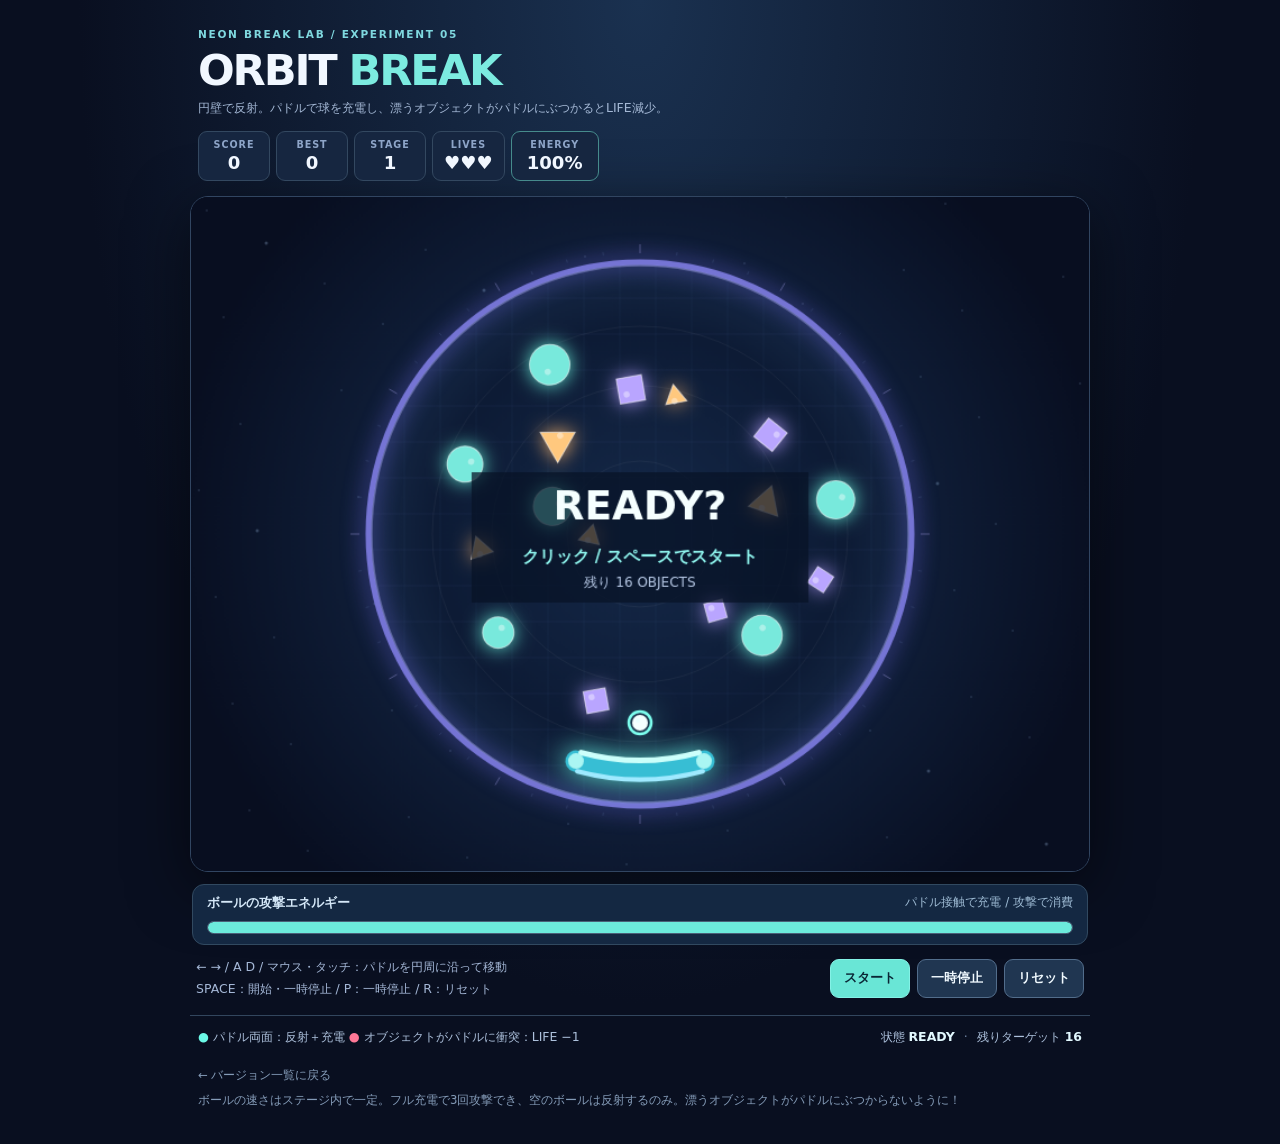
<file: games/v5-orbit.html>
<!doctype html>
<html lang="ja">
<head>
<meta charset="utf-8">
<meta name="viewport" content="width=device-width, initial-scale=1">
<meta name="theme-color" content="#080e20">
<title>ORBIT BREAK — 円形アリーナのブロック崩し</title>
<link rel="stylesheet" href="../orbit/style.css">
</head>
<body>
<main class="shell">
 <header>
  <div><p class="eyebrow"><a href="../index.html">NEON BREAK LAB</a> / EXPERIMENT 05</p><h1>ORBIT <em>BREAK</em></h1><p class="subtitle">円壁で反射。パドルで球を充電し、漂うオブジェクトがパドルにぶつかるとLIFE減少。</p></div>
  <div class="scores" aria-label="スコアと進行状況">
   <div class="score"><small>SCORE</small><strong id="score">0</strong></div>
   <div class="score"><small>BEST</small><strong id="best">0</strong></div>
   <div class="score"><small>STAGE</small><strong id="level">1</strong></div>
   <div class="score"><small>LIVES</small><strong id="lives">♥♥♥</strong></div>
   <div class="score energy-score"><small>ENERGY</small><strong id="energy">100%</strong></div>
  </div>
 </header>
 <div class="arena-wrap"><canvas id="arena" width="800" height="600" role="img" aria-label="円形フィールドを漂う図形をボールで壊すゲーム。パドルはどちら側でも反射して充電。エネルギーが空のボールは無害に反射。漂う図形がパドルに当たるとLIFEを失う。"></canvas></div>
 <div class="energy-panel"><div class="energy-caption"><strong>ボールの攻撃エネルギー</strong><span>パドル接触で充電 / 攻撃で消費</span></div><div class="energy-track" role="progressbar" aria-label="ボールのエネルギー" aria-valuemin="0" aria-valuemax="100" aria-valuenow="100"><span id="energy-fill" style="width:100%"></span></div></div>
 <div class="toolbar">
  <div class="instructions"><span>← → / A D / マウス・タッチ：パドルを円周に沿って移動</span><span>SPACE：開始・一時停止 / P：一時停止 / R：リセット</span></div>
  <div class="buttons"><button class="primary" id="start">スタート</button><button id="pause">一時停止</button><button id="reset">リセット</button></div>
 </div>
 <div class="info">
  <div class="legend"><span class="cyan">●</span> パドル両面：反射＋充電 <span class="pink">●</span> オブジェクトがパドルに衝突：LIFE −1</div>
  <div class="progress">状態 <b id="status">READY</b> <span class="bullet">·</span> 残りターゲット <b id="remaining">0</b></div>
 </div>
 <footer><a href="../index.html">← バージョン一覧に戻る</a><span>ボールの速さはステージ内で一定。フル充電で3回攻撃でき、空のボールは反射するのみ。漂うオブジェクトがパドルにぶつからないように！</span></footer>
</main>
<script src="../orbit/physics.js"></script>
<script src="../orbit/render.js"></script>
<script src="../orbit/game.js"></script>
</body>
</html>
</file>
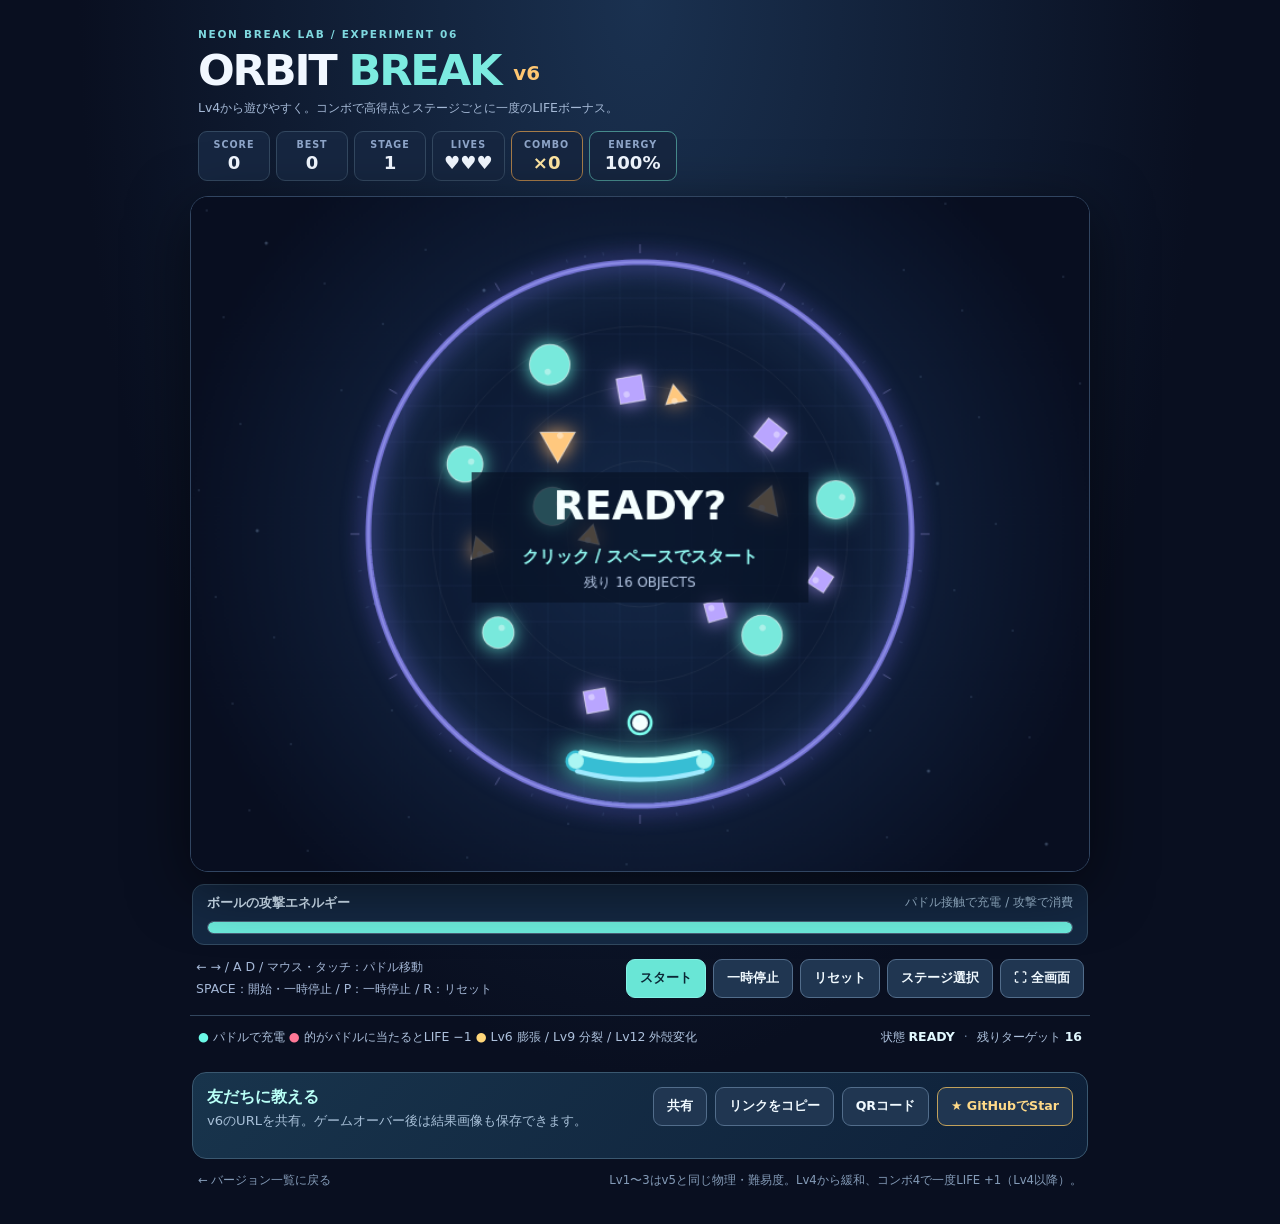
<file: games/v6-orbit.html>
<!doctype html>
<html lang="ja">
<head>
<meta charset="utf-8">
<meta name="viewport" content="width=device-width, initial-scale=1">
<meta name="theme-color" content="#080e20">
<meta name="description" content="ORBIT BREAK v6 — コンボと多彩な的、変化するアリーナで遊ぶ円形ブロック崩し">
<title>ORBIT BREAK v6 — COMBO &amp; MORPH</title>
<link rel="stylesheet" href="../orbit/style.css">
<link rel="stylesheet" href="../orbit/v6-style.css">
</head>
<body>
<main class="shell" id="game-shell">
 <header>
  <div><p class="eyebrow"><a href="../index.html">NEON BREAK LAB</a> / EXPERIMENT 06</p><h1>ORBIT <em>BREAK</em> <span class="version">v6</span></h1><p class="subtitle">Lv4から遊びやすく。コンボで高得点とステージごとに一度のLIFEボーナス。</p></div>
  <div class="scores" aria-label="スコアと進行状況">
   <div class="score"><small>SCORE</small><strong id="score">0</strong></div>
   <div class="score"><small>BEST</small><strong id="best">0</strong></div>
   <div class="score"><small>STAGE</small><strong id="level">1</strong></div>
   <div class="score"><small>LIVES</small><strong id="lives">♥♥♥</strong></div>
   <div class="score combo-score"><small>COMBO</small><strong id="combo">×0</strong></div>
   <div class="score energy-score"><small>ENERGY</small><strong id="energy">100%</strong></div>
  </div>
 </header>
 <div class="arena-wrap" id="arena-wrap"><button id="fullscreen-exit" class="fullscreen-exit" type="button" aria-label="全画面を終了">× 閉じる</button>
  <canvas id="arena" tabindex="0" width="800" height="600" role="img" aria-label="ORBIT BREAK v6。パドルでボールを充電して的を破壊し、的とパドルの衝突を避けるゲーム。Lv6から膨張、Lv9から分裂する的。Lv12から外殻が変化します。"></canvas>
 </div>
 <div class="energy-panel"><div class="energy-caption"><strong>ボールの攻撃エネルギー</strong><span>パドル接触で充電 / 攻撃で消費</span></div><div class="energy-track" role="progressbar" aria-label="ボールのエネルギー" aria-valuemin="0" aria-valuemax="100" aria-valuenow="100"><span id="energy-fill" style="width:100%"></span></div></div>
 <div class="toolbar">
  <div class="instructions"><span>← → / A D / マウス・タッチ：パドル移動</span><span>SPACE：開始・一時停止 / P：一時停止 / R：リセット</span></div>
  <div class="buttons"><button class="primary" id="start">スタート</button><button id="pause">一時停止</button><button id="reset">リセット</button><button id="stage-picker-open" aria-haspopup="dialog" aria-controls="stage-picker" aria-expanded="false">ステージ選択</button><button id="fullscreen" aria-pressed="false">⛶ 全画面</button></div>
 </div>
 <div class="info">
  <div class="legend"><span class="cyan">●</span> パドルで充電 <span class="pink">●</span> 的がパドルに当たるとLIFE −1 <span class="gold">●</span> Lv6 膨張 / Lv9 分裂 / Lv12 外殻変化</div>
  <div class="progress">状態 <b id="status">READY</b> <span class="bullet">·</span> 残りターゲット <b id="remaining">0</b></div>
 </div>
 <section class="stage-picker" id="stage-picker" role="dialog" aria-modal="true" aria-labelledby="stage-picker-heading" hidden>
  <div class="stage-picker-content">
   <div class="stage-picker-top"><div><h2 id="stage-picker-heading">ステージ選択</h2><p id="stage-progress">クリアしたステージと次の挑戦ステージを選べます。</p></div><button type="button" id="stage-picker-close" aria-label="ステージ選択を閉じる">× 閉じる</button></div>
   <p class="stage-picker-description">✓ CLEAR はクリア済み。NEXT は次に挑戦できるステージです。選ぶとスコア0・LIFE3でスタートします。進行状況はこのブラウザに保存されます。</p>
   <div id="stage-grid" class="stage-grid" aria-label="ステージ一覧"></div>
  </div>
 </section>
 <section class="result-panel" id="result" hidden aria-live="polite">
  <div><strong>GAME OVER — 記録</strong><p>最終ステージ <b id="final-stage">1</b> · スコア <b id="final-score">0</b> · 最大コンボ <b id="final-combo">0</b></p></div>
  <button class="primary" id="capture">結果をPNG画像に保存</button>
 </section>
 <section class="share-panel" aria-label="友だちに教える">
  <div><strong>友だちに教える</strong><p>v6のURLを共有。ゲームオーバー後は結果画像も保存できます。</p></div>
  <div class="share-actions">
   <button id="share">共有</button><button id="copy-link">リンクをコピー</button>
   <details class="qr-details"><summary>QRコード</summary><div class="qr-content"><img width="200" height="200" loading="lazy" alt="ORBIT BREAK v6のページを開くQRコード" src="https://api.qrserver.com/v1/create-qr-code/?size=200x200&amp;margin=8&amp;data=https%3A%2F%2F2rwa.github.io%2Ftmp-202611%2Fgames%2Fv6-orbit.html"><small>QRコードは外部サービスから取得します</small></div></details>
   <a class="star-link" href="https://github.com/2rwa/tmp-202611" target="_blank" rel="noopener noreferrer">★ GitHubでStar</a>
  </div>
  <p id="share-status" class="share-status" role="status" aria-live="polite"></p>
 </section>
 <footer><a href="../index.html">← バージョン一覧に戻る</a><span>Lv1〜3はv5と同じ物理・難易度。Lv4から緩和、コンボ4で一度LIFE +1（Lv4以降）。</span></footer>
</main>
<script src="../orbit/v6-specials.js"></script>
<script src="../orbit/v6-physics.js"></script>
<script src="../orbit/v6-render.js"></script>
<script src="../orbit/v6-fullscreen.js"></script>
<script src="../orbit/v6-stage-select.js"></script>
<script src="../orbit/v6-game.js"></script>
</body>
</html>
</file>
<file: fm-lab/style.css>
:root{color-scheme:dark;font-family:Inter,ui-sans-serif,system-ui,-apple-system,"Noto Sans JP",sans-serif;background:#0b1326;color:#eef5ff;font-size:15px}
*{box-sizing:border-box}body{margin:0;background:radial-gradient(ellipse 70% 500px at 70% -150px,#25446a,#0b1326 80%)}button,select,input{font:inherit}button{cursor:pointer}button:disabled{cursor:not-allowed;opacity:.45}a{color:inherit}
.shell{max-width:1190px;margin:0 auto;padding:26px clamp(14px,3.5vw,44px) 30px}
nav{display:flex;justify-content:space-between;gap:15px;align-items:center}
.back{text-decoration:none;font-size:.82rem;letter-spacing:.06em;color:#a8e8e3}
.eyebrow,.overline,.tag,.hint,.legend{font-size:.72rem;letter-spacing:.16em;color:#78a4bc}
.hero{padding-bottom:30px}.hero-grid{display:grid;grid-template-columns:1.6fr 1fr;gap:35px;align-items:center;padding:45px 0 25px}
.overline{color:#65e8d8;font-weight:800}
h1{font-weight:900;font-size:clamp(2.8rem,6.5vw,5.6rem);letter-spacing:-.075em;line-height:.99;margin:15px 0 25px;max-width:760px}
h1 span{display:block;color:#76eadc}.dot{display:inline;color:#ffba78}
.intro{color:#bbcadb;line-height:1.85;max-width:645px;margin:0}
.hero-formula{background:linear-gradient(155deg,#192a45,#101c32);border:1px solid #334764;padding:27px 22px;border-radius:22px;text-align:center;box-shadow:0 16px 40px #0003}
.chip{border:1px solid #627391;background:#263a54;padding:18px 12px;border-radius:12px;font-weight:800;letter-spacing:.12em}
.chip span{color:#6ff4e2;margin:0 6px}.chip.accent{border-color:#4bbaae;background:#14574f;color:#c0fff3}
.path{padding:18px;color:#6be9d9;font-size:1.25rem}.path small{display:block;font-size:.65rem;letter-spacing:.15em;color:#829ab5}
.legend{margin-top:23px;letter-spacing:.06em}
main{display:grid;gap:18px}.panel{background:linear-gradient(160deg,#13233c,#101d34);border:1px solid #2c405b;border-radius:20px;padding:clamp(17px,3.2vw,29px);box-shadow:0 9px 38px #0208122a}
.panelhead{display:flex;justify-content:space-between;align-items:center;gap:18px;flex-wrap:wrap;margin-bottom:20px}.tag{font-weight:800;color:#70e6d8}
h2{font-size:1.48rem;letter-spacing:-.03em;margin:6px 0 0}.hint{letter-spacing:0}
.presets{display:grid;grid-template-columns:repeat(4,minmax(0,1fr));gap:12px}
.preset{border:1px solid #314761;background:#152b44;color:#ddecfa;border-radius:14px;text-align:left;min-height:155px;padding:19px 15px;transition:background .15s,border-color .15s,transform .15s}
.preset:hover{border-color:#75dacd;transform:translateY(-2px)}.preset.selected{border-color:#6fe9d7;background:linear-gradient(135deg,#205455,#163449);box-shadow:inset 0 0 0 1px #51c5b3}
.preset .num{display:block;color:#6ae6d4;font-size:.69rem;letter-spacing:.16em;font-weight:800;margin-bottom:16px}
.preset strong{display:block;font-size:1.17rem;margin-bottom:10px}.preset small{display:block;font-size:.82rem;line-height:1.55;color:#bacddc}
.inline-tools{display:flex;align-items:center;gap:12px;color:#a8b9cd;font-size:.83rem}
select{background:#1a314c;border:1px solid #45627e;color:white;border-radius:9px;padding:9px 12px}
.ghost,.primary{border-radius:10px;padding:11px 17px;font-weight:800;border:1px solid #3a5b71;background:#1c344e;color:#d8f1ff}
.primary{background:#78e9d9;color:#092b31;border-color:#78e9d9}.primary:hover:not(:disabled){background:#a0fff0}
.ghost:hover{border-color:#80e6d8}
.keyboard{display:flex;height:170px;gap:2px;overflow-x:auto;padding:4px 4px 12px;touch-action:pan-x;scrollbar-color:#43657c transparent}
.key{position:relative;flex:1 0 48px;min-width:48px;border:1px solid #a7b9c6;border-radius:0 0 9px 9px;background:linear-gradient(#f4fbff,#bccedb);color:#20324b;display:flex;justify-content:center;align-items:flex-end;padding-bottom:12px;font-size:.77rem;font-weight:800;user-select:none;touch-action:none}
.key.black{height:105px;flex:0 0 31px;min-width:31px;margin:0 -17px;z-index:2;background:linear-gradient(#34445b,#0b1529);border-color:#13253b;color:#bdd1e2}
.key:active,.key.down{background:#61dacd;color:#072731;border-color:#81f9eb;box-shadow:inset 0 0 20px #21a9ad}
.key.black.down{background:#2aa994;color:#fff}
.playline{display:flex;align-items:center;gap:11px;flex-wrap:wrap;margin-top:12px}
#note-info{font-size:.83rem;color:#a4b7cc}
.visuals{display:grid;grid-template-columns:1fr 1fr;gap:15px;margin-top:25px}
.monitor{background:#0a162b;border:1px solid #263c58;border-radius:12px;min-width:0;overflow:hidden;padding:12px}
.monitorhead{display:flex;justify-content:space-between;align-items:center;color:#8eb7cc;font-size:.69rem;letter-spacing:.14em}
.monitorhead strong{color:#70eadb}canvas{display:block;width:100%;height:175px;margin-top:8px}
.section-copy{color:#b5c6d6;line-height:1.75;margin:-7px 0 23px;max-width:880px}
.controls{display:grid;grid-template-columns:repeat(2,minmax(0,1fr));gap:16px 30px}
.control{background:#101f35;border:1px solid #2c415b;padding:16px;border-radius:11px}
.control .controlhead{display:flex;justify-content:space-between;align-items:baseline;gap:10px;margin-bottom:12px}
.control label{font-weight:700;font-size:.89rem}.control output{font-variant-numeric:tabular-nums;color:#75ead9;font-weight:800}
input[type=range]{appearance:none;-webkit-appearance:none;width:100%;height:6px;border-radius:8px;background:#345470;cursor:pointer}
input[type=range]::-webkit-slider-thumb{appearance:none;width:18px;height:18px;border-radius:50%;background:#7ff0e0;border:3px solid #1f4c59}
input[type=range]::-moz-range-thumb{width:15px;height:15px;border-radius:50%;background:#7ff0e0}
.math{color:#a0b7ca;font-size:.83rem;line-height:1.75;margin-top:22px}
.math summary{cursor:pointer;color:#8ce4da}
.fit-panel{border-color:#406278;background:linear-gradient(155deg,#172b43,#101f37)}
.fit-row{display:flex;align-items:center;gap:12px;flex-wrap:wrap}.upload{display:inline-block;background:#223b56;border:1px dashed #7b9fb0;border-radius:10px;padding:12px 16px;cursor:pointer;font-weight:700}
.upload input{max-width:200px;display:none}.filename{font-size:.83rem;color:#b2c6d9;word-break:break-all}.secondary{margin-top:14px;color:#a8bdcd;font-size:.88rem}audio{max-width:min(350px,100%);height:35px}
.progress{margin-top:19px;width:100%;height:6px;background:#284058;border-radius:8px;overflow:hidden}
#progress-fill{background:#80f2d8;width:0;height:100%;transition:width .2s}
#fit-status{color:#bfe4e4;line-height:1.6;font-size:.84rem}
.caveat{font-size:.76rem;color:#8ea7bb;line-height:1.7;border-top:1px solid #2e4a5d;padding-top:12px}
footer{display:flex;justify-content:space-between;gap:15px;flex-wrap:wrap;font-size:.73rem;letter-spacing:.03em;color:#8aa4b9;margin-top:25px;padding-bottom:15px}
footer a{color:#91e5da}
button:focus-visible,a:focus-visible,input:focus-visible,select:focus-visible,.key:focus-visible{outline:3px solid #ffce89;outline-offset:3px}
@media(max-width:820px){.hero-grid{grid-template-columns:1fr}.hero-formula{display:none}.presets{grid-template-columns:repeat(2,minmax(0,1fr))}.visuals{grid-template-columns:1fr}}
@media(max-width:520px){.shell{padding-top:17px}.hero-grid{padding:30px 0 12px}.presets{gap:8px}.preset{min-height:150px;padding:12px}.preset strong{font-size:1rem}.controls{grid-template-columns:1fr}.inline-tools{flex-wrap:wrap}.key{flex-basis:42px;min-width:42px}.key.black{margin:0 -15px}}
@media(prefers-reduced-motion:reduce){.preset,.progress #progress-fill{transition:none}.preset:hover{transform:none}}
</file>
<file: translate/style.css>
:root{font-family:system-ui,-apple-system,"Noto Sans JP",sans-serif;color-scheme:dark;background:#091622;color:#ecf6fb}
*{box-sizing:border-box}body{margin:0;min-height:100vh;background:radial-gradient(circle at 84% 0%,#17465388,transparent 42%),#091622}
a{color:#86ebd2}button,textarea,select{font:inherit}button,select{border:1px solid #36546a;border-radius:10px;background:#112a38;color:#e5f5fa;padding:10px 13px}
button{cursor:pointer}button:disabled{opacity:.36;cursor:not-allowed}button:focus-visible,select:focus-visible,textarea:focus-visible,a:focus-visible{outline:2px solid #8cffdb;outline-offset:3px}
button.primary{color:#052a25;background:#85eed4;font-weight:750;border-color:#8decd5}button.primary:not(:disabled):hover{background:#b5ffe9}
.wrap{max-width:1080px;margin:auto;padding:26px clamp(16px,4vw,42px) 60px}nav{display:flex;justify-content:space-between;gap:20px;font-size:.76rem;letter-spacing:.1em;color:#88adbf;font-weight:700}
nav a{text-decoration:none}header{padding:48px 0 24px}.eyebrow{color:#83dfcd;font-size:.76rem;font-weight:800;letter-spacing:.19em}h1{margin:12px 0;font-size:clamp(3rem,9vw,6.4rem);line-height:.98;letter-spacing:-.055em}h1 em{color:#84e9d2;font-style:normal}h1 span{color:#8cb1cc}.lede{max-width:730px;color:#b6cbd7;line-height:1.85}
.card{background:linear-gradient(150deg,#102735,#0c1c2a);border:1px solid #2a5260;border-radius:20px;margin:20px 0;padding:clamp(18px,3vw,28px);box-shadow:0 18px 60px #0003}
.heading{display:flex;justify-content:space-between;align-items:center;gap:15px;flex-wrap:wrap;margin-bottom:20px}.heading h2{margin:0;color:#a9cecc;letter-spacing:.13em;font-size:.85rem}.pill{font-size:.75rem;color:#9ef8e3;border:1px solid #37645b;padding:6px 11px;border-radius:99px}.pill.neutral{color:#b3cce4;border-color:#486078}
.toolbar,.languages,.actions{display:flex;gap:12px;flex-wrap:wrap;align-items:end}.toolbar label,.languages label{display:flex;flex-direction:column;gap:7px;font-size:.8rem;color:#a8c3d3}
.toolbar select{min-width:260px}progress{width:100%;height:10px;accent-color:#80ead2;margin:20px 0 8px}.subline{display:flex;justify-content:space-between;gap:14px;align-items:center;color:#afd3dc;font-size:.88rem;line-height:1.6}.subline small{white-space:nowrap;color:#7cacc2}#status[data-state=error]{color:#ffabac}#status[data-state=ready]{color:#9bffe5}.note{font-size:.75rem;line-height:1.75;color:#9eb7c7}
.languages{margin-bottom:20px}.languages label{min-width:130px}.languages select{min-width:130px}
.columns{display:grid;grid-template-columns:1fr 1fr;gap:16px}.columns>div>label{display:block;color:#a9ccdd;margin-bottom:7px;font-size:.84rem}
textarea{display:block;width:100%;resize:vertical;min-height:85px;background:#081723;border-color:#31536b;padding:16px;line-height:1.75}textarea[readonly]{background:#0e2230}
details{border-top:1px solid #325366;margin-top:22px;padding-top:17px}summary{cursor:pointer;color:#b8e6e4;font-size:.88rem}.options{display:grid;grid-template-columns:1fr 1fr;gap:14px;margin-top:16px}.options label{font-size:.83rem;color:#acc8d8}.options textarea,.options select{margin-top:8px}.options label:last-child{grid-column:1/-1}
.actions{margin-top:22px}.actions button{min-width:140px}.actions span{margin-left:auto;color:#99c2ce;font-size:.8rem}
footer{border-top:1px solid #2d4a5b;margin-top:45px;padding-top:20px;color:#93aeba;line-height:1.9;font-size:.78rem}footer p{max-width:790px}
@media(max-width:670px){.columns,.options{grid-template-columns:1fr}nav span{font-size:.65rem}h1{font-size:3rem}.languages{align-items:center}.actions span{width:100%;margin:0}}

nav{flex-wrap:wrap;align-items:center}.github-star{display:flex;align-items:center;min-height:28px;letter-spacing:normal}
</file>
<file: orbit/style.css>
:root{color-scheme:dark;font-family:system-ui,-apple-system,BlinkMacSystemFont,"Hiragino Kaku Gothic ProN","Noto Sans JP",sans-serif}
*{box-sizing:border-box}
body{margin:0;min-height:100vh;padding:18px 12px 36px;background:radial-gradient(ellipse at 50% 0,#1a3150,#090f20 62%);color:#f1f7ff}
.shell{max-width:900px;margin:0 auto}
header{display:flex;align-items:flex-end;justify-content:space-between;gap:14px;flex-wrap:wrap;padding:10px 8px 15px}
.eyebrow{letter-spacing:.16em;font-size:.66rem;color:#7fd8df;font-weight:750;margin:0 0 9px}
.eyebrow a,footer a{color:inherit;text-decoration:none}
.eyebrow a:hover,footer a:hover{text-decoration:underline}
h1{margin:0;font-size:clamp(1.5rem,4vw,2.7rem);font-weight:900;letter-spacing:-.05em;line-height:1}
h1 em{font-style:normal;color:#7cebe0}
.subtitle{color:#a4b8d5;font-size:.78rem;margin:8px 0 0}
.scores{display:flex;gap:6px;flex-wrap:wrap}
.score{padding:7px 11px;border:1px solid #334860;border-radius:9px;min-width:72px;text-align:center;background:#162640}
.score small{display:block;font-size:.6rem;color:#8ea5c8;letter-spacing:.1em;font-weight:750}
.score strong{display:block;white-space:nowrap;margin-top:2px;font-size:1.13rem;font-variant-numeric:tabular-nums}
.arena-wrap{overflow:hidden;border-radius:18px;border:1px solid #314561;background:#070d1d;box-shadow:0 15px 60px #0008}
canvas{display:block;width:100%;height:auto;aspect-ratio:4/3;touch-action:none;cursor:crosshair}
.toolbar{display:flex;justify-content:space-between;align-items:center;gap:10px;flex-wrap:wrap;padding:13px 6px}
.instructions{display:flex;flex-direction:column;gap:4px;font-size:.78rem;line-height:1.5;color:#a5b8d7}
.buttons{display:flex;gap:7px}
button{cursor:pointer;background:#203651;border:1px solid #526d8b;color:#f1faff;border-radius:9px;font:700 .79rem system-ui;padding:10px 13px}
button:hover{background:#345472}
button.primary{background:#69e6d6;color:#0a2635;border-color:#84f2e6}
button.primary:hover{background:#a9fff2}
button:focus-visible,a:focus-visible{outline:3px solid #ffe19a;outline-offset:3px}
.info{display:flex;justify-content:space-between;gap:12px;align-items:center;flex-wrap:wrap;border-top:1px solid #32465e;margin-top:3px;padding:11px 8px;color:#adc1dc;font-size:.78rem;line-height:1.6}
.legend .cyan{color:#6bf9e7}.legend .pink{color:#ff7897}.bullet{padding:0 5px;color:#6e82a0}
.progress b{color:#e2f9ff;font-variant-numeric:tabular-nums}
footer{margin:10px 8px 0;display:flex;justify-content:space-between;gap:10px;flex-wrap:wrap;font-size:.73rem;color:#849bb7}
@media(max-width:600px){.shell{width:100%}.toolbar{justify-content:center}.instructions{text-align:center}.buttons{width:100%;justify-content:center}.info{justify-content:center;text-align:center}.score{min-width:60px;padding:7px 6px}}

.energy-panel{border:1px solid #314960;border-radius:12px;background:#142842;margin:12px 2px 0;padding:10px 14px}
.energy-caption{display:flex;justify-content:space-between;gap:10px;flex-wrap:wrap;font-size:.79rem;color:#d5e8f8;margin-bottom:9px}
.energy-caption span{font-size:.74rem;color:#9ebbd4}
.energy-track{height:13px;background:#334358;border:1px solid #4b6078;border-radius:20px;overflow:hidden}
.energy-track span{height:100%;display:block;border-radius:20px;background:#6cebdc;box-shadow:0 0 14px #5febda84;transition:width .16s linear,background .16s linear}
.score.energy-score{min-width:88px;border-color:#468b8c}
</file>
<file: orbit/v6-style.css>
/* ORBIT BREAK v6 additions. v5 styles stay unchanged. */
.version{font-size:.46em;vertical-align:middle;letter-spacing:.01em;color:#ffc772}
.combo-score{border-color:#a67b48}
.combo-score strong{color:#ffe6a2}
.legend .gold{color:#ffd77a}
.buttons{flex-wrap:wrap;justify-content:center}
button{touch-action:manipulation}
.result-panel,.share-panel{border:1px solid #3a5870;border-radius:14px;background:linear-gradient(130deg,#18344c,#0e2039);padding:14px;margin:14px 2px;display:flex;align-items:center;gap:14px;flex-wrap:wrap}
.result-panel{border-color:#d0a763;box-shadow:0 0 30px #bf965e2b}
.result-panel strong{font-size:1.09rem;color:#ffdb93}
.result-panel p,.share-panel p{margin:4px 0 0;color:#a8c0d8;font-size:.82rem}
.result-panel b{color:#fff}
.result-panel button{margin-left:auto}
.share-panel{align-items:start;justify-content:space-between}
.share-panel>div:first-child strong{color:#b9fff6}
.share-actions{display:flex;align-items:center;flex-wrap:wrap;gap:8px}
.star-link,.qr-details summary{display:inline-flex;align-items:center;cursor:pointer;border-radius:9px;padding:10px 13px;border:1px solid #526d8b;background:#203651;color:#f1faff;text-decoration:none;font-size:.79rem;font-weight:750}
.star-link:hover,.qr-details summary:hover{background:#345472}
.star-link{border-color:#c1a15b;color:#ffda88}
.qr-details{position:relative}
.qr-details[open] .qr-content{position:absolute;z-index:10;right:0;top:calc(100% + 8px);display:flex;flex-direction:column;gap:5px;border:1px solid #526d8b;padding:10px;background:#f9ffff;border-radius:12px;box-shadow:0 12px 35px #0009}
.qr-content img{display:block;width:200px;height:200px;max-width:none}
.qr-content small{color:#40576a;font-size:.68rem;text-align:center}
.share-status{width:100%;margin:0!important;min-height:0;color:#8ff1dc!important}
[hidden]{display:none!important}

/* Fullscreen keeps the complete HUD while maximizing the physical arena. */
.arena-wrap{position:relative}
.fullscreen-exit{display:none;position:absolute;top:8px;right:8px;z-index:6;background:#091727ed;border-color:#9bbbd4}
:is(#game-shell:fullscreen,#game-shell:-webkit-full-screen,body.v6-immersive #game-shell){
 position:fixed;inset:0;max-width:none;width:100vw;height:100vh;height:100dvh;
 margin:0;padding:env(safe-area-inset-top) max(4px,env(safe-area-inset-right)) env(safe-area-inset-bottom) max(4px,env(safe-area-inset-left));
 background:#070d1c;display:grid;grid-template-columns:minmax(0,1fr);
 grid-template-rows:auto minmax(0,1fr) auto auto auto;gap:2px;overflow:hidden;
}
:is(#game-shell:fullscreen,#game-shell:-webkit-full-screen,body.v6-immersive #game-shell) header{padding:3px 0;display:block;min-width:0}
:is(#game-shell:fullscreen,#game-shell:-webkit-full-screen,body.v6-immersive #game-shell) header>div:first-child{display:none}
:is(#game-shell:fullscreen,#game-shell:-webkit-full-screen,body.v6-immersive #game-shell) .scores{display:grid;grid-template-columns:repeat(6,minmax(0,1fr));gap:4px;width:100%}
:is(#game-shell:fullscreen,#game-shell:-webkit-full-screen,body.v6-immersive #game-shell) .score{min-width:0;padding:3px 4px;border-radius:6px}
:is(#game-shell:fullscreen,#game-shell:-webkit-full-screen,body.v6-immersive #game-shell) .score small{font-size:.57rem}
:is(#game-shell:fullscreen,#game-shell:-webkit-full-screen,body.v6-immersive #game-shell) .score strong{font-size:clamp(.8rem,2vw,1.2rem)}
:is(#game-shell:fullscreen,#game-shell:-webkit-full-screen,body.v6-immersive #game-shell) .arena-wrap{width:100%;height:100%;min-height:0;border:0;border-radius:0;box-shadow:none;overflow:hidden;display:block}
:is(#game-shell:fullscreen,#game-shell:-webkit-full-screen,body.v6-immersive #game-shell) .arena-wrap canvas{width:100%;height:100%;max-width:none;max-height:none;aspect-ratio:auto;display:block}
:is(#game-shell:fullscreen,#game-shell:-webkit-full-screen,body.v6-immersive #game-shell) .fullscreen-exit{display:block}
:is(#game-shell:fullscreen,#game-shell:-webkit-full-screen,body.v6-immersive #game-shell) .energy-panel{margin:0;padding:4px 8px;border-radius:7px}
:is(#game-shell:fullscreen,#game-shell:-webkit-full-screen,body.v6-immersive #game-shell) .energy-caption{margin:0 0 3px;font-size:.68rem}
:is(#game-shell:fullscreen,#game-shell:-webkit-full-screen,body.v6-immersive #game-shell) .energy-caption span{font-size:.65rem}
:is(#game-shell:fullscreen,#game-shell:-webkit-full-screen,body.v6-immersive #game-shell) .energy-track{height:7px}
:is(#game-shell:fullscreen,#game-shell:-webkit-full-screen,body.v6-immersive #game-shell) .toolbar{padding:2px;justify-content:center}
:is(#game-shell:fullscreen,#game-shell:-webkit-full-screen,body.v6-immersive #game-shell) .toolbar .instructions{display:none}
:is(#game-shell:fullscreen,#game-shell:-webkit-full-screen,body.v6-immersive #game-shell) .buttons{width:auto;gap:4px}
:is(#game-shell:fullscreen,#game-shell:-webkit-full-screen,body.v6-immersive #game-shell) .buttons button{font-size:.71rem;padding:6px 9px}
:is(#game-shell:fullscreen,#game-shell:-webkit-full-screen,body.v6-immersive #game-shell) .info{padding:2px 5px;margin:0;justify-content:center;font-size:.7rem}
:is(#game-shell:fullscreen,#game-shell:-webkit-full-screen,body.v6-immersive #game-shell) .info .legend{display:none}
:is(#game-shell:fullscreen,#game-shell:-webkit-full-screen,body.v6-immersive #game-shell) .share-panel,
:is(#game-shell:fullscreen,#game-shell:-webkit-full-screen,body.v6-immersive #game-shell) footer{display:none}
:is(#game-shell:fullscreen,#game-shell:-webkit-full-screen,body.v6-immersive #game-shell) .result-panel:not([hidden]){
 position:absolute;z-index:7;top:50%;left:50%;transform:translate(-50%,-50%);
 max-width:95vw;justify-content:center;box-shadow:0 0 60px #000c;
}
@media(max-width:600px){
 :is(#game-shell:fullscreen,#game-shell:-webkit-full-screen,body.v6-immersive #game-shell) .scores{grid-template-columns:repeat(3,minmax(0,1fr))}
 :is(#game-shell:fullscreen,#game-shell:-webkit-full-screen,body.v6-immersive #game-shell) .energy-caption span{display:none}
 :is(#game-shell:fullscreen,#game-shell:-webkit-full-screen,body.v6-immersive #game-shell) .buttons button{padding:5px 7px}
}

/* Stage picker is inside the fullscreen shell and works in regular play too. */
.stage-picker{position:fixed;inset:0;z-index:50;padding:16px;display:flex;align-items:center;justify-content:center;background:#030917e8}
.stage-picker-content{width:min(620px,100%);max-height:min(88vh,88dvh);overflow:auto;padding:18px;border-radius:18px;border:1px solid #698da8;background:linear-gradient(145deg,#17314a,#091527);box-shadow:0 18px 90px #000d}
.stage-picker-top{display:flex;align-items:flex-start;justify-content:space-between;gap:12px}
.stage-picker-top h2{margin:0;color:#abffec;font-size:1.22rem}
.stage-picker-top p{margin:5px 0 0;color:#c4d9eb;font-size:.82rem}
.stage-picker-description{margin:13px 0;color:#abc7dc;font-size:.77rem;line-height:1.6}
.stage-grid{display:grid;grid-template-columns:repeat(auto-fit,minmax(76px,1fr));gap:8px}
.stage-tile{display:flex;flex-direction:column;justify-content:center;align-items:center;min-height:57px;padding:7px 3px;font-size:.92rem;font-weight:850}
.stage-tile small{font-size:.59rem;margin-top:3px;letter-spacing:.03em}
.stage-tile.is-cleared{color:#a4f7df;border-color:#3a978a;background:#145047}
.stage-tile.is-next{color:#142536;border-color:#ffe5a1;background:#f4cf84}
.stage-tile.is-next:hover{background:#ffe5aa}
.stage-tile.is-locked{color:#8495a8;border-color:#33485e;background:#192538;opacity:.55;cursor:not-allowed}
.stage-tile:disabled:hover{background:#192538}
#stage-picker-open[aria-expanded="true"]{border-color:#ffe5a1}
@media(max-width:600px){
 .stage-picker-content{padding:13px}
 .stage-grid{grid-template-columns:repeat(4,minmax(0,1fr));gap:5px}
 .stage-tile{min-height:51px}
}
</file>
